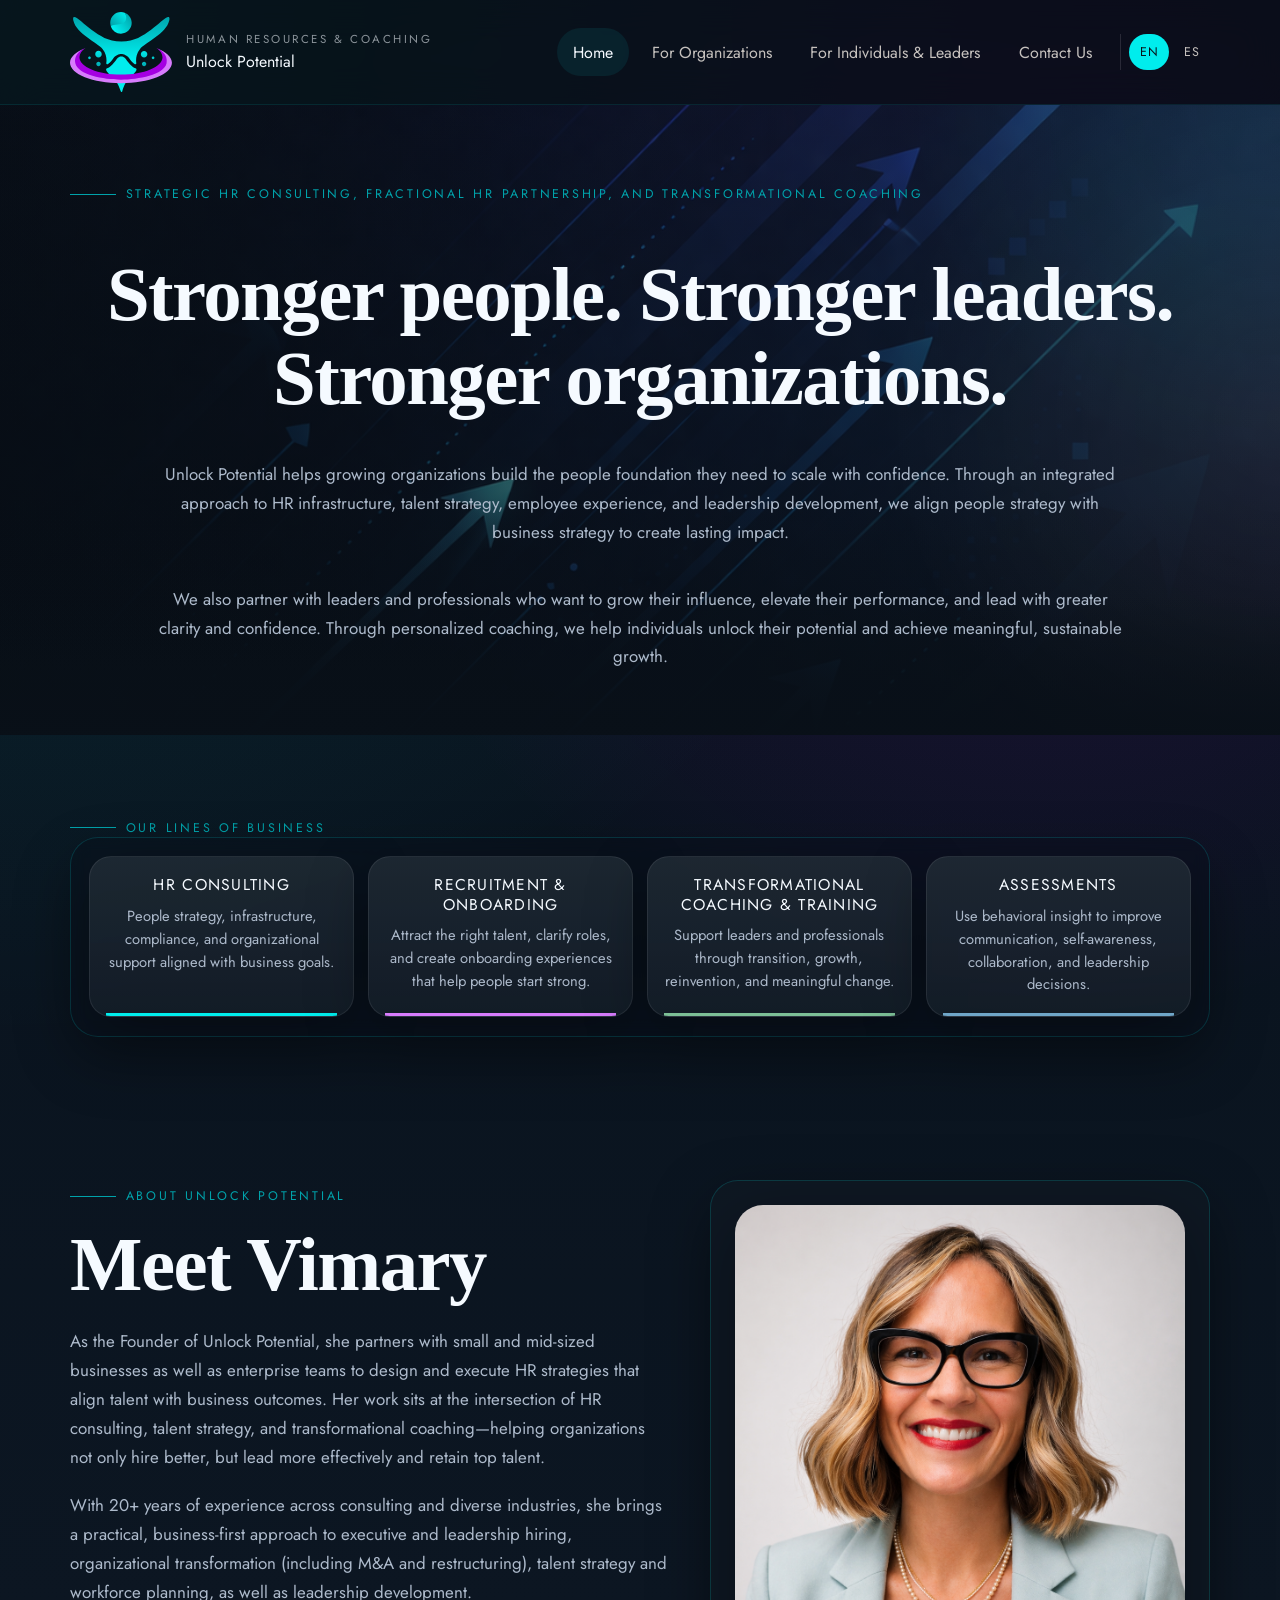
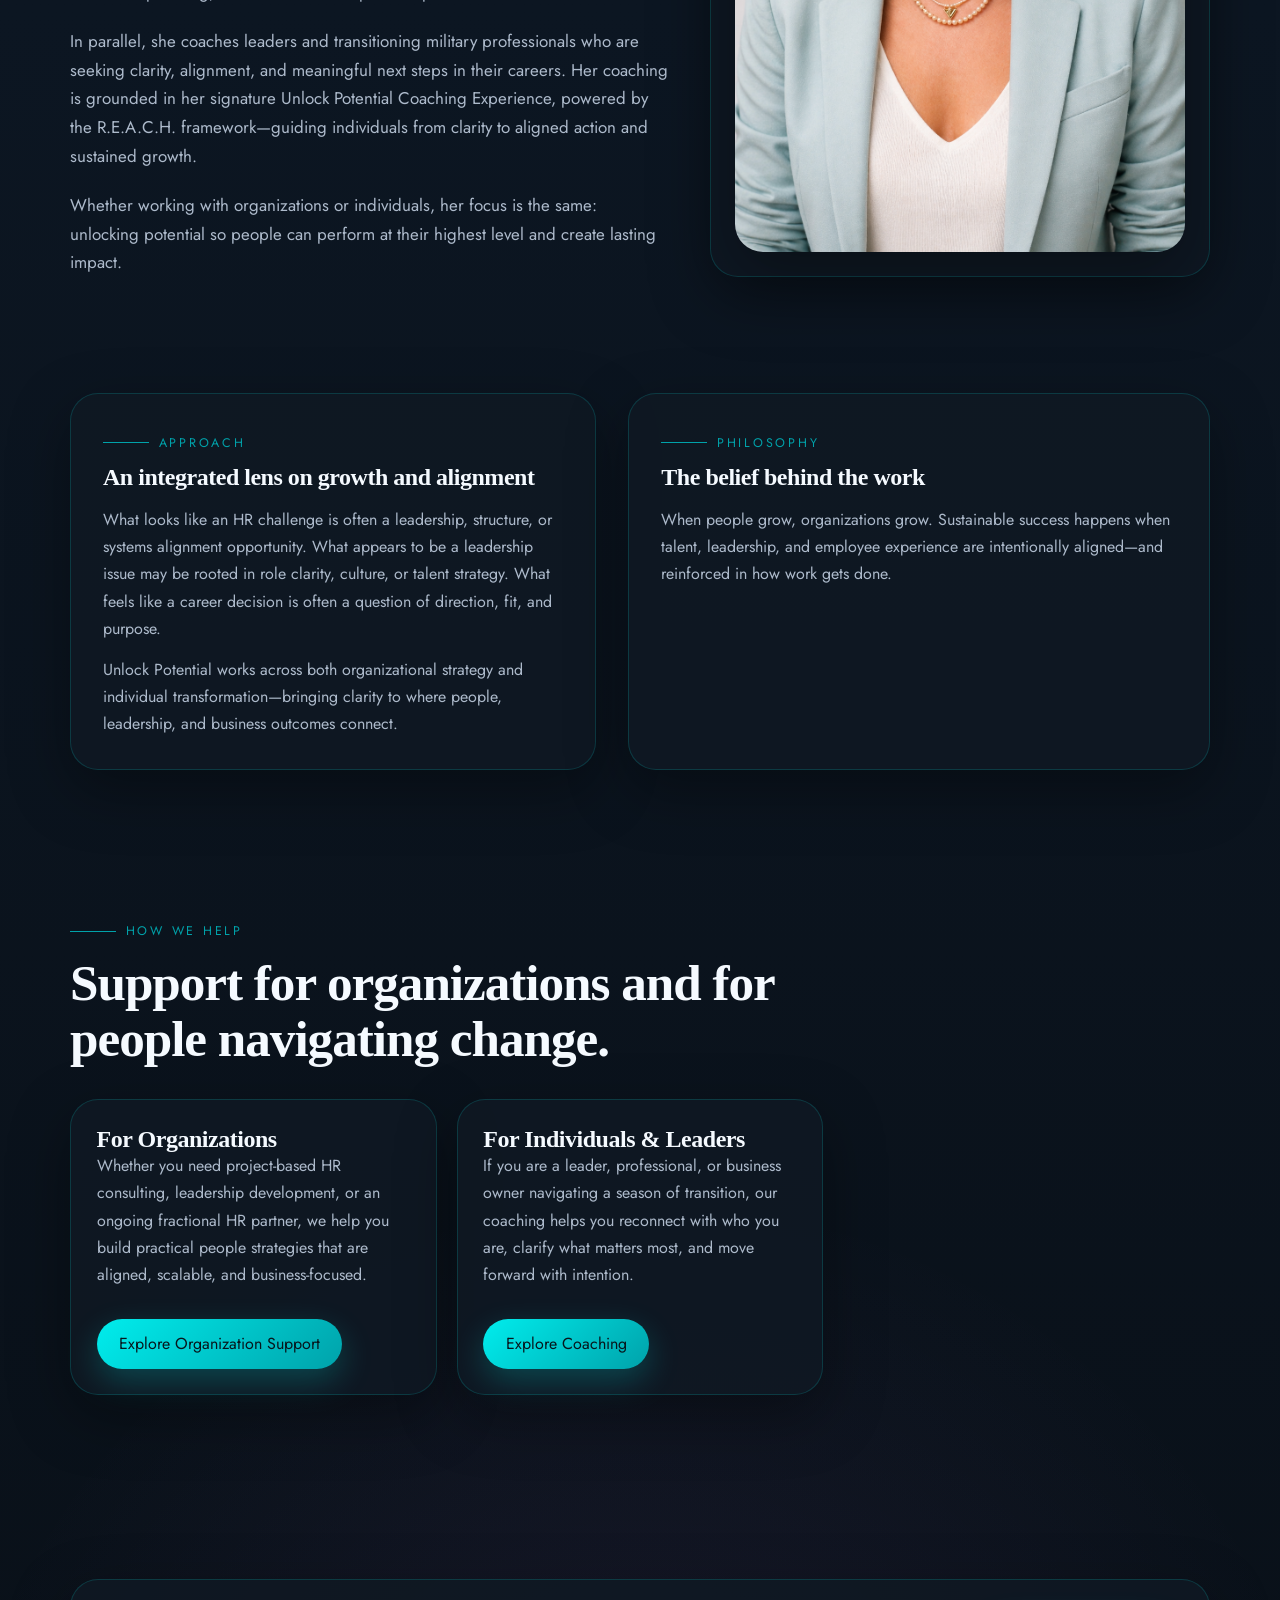
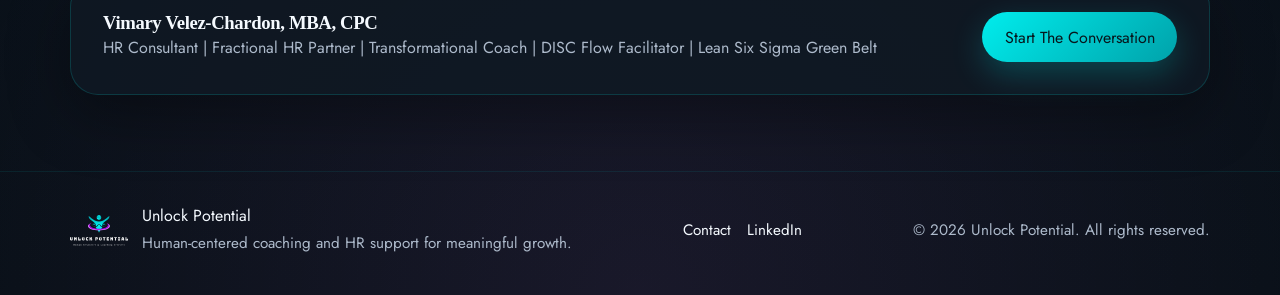
<file: index.html>
<!DOCTYPE html>
<html lang="en">
<head>
  <meta charset="utf-8">
  <meta name="viewport" content="width=device-width, initial-scale=1">
  <title>Unlock Potential | Human Resources & Coaching</title>
  <meta name="description" content="Unlock Potential helps individuals and organizations grow through human resources consulting, leadership coaching, DISC Flow assessments, and practical people strategy.">
  <link rel="alternate" hreflang="en" href="./index.html">
  <link rel="alternate" hreflang="es" href="./es/index.html">
  <link rel="icon" href="./assets/images/up_no_letters.svg" type="image/svg+xml">
  <link rel="stylesheet" href="./assets/styles/site.css">
</head>
<body data-page="home">
  <div class="page-shell">
    <div data-include="./partials/header.html"></div>

    <main>
      <section class="hero">
        <div class="container hero__grid">
          <span class="eyebrow reveal">Strategic HR Consulting, Fractional HR Partnership, and Transformational Coaching</span>
          <div class="hero__content reveal">
            <h1>Stronger people. Stronger leaders. Stronger organizations.</h1>
            <p>Unlock Potential helps growing organizations build the people foundation they need to scale with confidence. Through an integrated approach to HR infrastructure, talent strategy, employee experience, and leadership development, we align people strategy with business strategy to create lasting impact.</p>
            <p>We also partner with leaders and professionals who want to grow their influence, elevate their performance, and lead with greater clarity and confidence. Through personalized coaching, we help individuals unlock their potential and achieve meaningful, sustainable growth.</p>
            <!-- <div class="hero__actions">
              <a class="button" href="./hr-consulting.html">For Organizations</a>
              <a class="button-secondary" href="./coaching-services.html">For Individuals & Leaders</a>
            </div> -->
          </div>
        </div>
      </section>

      <section class="section">
        <div class="container">
          <div>
            <span class="eyebrow">Our Lines of Business</span>
            <div class="hero-card hero-card--ambient reveal delay-1">
              <div class="hero-card__details">
                <div class="metric-card metric-card--teal">
                  <strong>HR Consulting</strong>
                  <span>People strategy, infrastructure, compliance, and organizational support aligned with business goals.</span>
                </div>
                <div class="metric-card metric-card--purple">
                  <strong>Recruitment & Onboarding</strong>
                  <span>Attract the right talent, clarify roles, and create onboarding experiences that help people start strong.</span>
                </div>
                <div class="metric-card metric-card--green">
                  <strong>Transformational Coaching & Training</strong>
                  <span>Support leaders and professionals through transition, growth, reinvention, and meaningful change.</span>
                </div>
                <div class="metric-card metric-card--blue">
                  <strong>Assessments</strong>
                  <span>Use behavioral insight to improve communication, self-awareness, collaboration, and leadership decisions.</span>
                </div>
              </div>
            </div>
          </div>
          </div>
      </section>

       <!-- <section class="section">
        <div class="container split-section">
          <div class="section-heading reveal">
            <span class="eyebrow">About The Practice</span>
            <h2>People strategy that moves growth forward.</h2>
            <p>Your people strategy should do more than solve current situations. It should reduce risk, support growth, strengthen leadership, and create an employee experience where people can do their best work. Unlock Potential partners with organizations and individuals navigating change to bring more structure, clarity, and alignment to what comes next.</p>
          </div>
          <div class="story-panel hero-card reveal delay-1">
            <p>Led by Vimary Velez-Chardon, Unlock Potential brings together HR consulting, coaching, behavioral insight, and process improvement to support healthier organizations and stronger leadership.</p>
          </div>
        </div>
      </section>  -->

      <section class="page-hero">
        <div class="container page-hero__grid">
          <div class="reveal">
            <span class="eyebrow">About Unlock Potential</span>
            <h1>Meet Vimary</h1>
            <p>As the Founder of Unlock Potential, she partners with small and mid-sized businesses as well as enterprise teams to design and execute HR strategies that align talent with business outcomes. Her work sits at the intersection of HR consulting, talent strategy, and transformational coaching—helping organizations not only hire better, but lead more effectively and retain top talent.</p>
            <p>With 20+ years of experience across consulting and diverse industries, she brings a practical, business-first approach to executive and leadership hiring, organizational transformation (including M&A and restructuring), talent strategy and workforce planning, as well as leadership development.</p>
            <p>In parallel, she coaches leaders and transitioning military professionals who are seeking clarity, alignment, and meaningful next steps in their careers. Her coaching is grounded in her signature Unlock Potential Coaching Experience, powered by the R.E.A.C.H. framework—guiding individuals from clarity to aligned action and sustained growth.</p>
            <p>Whether working with organizations or individuals, her focus is the same: unlocking potential so people can perform at their highest level and create lasting impact.</p>
          </div>
          <div class="page-hero__panel hero-card reveal delay-1">
            <img class="wide-image page-hero__image--taller" src="./assets/images/vimary1.PNG" alt="Vimary Velez-Chardon portrait">
          </div>
        </div>
      </section>

      <section class="section">
        <div class="container split-section">
          <div class="story-panel hero-card reveal">
            <span class="eyebrow">Approach</span>
            <h2>An integrated lens on growth and alignment</h2>
            <p>What looks like an HR challenge is often a leadership, structure, or systems alignment opportunity. What appears to be a leadership issue may be rooted in role clarity, culture, or talent strategy. What feels like a career decision is often a question of direction, fit, and purpose.</p>
            <p>Unlock Potential works across both organizational strategy and individual transformation—bringing clarity to where people, leadership, and business outcomes connect.</p>
          </div>
          <div class="story-panel hero-card reveal delay-1">
            <span class="eyebrow">Philosophy</span>
            <h2>The belief behind the work</h2>
            <p>When people grow, organizations grow. Sustainable success happens when talent, leadership, and employee experience are intentionally aligned—and reinforced in how work gets done.</p>
          </div>
        </div>
      </section>





      <!-- <section class="section">
        <div class="container">
          <div class="section-heading reveal">
            <span class="eyebrow">People Strategy Framework</span>
            <h2>Four pillars. One integrated approach.</h2>
            <p>Our people strategy framework is designed to support the full employee and leadership lifecycle. Each pillar strengthens the others, so your organization builds more than isolated HR fixes. You build a stronger people ecosystem.</p>
          </div>
          <div class="info-grid">
            <article class="info-card reveal">
              <h3>HR Consulting & Infrastructure</h3>
              <p>Build the foundation your business needs to operate with confidence, reduce risk, and stay compliant.</p>
            </article>
            <article class="info-card reveal delay-1">
              <h3>Talent Strategy</h3>
              <p>Attract, assess, and place the right people in the right roles for long-term growth.</p>
            </article>
            <article class="info-card reveal delay-2">
              <h3>Employee Experience & Wellbeing</h3>
              <p>Create an environment where people feel valued, supported, and equipped to perform.</p>
            </article>
            <article class="info-card reveal">
              <h3>Leadership Development</h3>
              <p>Develop stronger managers and leaders who can communicate clearly, build trust, and drive results.</p>
            </article>
          </div>
        </div>
      </section> -->

      <section class="section">
        <div class="container">
          <div class="section-heading reveal">
            <span class="eyebrow">How We Help</span>
            <h2>Support for organizations and for people navigating change.</h2>
          </div>
          <div class="info-grid">
            <article class="info-card reveal">
              <h3>For Organizations</h3>
              <p>Whether you need project-based HR consulting, leadership development, or an ongoing fractional HR partner, we help you build practical people strategies that are aligned, scalable, and business-focused.</p>
              <div class="cta-row">
                <a class="button" href="./hr-consulting.html">Explore Organization Support</a>
              </div>
            </article>
            <article class="info-card reveal delay-1">
              <h3>For Individuals & Leaders</h3>
              <p>If you are a leader, professional, or business owner navigating a season of transition, our coaching helps you reconnect with who you are, clarify what matters most, and move forward with intention.</p>
              <div class="cta-row">
                <a class="button" href="./coaching-services.html">Explore Coaching</a>
              </div>
            </article>
          </div>
        </div>
      </section>

      <section class="section">
        <div class="container">
          <div class="cta-band hero-card reveal">
            <div>
              <h3>Vimary Velez-Chardon, MBA, CPC</h3>
              <p>HR Consultant | Fractional HR Partner | Transformational Coach | DISC Flow Facilitator | Lean Six Sigma Green Belt</p>
            </div>
            <a class="button" href="./contact-us.html">Start The Conversation</a>
          </div>
        </div>
      </section>
    </main>

    <!-- Footer -->
    <div data-include="./partials/footer.html"></div>

  </div>
  <script src="./assets/scripts/site.js"></script>
</body>
</html>
</file>
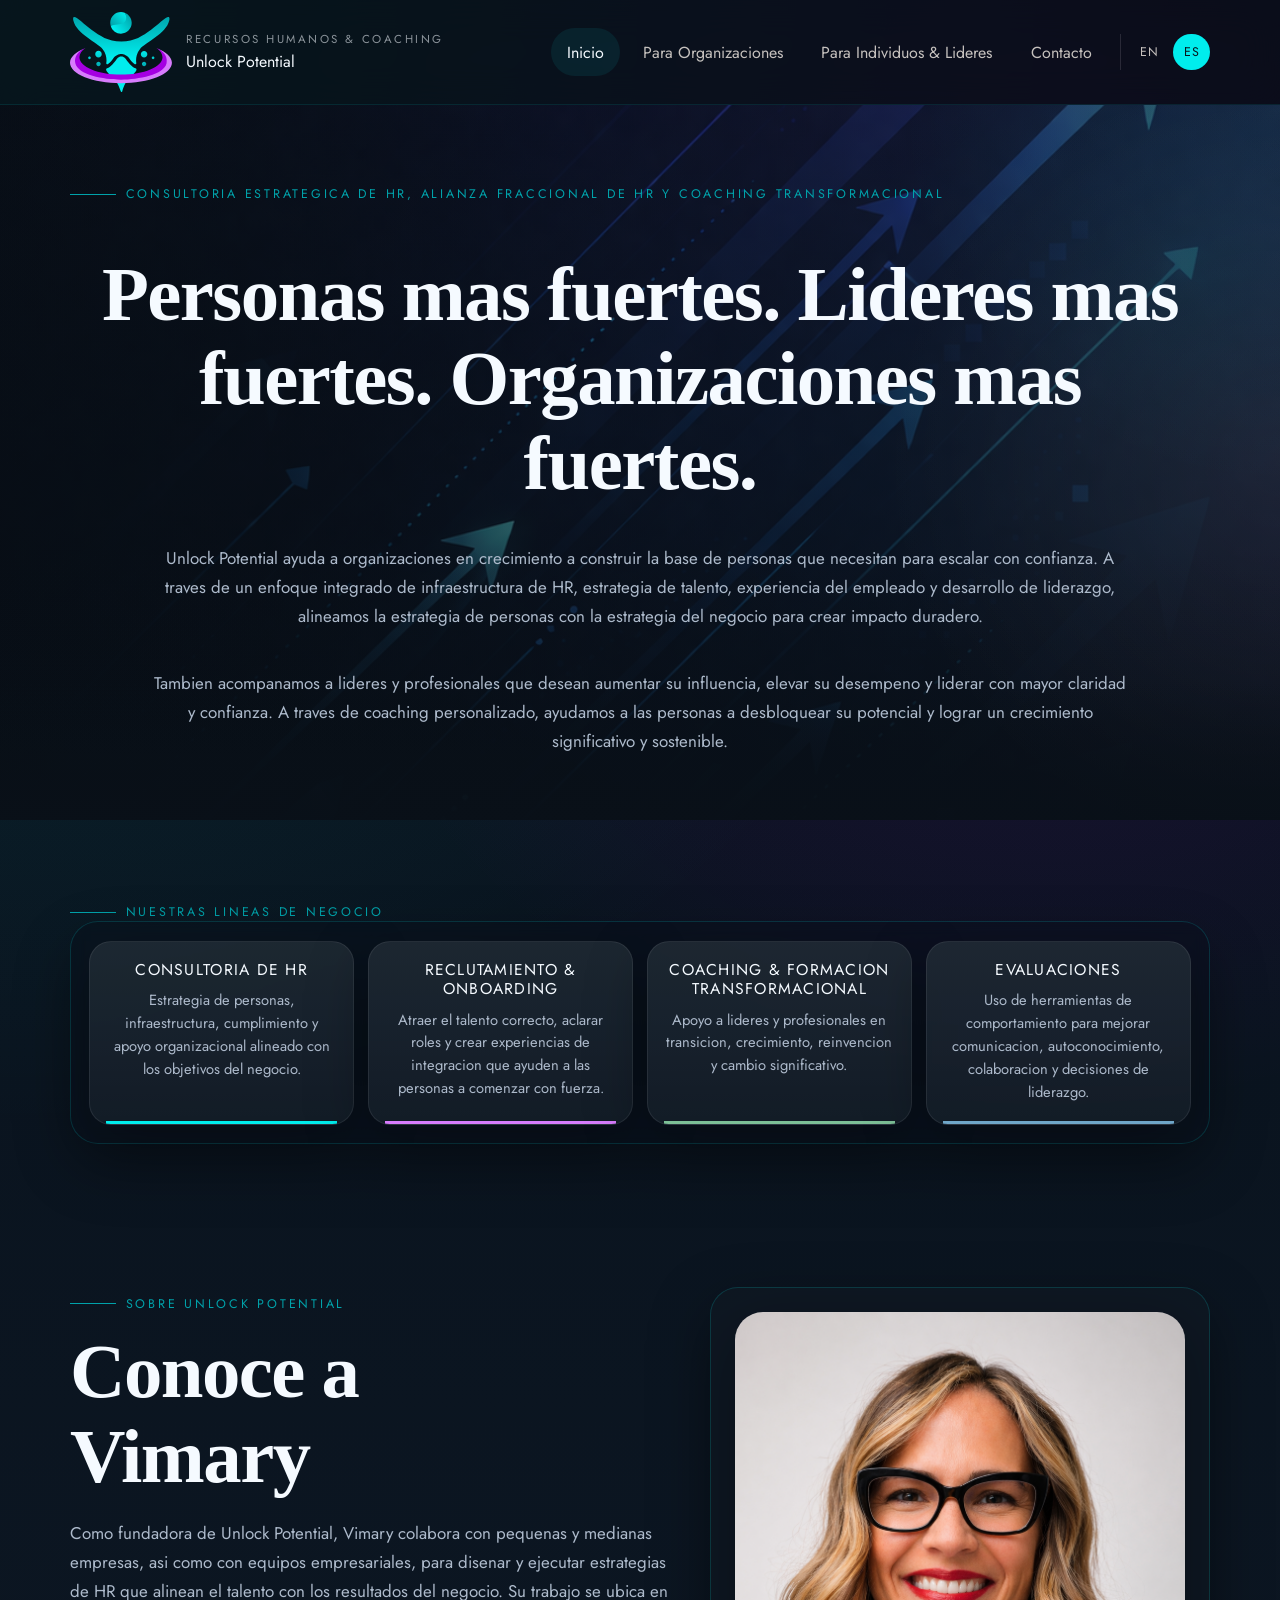
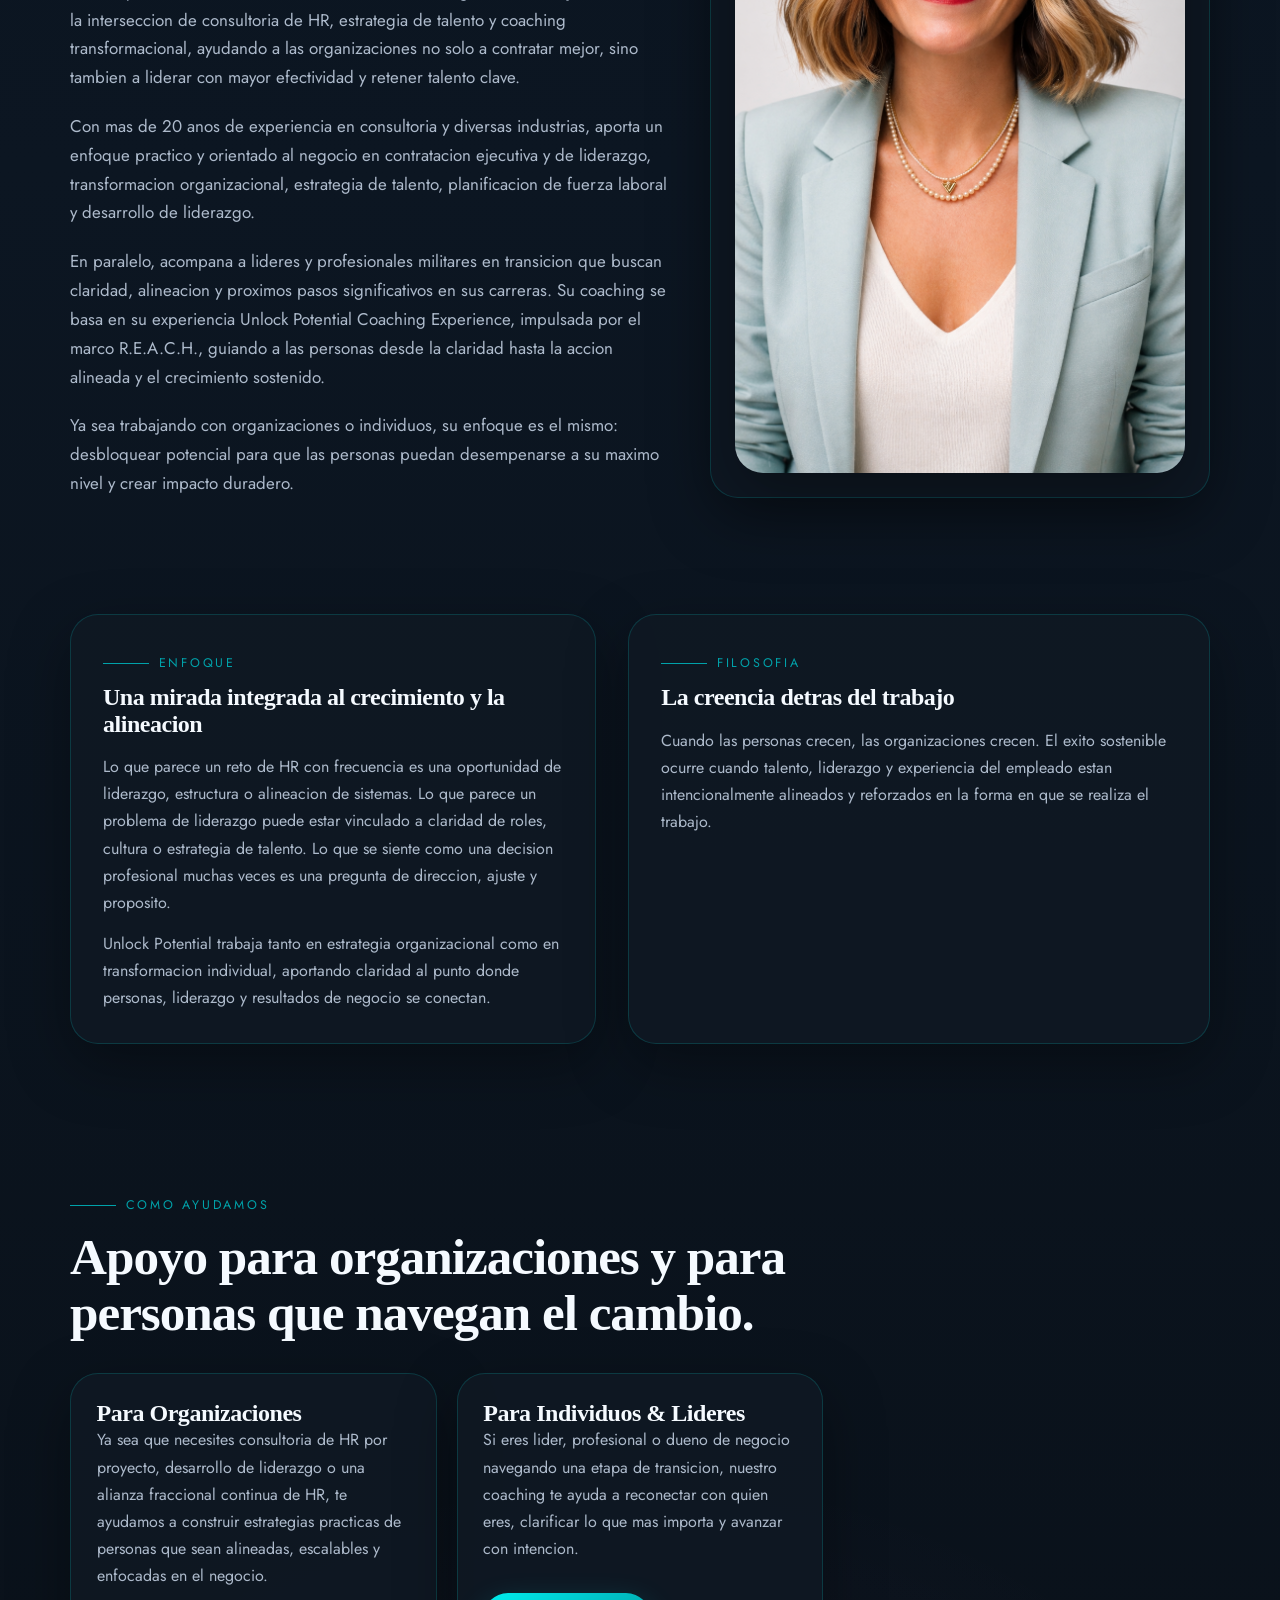
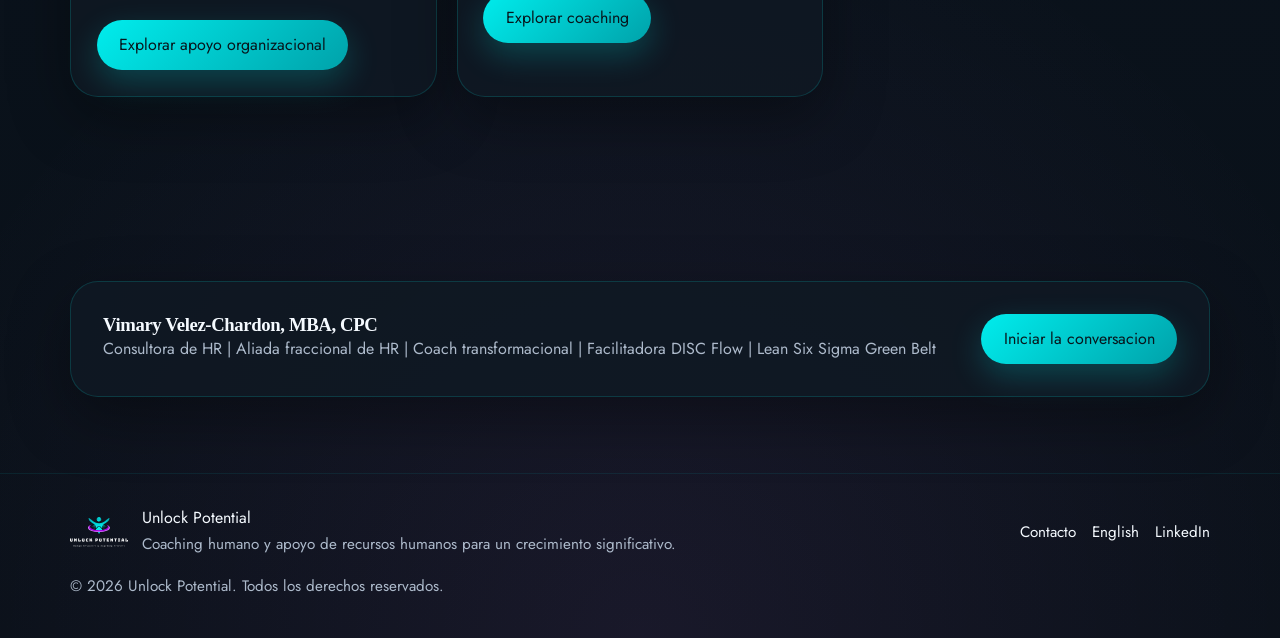
<file: es/index.html>
<!DOCTYPE html>
<html lang="es">
<head>
  <meta charset="utf-8">
  <meta name="viewport" content="width=device-width, initial-scale=1">
  <title>Unlock Potential | Recursos Humanos & Coaching</title>
  <meta name="description" content="Unlock Potential ayuda a personas y organizaciones a crecer mediante consultoria de recursos humanos, coaching transformacional, evaluaciones DISC Flow y estrategia de talento.">
  <link rel="alternate" hreflang="en" href="../index.html">
  <link rel="alternate" hreflang="es" href="./index.html">
  <link rel="icon" href="../assets/images/up_no_letters.svg" type="image/svg+xml">
  <link rel="stylesheet" href="../assets/styles/site.css">
</head>
<body data-page="home">
  <div class="page-shell">
    <div data-include="./partials/header.html"></div>

    <main>
      <section class="hero">
        <div class="container hero__grid">
          <span class="eyebrow reveal">Consultoria estrategica de HR, alianza fraccional de HR y coaching transformacional</span>
          <div class="hero__content reveal">
            <h1>Personas mas fuertes. Lideres mas fuertes. Organizaciones mas fuertes.</h1>
            <p>Unlock Potential ayuda a organizaciones en crecimiento a construir la base de personas que necesitan para escalar con confianza. A traves de un enfoque integrado de infraestructura de HR, estrategia de talento, experiencia del empleado y desarrollo de liderazgo, alineamos la estrategia de personas con la estrategia del negocio para crear impacto duradero.</p>
            <p>Tambien acompanamos a lideres y profesionales que desean aumentar su influencia, elevar su desempeno y liderar con mayor claridad y confianza. A traves de coaching personalizado, ayudamos a las personas a desbloquear su potencial y lograr un crecimiento significativo y sostenible.</p>
          </div>
        </div>
      </section>

      <section class="section">
        <div class="container">
          <div>
            <span class="eyebrow">Nuestras lineas de negocio</span>
            <div class="hero-card hero-card--ambient reveal delay-1">
              <div class="hero-card__details">
                <div class="metric-card metric-card--teal">
                  <strong>Consultoria de HR</strong>
                  <span>Estrategia de personas, infraestructura, cumplimiento y apoyo organizacional alineado con los objetivos del negocio.</span>
                </div>
                <div class="metric-card metric-card--purple">
                  <strong>Reclutamiento & Onboarding</strong>
                  <span>Atraer el talento correcto, aclarar roles y crear experiencias de integracion que ayuden a las personas a comenzar con fuerza.</span>
                </div>
                <div class="metric-card metric-card--green">
                  <strong>Coaching & Formacion Transformacional</strong>
                  <span>Apoyo a lideres y profesionales en transicion, crecimiento, reinvencion y cambio significativo.</span>
                </div>
                <div class="metric-card metric-card--blue">
                  <strong>Evaluaciones</strong>
                  <span>Uso de herramientas de comportamiento para mejorar comunicacion, autoconocimiento, colaboracion y decisiones de liderazgo.</span>
                </div>
              </div>
            </div>
          </div>
        </div>
      </section>

      <section class="page-hero">
        <div class="container page-hero__grid">
          <div class="reveal">
            <span class="eyebrow">Sobre Unlock Potential</span>
            <h1>Conoce a Vimary</h1>
            <p>Como fundadora de Unlock Potential, Vimary colabora con pequenas y medianas empresas, asi como con equipos empresariales, para disenar y ejecutar estrategias de HR que alinean el talento con los resultados del negocio. Su trabajo se ubica en la interseccion de consultoria de HR, estrategia de talento y coaching transformacional, ayudando a las organizaciones no solo a contratar mejor, sino tambien a liderar con mayor efectividad y retener talento clave.</p>
            <p>Con mas de 20 anos de experiencia en consultoria y diversas industrias, aporta un enfoque practico y orientado al negocio en contratacion ejecutiva y de liderazgo, transformacion organizacional, estrategia de talento, planificacion de fuerza laboral y desarrollo de liderazgo.</p>
            <p>En paralelo, acompana a lideres y profesionales militares en transicion que buscan claridad, alineacion y proximos pasos significativos en sus carreras. Su coaching se basa en su experiencia Unlock Potential Coaching Experience, impulsada por el marco R.E.A.C.H., guiando a las personas desde la claridad hasta la accion alineada y el crecimiento sostenido.</p>
            <p>Ya sea trabajando con organizaciones o individuos, su enfoque es el mismo: desbloquear potencial para que las personas puedan desempenarse a su maximo nivel y crear impacto duradero.</p>
          </div>
          <div class="page-hero__panel hero-card reveal delay-1">
            <img class="wide-image page-hero__image--taller" src="../assets/images/vimary1.PNG" alt="Retrato de Vimary Velez-Chardon">
          </div>
        </div>
      </section>

      <section class="section">
        <div class="container split-section">
          <div class="story-panel hero-card reveal">
            <span class="eyebrow">Enfoque</span>
            <h2>Una mirada integrada al crecimiento y la alineacion</h2>
            <p>Lo que parece un reto de HR con frecuencia es una oportunidad de liderazgo, estructura o alineacion de sistemas. Lo que parece un problema de liderazgo puede estar vinculado a claridad de roles, cultura o estrategia de talento. Lo que se siente como una decision profesional muchas veces es una pregunta de direccion, ajuste y proposito.</p>
            <p>Unlock Potential trabaja tanto en estrategia organizacional como en transformacion individual, aportando claridad al punto donde personas, liderazgo y resultados de negocio se conectan.</p>
          </div>
          <div class="story-panel hero-card reveal delay-1">
            <span class="eyebrow">Filosofia</span>
            <h2>La creencia detras del trabajo</h2>
            <p>Cuando las personas crecen, las organizaciones crecen. El exito sostenible ocurre cuando talento, liderazgo y experiencia del empleado estan intencionalmente alineados y reforzados en la forma en que se realiza el trabajo.</p>
          </div>
        </div>
      </section>

      <section class="section">
        <div class="container">
          <div class="section-heading reveal">
            <span class="eyebrow">Como ayudamos</span>
            <h2>Apoyo para organizaciones y para personas que navegan el cambio.</h2>
          </div>
          <div class="info-grid">
            <article class="info-card reveal">
              <h3>Para Organizaciones</h3>
              <p>Ya sea que necesites consultoria de HR por proyecto, desarrollo de liderazgo o una alianza fraccional continua de HR, te ayudamos a construir estrategias practicas de personas que sean alineadas, escalables y enfocadas en el negocio.</p>
              <div class="cta-row">
                <a class="button" href="./hr-consulting.html">Explorar apoyo organizacional</a>
              </div>
            </article>
            <article class="info-card reveal delay-1">
              <h3>Para Individuos & Lideres</h3>
              <p>Si eres lider, profesional o dueno de negocio navegando una etapa de transicion, nuestro coaching te ayuda a reconectar con quien eres, clarificar lo que mas importa y avanzar con intencion.</p>
              <div class="cta-row">
                <a class="button" href="./coaching-services.html">Explorar coaching</a>
              </div>
            </article>
          </div>
        </div>
      </section>

      <section class="section">
        <div class="container">
          <div class="cta-band hero-card reveal">
            <div>
              <h3>Vimary Velez-Chardon, MBA, CPC</h3>
              <p>Consultora de HR | Aliada fraccional de HR | Coach transformacional | Facilitadora DISC Flow | Lean Six Sigma Green Belt</p>
            </div>
            <a class="button" href="./contact-us.html">Iniciar la conversacion</a>
          </div>
        </div>
      </section>
    </main>

    <div data-include="./partials/footer.html"></div>
  </div>
  <script src="../assets/scripts/site.js"></script>
</body>
</html>
</file>
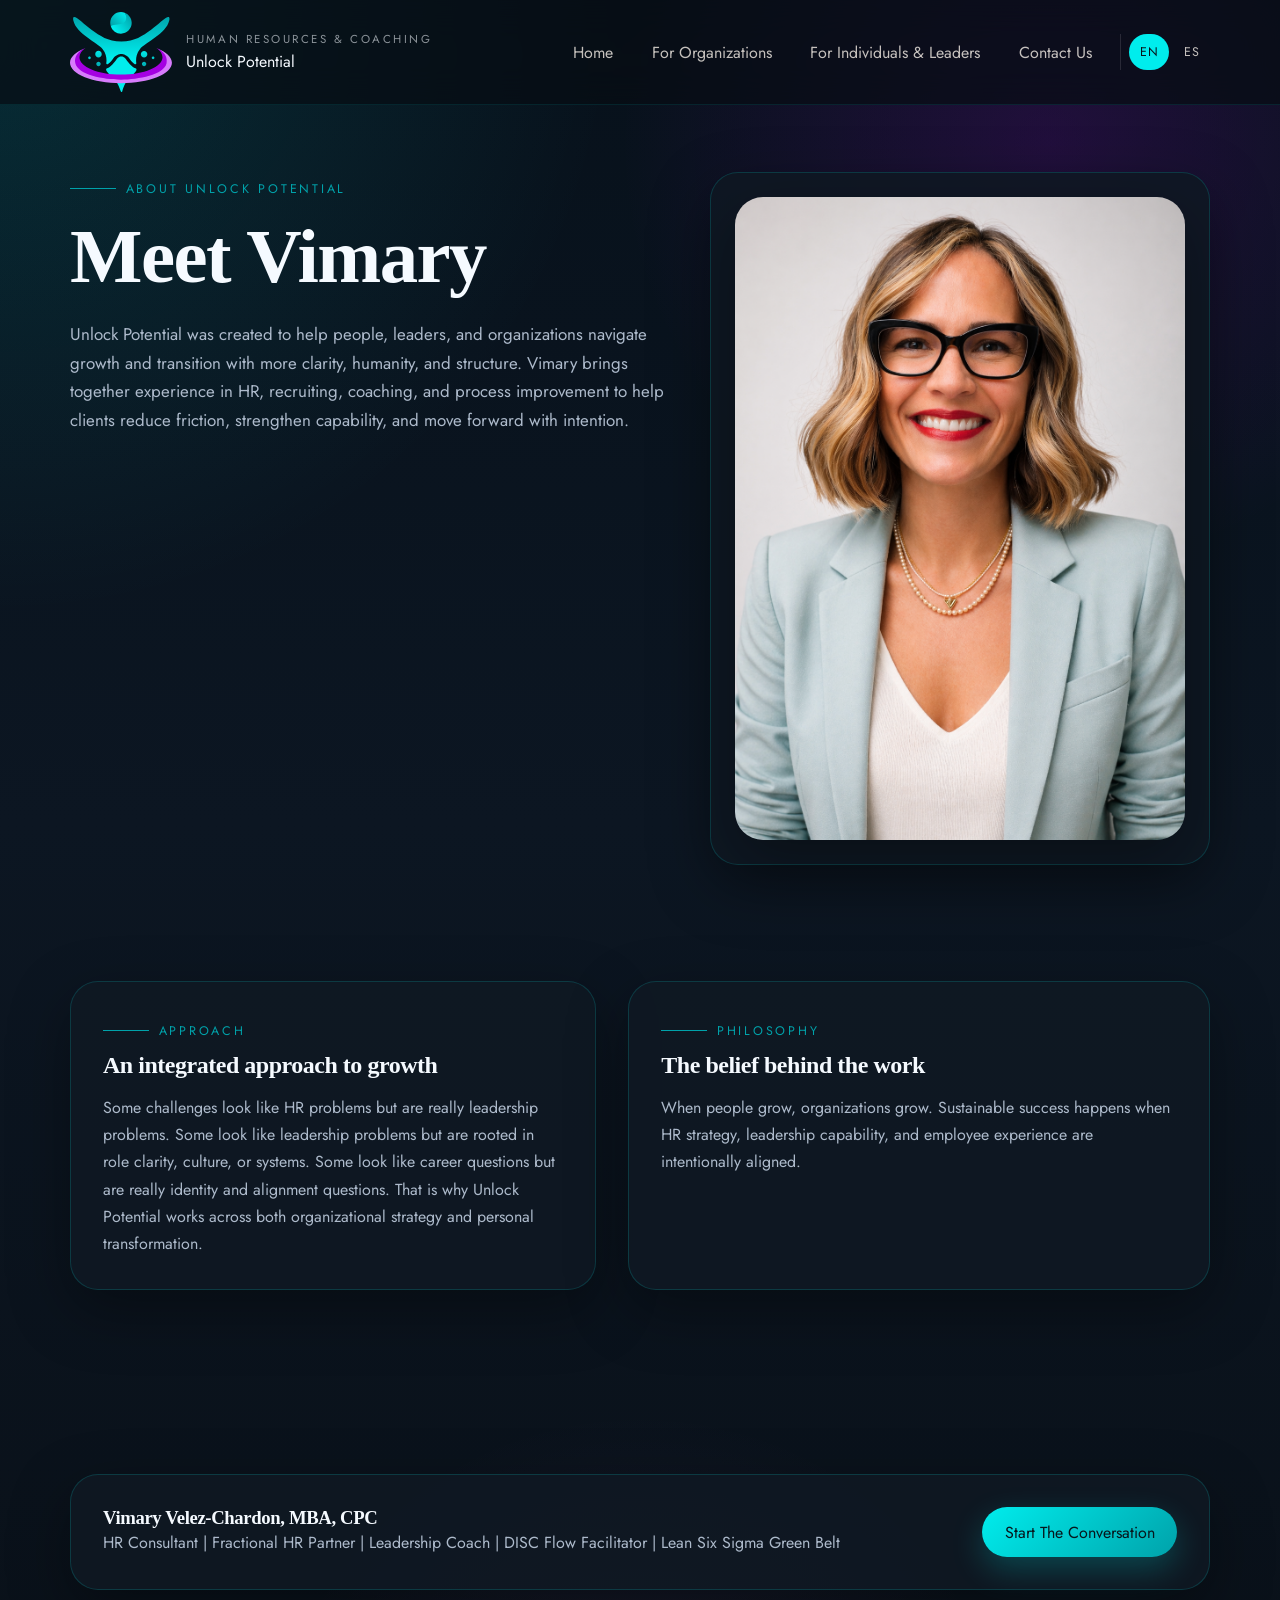
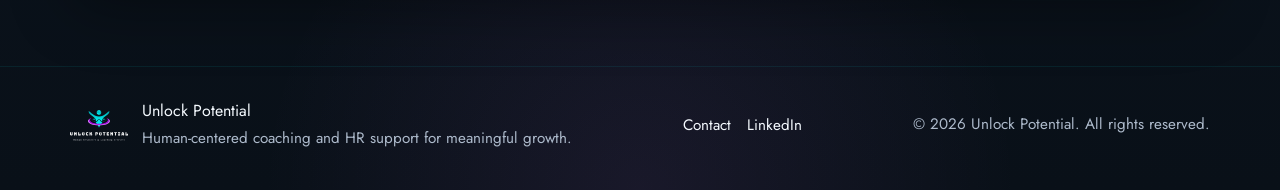
<file: about.html>
<!DOCTYPE html>
<html lang="en">
<head>
  <meta charset="utf-8">
  <meta name="viewport" content="width=device-width, initial-scale=1">
  <title>About | Unlock Potential</title>
  <meta name="description" content="Meet Vimary and learn about Unlock Potential's integrated approach to HR consulting, leadership coaching, and people strategy.">
  <link rel="alternate" hreflang="en" href="./about.html">
  <link rel="alternate" hreflang="es" href="./es/about.html">
  <link rel="icon" href="./assets/images/up_no_letters.svg" type="image/svg+xml">
  <link rel="stylesheet" href="./assets/styles/site.css">
</head>
<body data-page="about">
  <div class="page-shell">
    <div data-include="./partials/header.html"></div>

    <main>
      <section class="page-hero">
        <div class="container page-hero__grid">
          <div class="reveal">
            <span class="eyebrow">About Unlock Potential</span>
            <h1>Meet Vimary</h1>
            <p>Unlock Potential was created to help people, leaders, and organizations navigate growth and transition with more clarity, humanity, and structure. Vimary brings together experience in HR, recruiting, coaching, and process improvement to help clients reduce friction, strengthen capability, and move forward with intention.</p>
          </div>
          <div class="page-hero__panel hero-card reveal delay-1">
            <img class="wide-image page-hero__image--taller" src="./assets/images/vimary1.PNG" alt="Vimary Velez-Chardon portrait">
          </div>
        </div>
      </section>

      <section class="section">
        <div class="container split-section">
          <div class="story-panel hero-card reveal">
            <span class="eyebrow">Approach</span>
            <h2>An integrated approach to growth</h2>
            <p>Some challenges look like HR problems but are really leadership problems. Some look like leadership problems but are rooted in role clarity, culture, or systems. Some look like career questions but are really identity and alignment questions. That is why Unlock Potential works across both organizational strategy and personal transformation.</p>
          </div>
          <div class="story-panel hero-card reveal delay-1">
            <span class="eyebrow">Philosophy</span>
            <h2>The belief behind the work</h2>
            <p>When people grow, organizations grow. Sustainable success happens when HR strategy, leadership capability, and employee experience are intentionally aligned.</p>
          </div>
        </div>
      </section>

      <section class="section">
        <div class="container">
          <div class="cta-band hero-card reveal">
            <div>
              <h3>Vimary Velez-Chardon, MBA, CPC</h3>
              <p>HR Consultant | Fractional HR Partner | Leadership Coach | DISC Flow Facilitator | Lean Six Sigma Green Belt</p>
            </div>
            <a class="button" href="./contact-us.html">Start The Conversation</a>
          </div>
        </div>
      </section>
    </main>

    <div data-include="./partials/footer.html"></div>
  </div>
  <script src="./assets/scripts/site.js"></script>
</body>
</html>
</file>
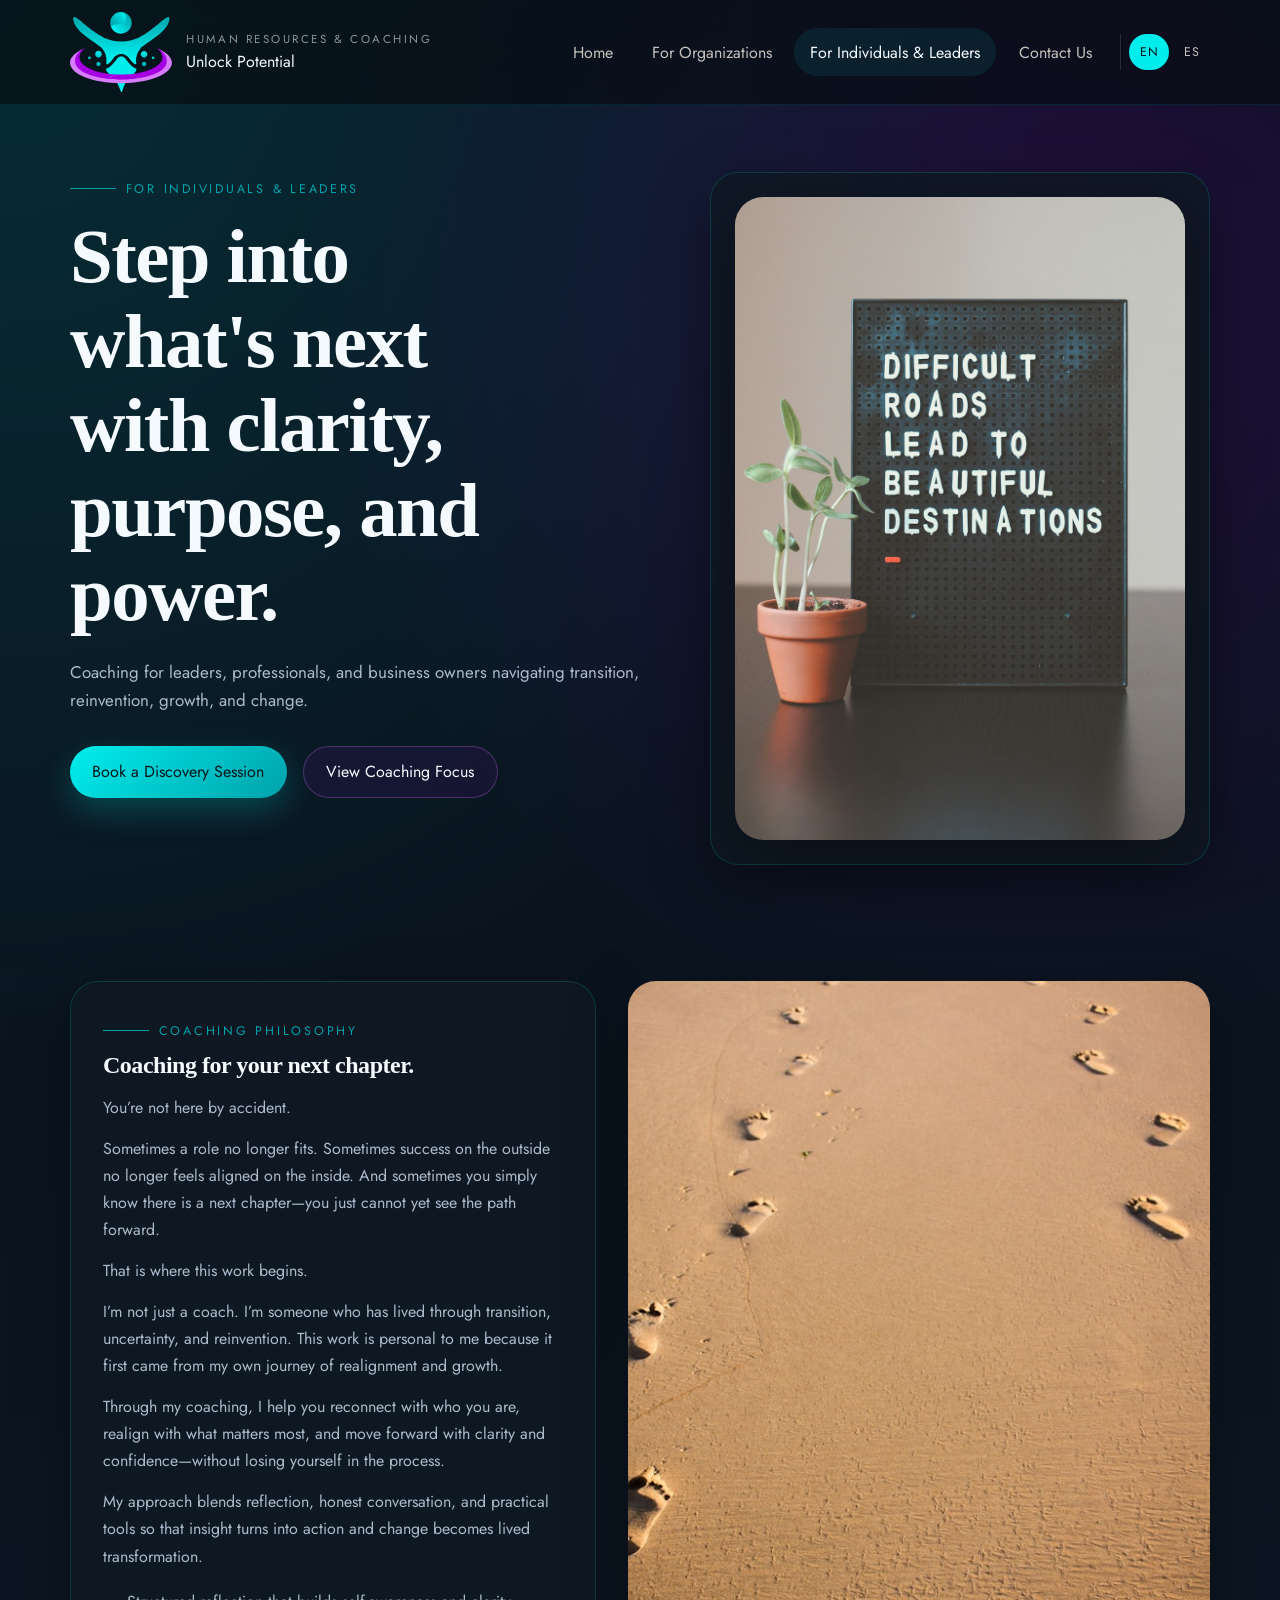
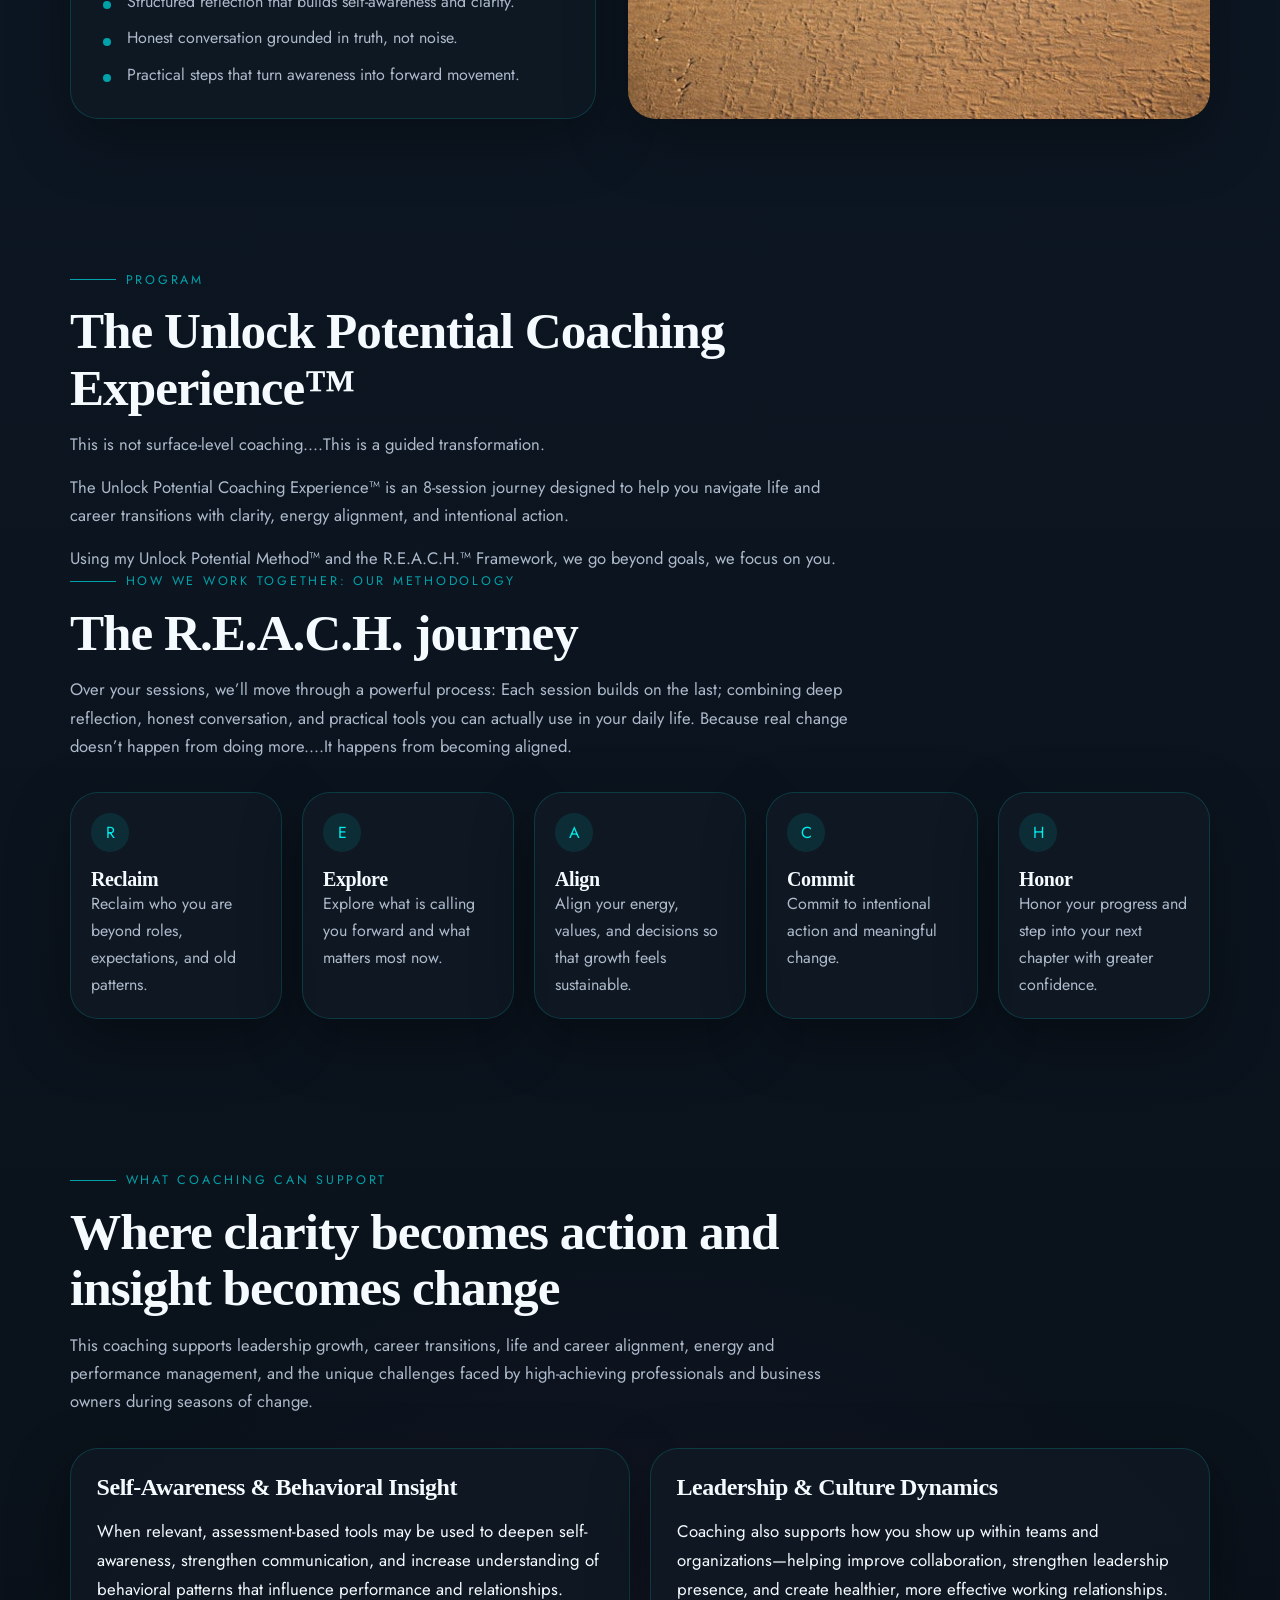
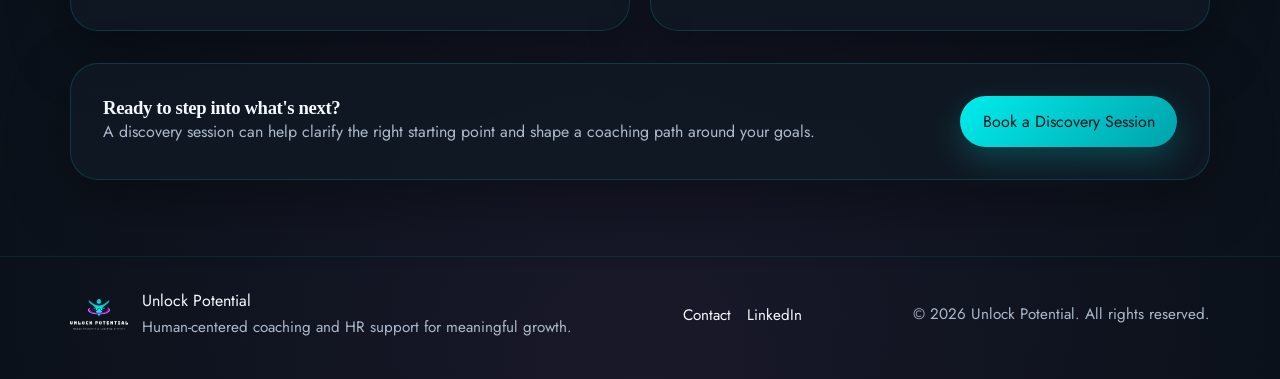
<file: coaching-services.html>
<!DOCTYPE html>
<html lang="en">
<head>
  <meta charset="utf-8">
  <meta name="viewport" content="width=device-width, initial-scale=1">
  <title>Coaching Services | Unlock Potential</title>
  <meta name="description" content="Explore life, leadership, career, energy management, business owner coaching, and DISC Flow assessment support from Unlock Potential.">
  <link rel="alternate" hreflang="en" href="./coaching-services.html">
  <link rel="alternate" hreflang="es" href="./es/coaching-services.html">
  <link rel="icon" href="./assets/images/up_no_letters.svg" type="image/svg+xml">
  <link rel="stylesheet" href="./assets/styles/site.css">
</head>
<body data-page="coaching">
  <div class="page-shell">
    <div data-include="./partials/header.html"></div>

    <main>
      <!-- Page Hero -->
      <section class="page-hero">
        <div class="container page-hero__grid">
          <div class="reveal">
            <span class="eyebrow">For Individuals & Leaders</span>
            <h1>Step into what's next with clarity, purpose, and power.</h1>
            <p>Coaching for leaders, professionals, and business owners navigating transition, reinvention, growth, and change.</p>
            <div class="hero__actions">
              <a class="button" href="./contact-us.html">Book a Discovery Session</a>
              <a class="button-secondary" href="#services">View Coaching Focus</a>
            </div>
          </div>
          <div class="page-hero__panel hero-card reveal delay-1">
            <img class="wide-image page-hero__image--taller" src="./assets/images/difficult-road.jpeg" alt="Difficult roads lead to beatiful destinations, metaphor for coaching journey">
          </div>
        </div>
      </section>

      <!-- Coaching Philosophy -->
      <section class="section">
        <div class="container split-section">
          <div class="story-panel hero-card reveal">
            <span class="eyebrow">Coaching Philosophy</span>
            <h2>Coaching for your next chapter.</h2>
            <!-- <p>Sometimes a role no longer fits. Sometimes success on the outside no longer feels aligned on the inside. And sometimes you simply know there is a next chapter, but you cannot fully see the path yet. Unlock Potential Coaching helps you reconnect with who you are, realign with what matters most, and move forward with an intentional action plan.</p> -->
            <p>You’re not here by accident.</p>
            <p>Sometimes a role no longer fits. Sometimes success on the outside no longer feels aligned on the inside. And sometimes you simply know there is a next chapter—you just cannot yet see the path forward.</p>
            <p>That is where this work begins.</p>
            <p>I’m not just a coach. I’m someone who has lived through transition, uncertainty, and reinvention. This work is personal to me because it first came from my own journey of realignment and growth.</p>
            <p>Through my coaching, I help you reconnect with who you are, realign with what matters most, and move forward with clarity and confidence—without losing yourself in the process.</p>
            <p>My approach blends reflection, honest conversation, and practical tools so that insight turns into action and change becomes lived transformation.</p>

            <ul class="story-list">
              <li>Structured reflection that builds self-awareness and clarity.</li>
              <li>Honest conversation grounded in truth, not noise.</li>
              <li>Practical steps that turn awareness into forward movement.</li>
            </ul>
          </div>
          <img class="story-image reveal delay-1" src="./assets/images/coaching-portrait.jpg" alt="Professional woman in conversation during a coaching session">
        </div>
      </section>

      <!-- Coaching Experience -->
      <section class="section" id="services">
        <div class="container">
          <div class="section-heading reveal">
            <span class="eyebrow">Program</span>
            <h2>The Unlock Potential Coaching Experience™</h2>
            <p>This is not surface-level coaching....This is a guided transformation.</p>

            <p>The Unlock Potential Coaching Experience™ is an 8-session journey designed to help you navigate life and career transitions with clarity, energy alignment, and intentional action.</p>
            <p>Using my Unlock Potential Method™ and the R.E.A.C.H.™ Framework, we go beyond goals, we focus on you.</p>
          </div>
          <div class="section-heading reveal delay-1">
            <span class="eyebrow">How We Work Together: Our Methodology</span>
            <h2>The R.E.A.C.H. journey</h2>
            <p>Over your sessions, we’ll move through a powerful process: Each session builds on the last; combining deep reflection, honest conversation, and practical tools you can actually use in your daily life. Because real change doesn’t happen from doing more....It happens from becoming aligned.</p>

          </div>
          <div class="process-grid process-grid--reach">
            <article class="process-card reveal">
              <span class="process-card__number">R</span>
              <h3>Reclaim</h3>
              <p>Reclaim who you are beyond roles, expectations, and old patterns.</p>
            </article>
            <article class="process-card reveal delay-1">
              <span class="process-card__number">E</span>
              <h3>Explore</h3>
              <p>Explore what is calling you forward and what matters most now.</p>
            </article>
            <article class="process-card reveal delay-2">
              <span class="process-card__number">A</span>
              <h3>Align</h3>
              <p>Align your energy, values, and decisions so that growth feels sustainable.</p>
            </article>
            <article class="process-card reveal delay-3">
              <span class="process-card__number">C</span>
              <h3>Commit</h3>
              <p>Commit to intentional action and meaningful change.</p>
            </article>
            <article class="process-card reveal delay-4">
              <span class="process-card__number">H</span>
              <h3>Honor</h3>
              <p>Honor your progress and step into your next chapter with greater confidence.</p>
            </article>
          </div>
        </div>
      </section>

      <!-- Focus Areas -->
      <section class="section">
        <div class="container">
          <div class="section-heading reveal">
            <span class="eyebrow">What coaching can support</span>
            <h2>Where clarity becomes action and insight becomes change</h2>
            <p>This coaching supports leadership growth, career transitions, life and career alignment, energy and performance management, and the unique challenges faced by high-achieving professionals and business owners during seasons of change.</p>
          </div>
          <div class="testimonial-grid">
            <article class="testimonial-card reveal">
              <h3>Self-Awareness & Behavioral Insight</h3>
              <blockquote>When relevant, assessment-based tools may be used to deepen self-awareness, strengthen communication, and increase understanding of behavioral patterns that influence performance and relationships.</blockquote>
            </article>
            <article class="testimonial-card reveal delay-1">
              <h3>Leadership & Culture Dynamics</h3>
              <blockquote>Coaching also supports how you show up within teams and organizations—helping improve collaboration, strengthen leadership presence, and create healthier, more effective working relationships.</blockquote>
            </article>








          </div>
          <div class="cta-band hero-card reveal delay-2">
            <div>
              <h3>Ready to step into what's next?</h3>
              <p>A discovery session can help clarify the right starting point and shape a coaching path around your goals.</p>
            </div>
            <a class="button" href="./contact-us.html">Book a Discovery Session</a>
          </div>
        </div>
      </section>
    </main>

    <!-- Footer -->
    <div data-include="./partials/footer.html"></div>
    
  </div>
  <script src="./assets/scripts/site.js"></script>
</body>
</html>
</file>
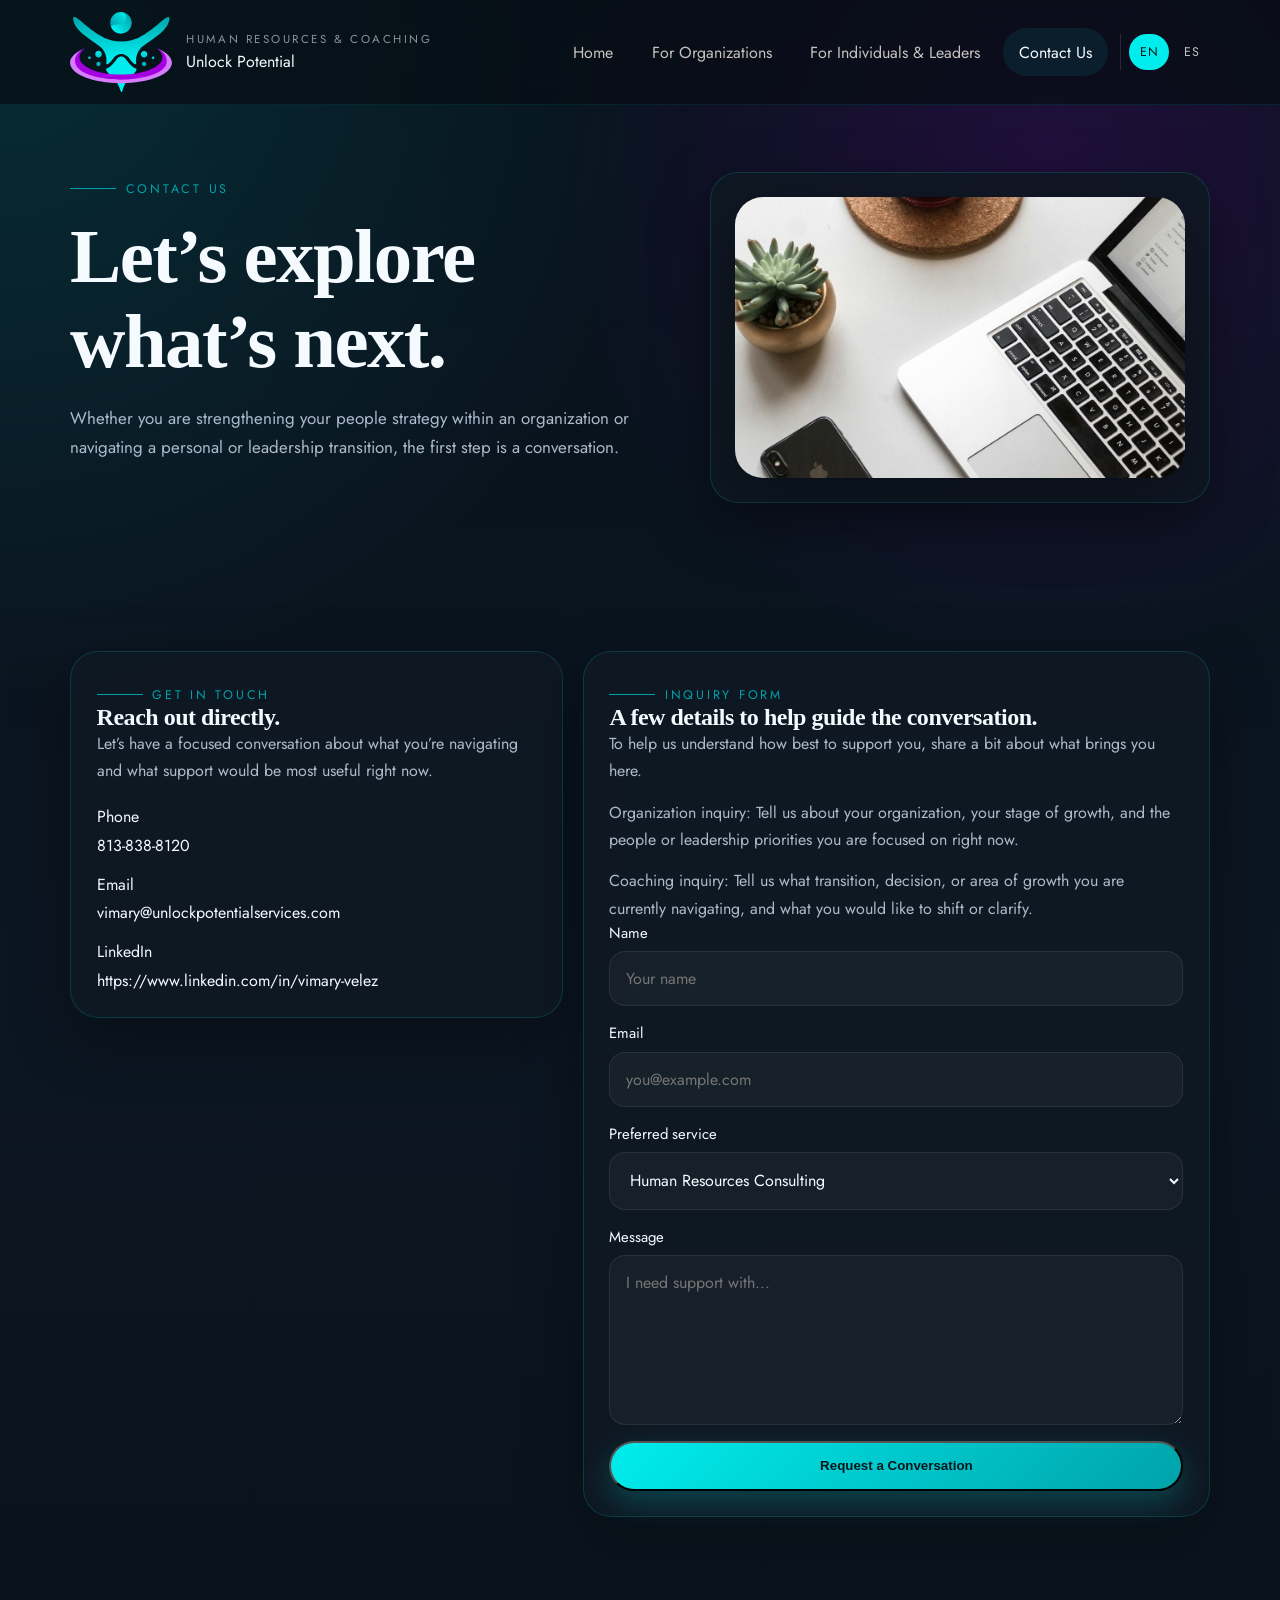
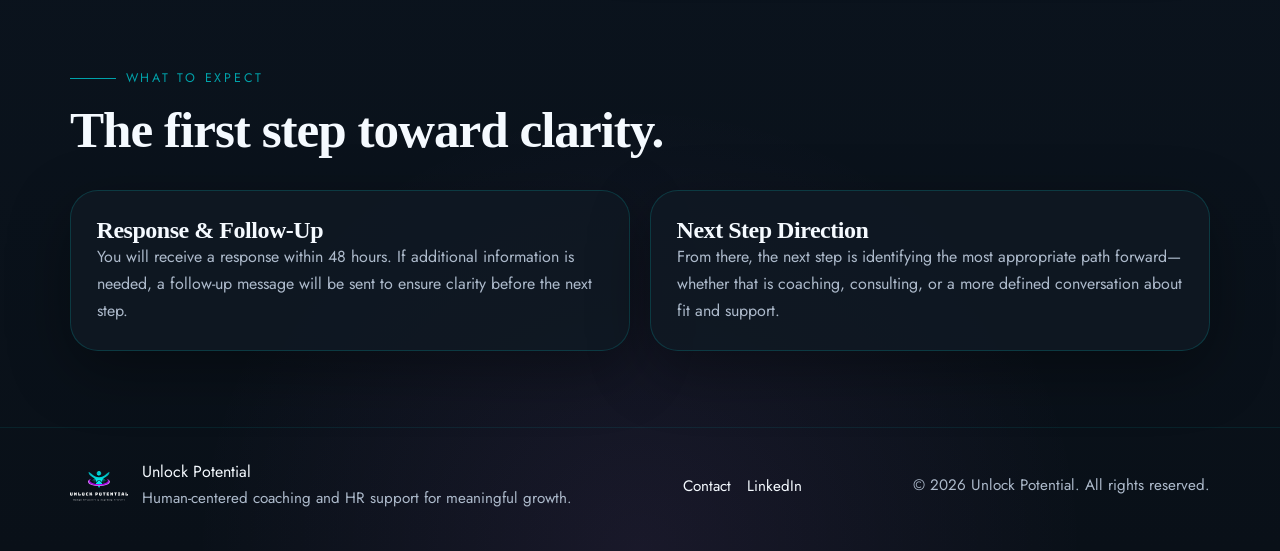
<file: contact-us.html>
<!DOCTYPE html>
<html lang="en">
<head>
  <meta charset="utf-8">
  <meta name="viewport" content="width=device-width, initial-scale=1">
  <title>Contact Us | Unlock Potential</title>
  <meta name="description" content="Contact Unlock Potential for HR consulting, coaching support, discovery sessions, and collaboration opportunities.">
  <link rel="alternate" hreflang="en" href="./contact-us.html">
  <link rel="alternate" hreflang="es" href="./es/contact-us.html">
  <link rel="icon" href="./assets/images/up_no_letters.svg" type="image/svg+xml">
  <link rel="stylesheet" href="./assets/styles/site.css">
</head>
<body data-page="contact">
  <div class="page-shell">
    <div data-include="./partials/header.html"></div>

    <main>
      <!-- Page Hero -->
      <section class="page-hero">
        <div class="container page-hero__grid">
          <div class="reveal">
            <span class="eyebrow">Contact Us</span>
            <h1>Let’s explore what’s next.</h1>
            <p>Whether you are strengthening your people strategy within an organization or navigating a personal or leadership transition, the first step is a conversation.</p>
          </div>

          <div class="page-hero__panel hero-card reveal delay-1">
            <img class="wide-image" src="./assets/images/contact-desk.jpg" alt="Welcoming desk setup for a professional consultation">
          </div>
        </div>
      </section>

      <!-- Contact Grid -->
      <section class="section">
        <div class="container contact-grid">
          <article class="contact-card reveal">
            <span class="eyebrow">Get In Touch</span>
            <h2>Reach out directly.</h2>
            <p>Let’s have a focused conversation about what you’re navigating and what support would be most useful right now.</p>
            <div class="contact-list">
              <div class="contact-item">
                <strong>Phone</strong>
                <a href="tel:8138388120">813-838-8120</a>
              </div>
              <div class="contact-item">
                <strong>Email</strong>
                <a href="mailto:vimary@unlockpotentialservices.com">vimary@unlockpotentialservices.com</a>
              </div>
              <div class="contact-item">
                <strong>LinkedIn</strong>
                <a href="https://www.linkedin.com/in/vimary-velez" target="_blank" rel="noreferrer">https://www.linkedin.com/in/vimary-velez</a>
              </div>
            </div>
          </article>

          <article class="contact-card reveal delay-1">
            <span class="eyebrow">Inquiry Form</span>
            <h2>A few details to help guide the conversation.</h2>
            <p>To help us understand how best to support you, share a bit about what brings you here.</p>

            <p>Organization inquiry: Tell us about your organization, your stage of growth, and the people or leadership priorities you are focused on right now.</p>
            <p>Coaching inquiry: Tell us what transition, decision, or area of growth you are currently navigating, and what you would like to shift or clarify.</p>
            
            <form class="contact-form">
              <div class="field">
                <label for="name">Name</label>
                <input id="name" name="name" type="text" placeholder="Your name">
              </div>
              <div class="field">
                <label for="email">Email</label>
                <input id="email" name="email" type="email" placeholder="you@example.com">
              </div>
              <div class="field">
                <label for="service">Preferred service</label>
                <select id="service" name="service">
                  <option>Human Resources Consulting</option>
                  <option>Fractional HR Partnership</option>
                  <option>Recruiting & Onboarding</option>
                  <option>Transformational Coaching</option>
                  <option>Leadership Training</option>
                  <option>Assessments</option>
                  <option>Other</option>
                </select>
              </div>
              <div class="field">
                <label for="message">Message</label>
                <textarea id="message" name="message" placeholder="I need support with..."></textarea>
              </div>
              <button class="button" type="button">Request a Conversation</button>
              <!-- <p class="form-note">No pressure. Just a focused conversation about what support would be most useful right now.</p> -->
            </form>
          </article>
        </div>
      </section>

      <!-- What To Expect -->
      <section class="section">
        <div class="container">
          <div class="section-heading reveal">
            <span class="eyebrow">What To Expect</span>
            <h2>The first step toward clarity.</h2>
          </div>
          <!-- <div class="faq-grid">
            <article class="faq-card reveal">
              <h3>What should I include in my message?</h3>
              <p>Share what challenge you are facing, what outcome you want, and where you feel stuck.</p>
            </article>
            <article class="faq-card reveal delay-1">
              <h3>Who is this for?</h3>
              <p>Organizations building stronger people systems and individuals navigating personal, professional, or leadership transition.</p>
            </article>
            <article class="faq-card reveal">
              <h3>Can coaching and HR consulting be combined?</h3>
              <p>Yes. One of the strengths of the practice is integrating human-centered coaching with practical organizational insight when that blend is useful.</p>
            </article>
            <article class="faq-card reveal delay-1">
              <h3>What happens after the first conversation?</h3>
              <p>The next step is a tailored recommendation around focus area, engagement style, and the most useful place to begin.</p>
            </article>
          </div> -->

          <div class="faq-grid">
            <article class="faq-card reveal">
              <h3>Response & Follow-Up</h3>
              <p>You will receive a response within 48 hours.
If additional information is needed, a follow-up message will be sent to ensure clarity before the next step.</p>
            </article>
            <article class="faq-card reveal delay-1">
              <h3>Next Step Direction</h3>
              <p>From there, the next step is identifying the most appropriate path forward—whether that is coaching, consulting, or a more defined conversation about fit and support.</p>
            </article>
          </div>
        </div>
      </section>
    </main>

    <!-- Footer -->
    <div data-include="./partials/footer.html"></div>
    
  </div>
  <script src="./assets/scripts/site.js"></script>
</body>
</html>
</file>
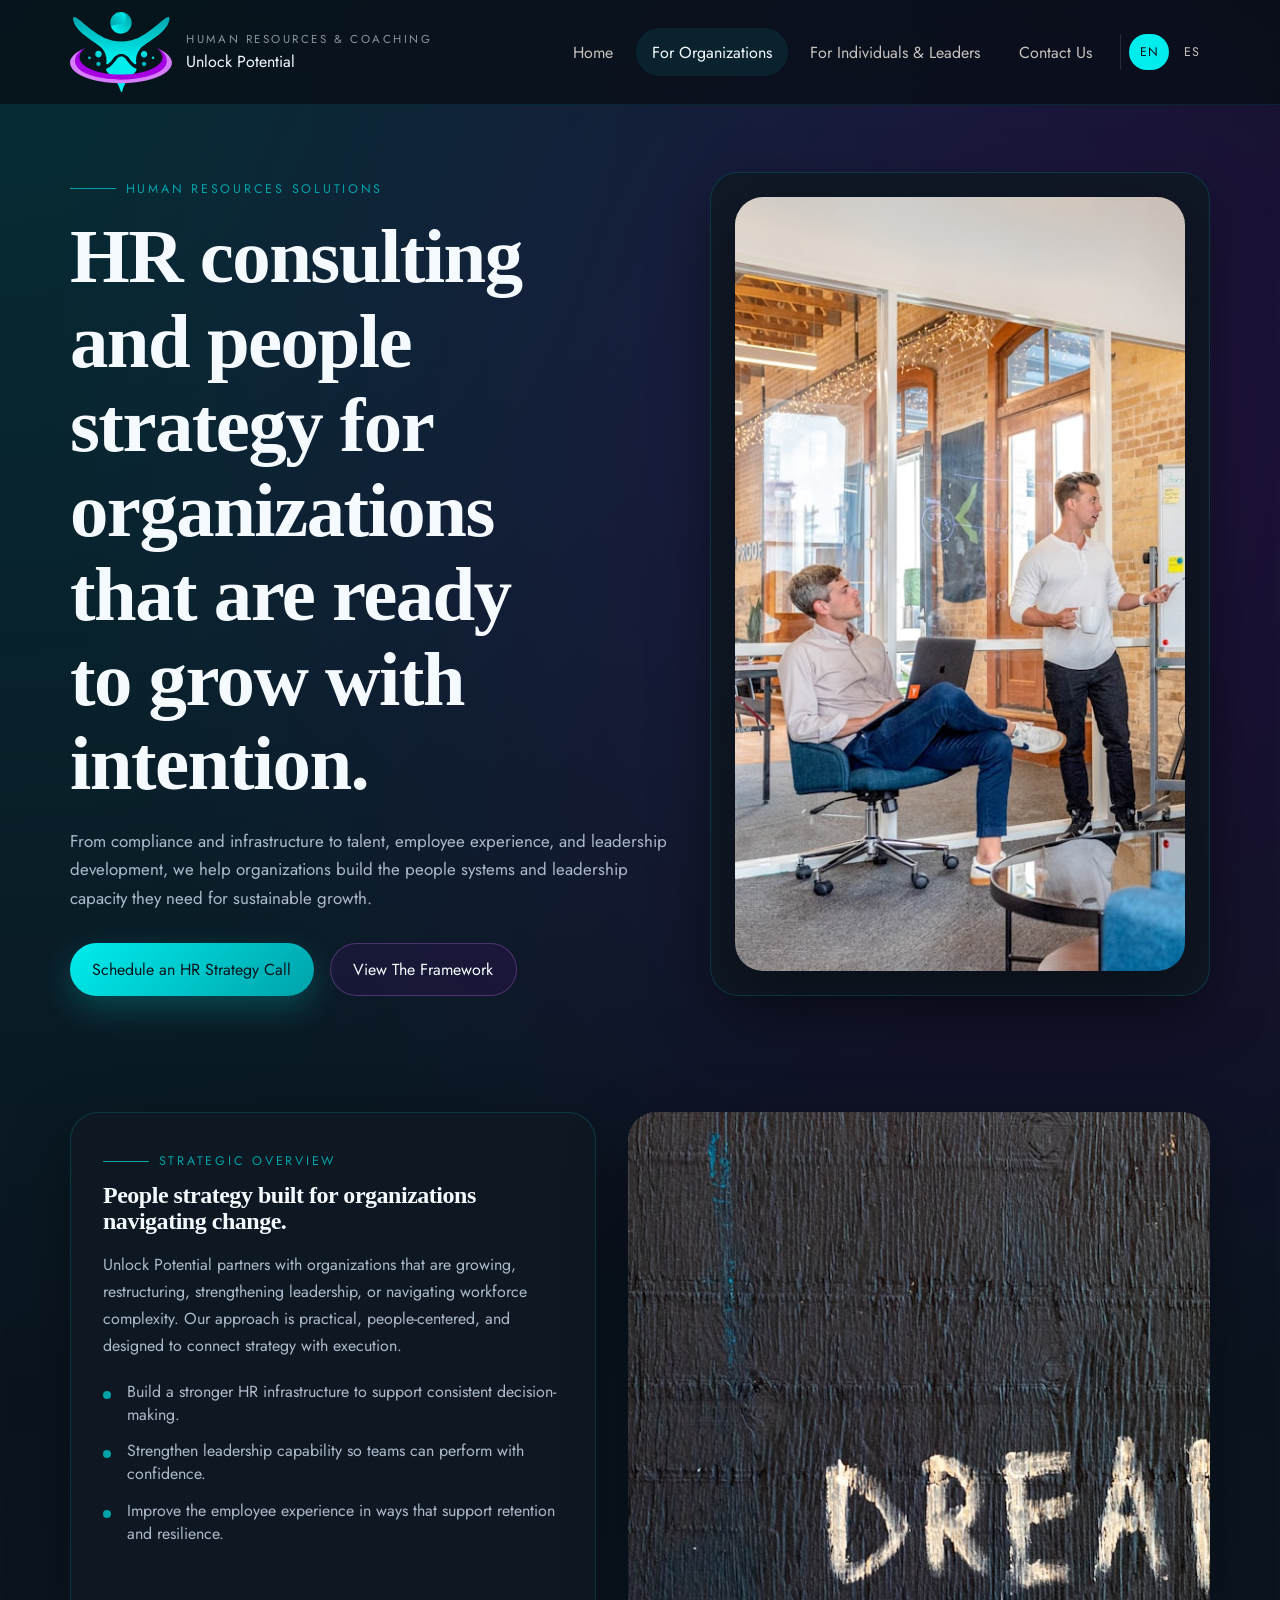
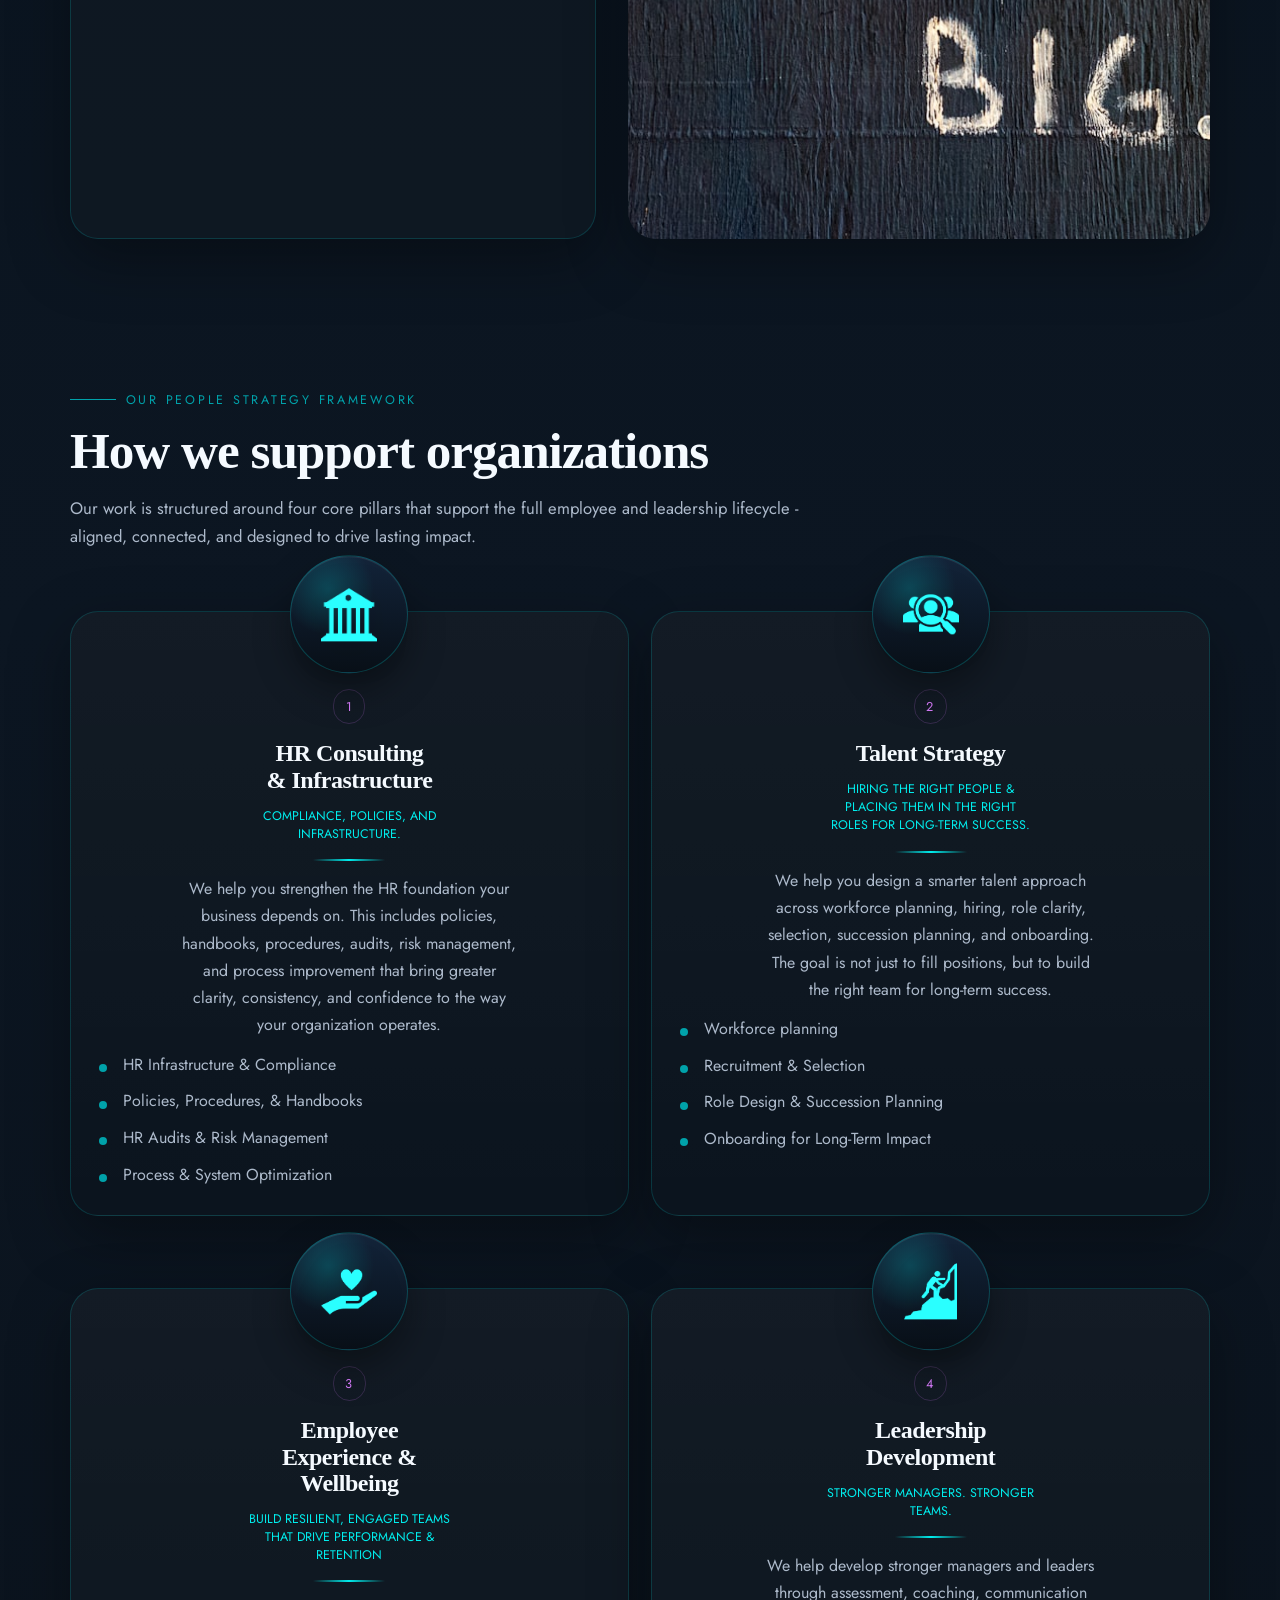
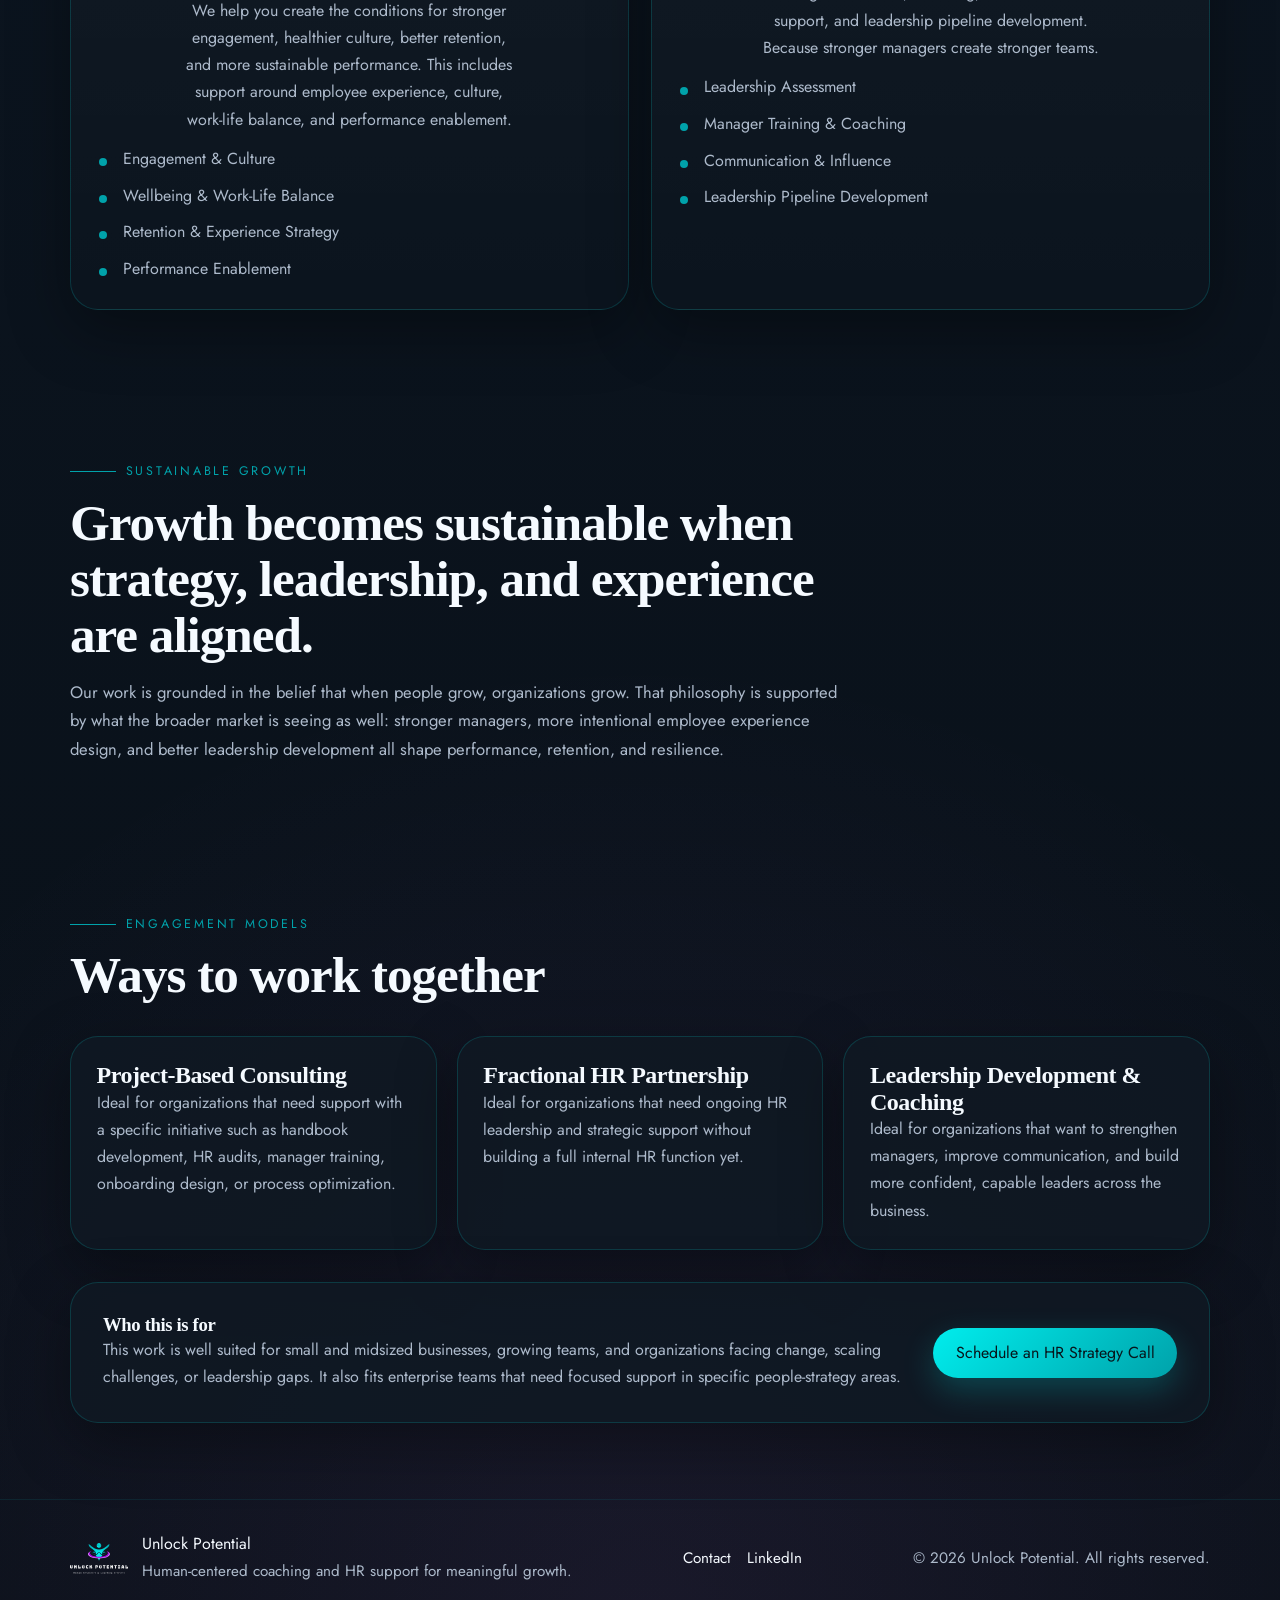
<file: hr-consulting.html>
<!DOCTYPE html>
<html lang="en">
<head>
  <meta charset="utf-8">
  <meta name="viewport" content="width=device-width, initial-scale=1">
  <title>Human Resources Solutions | Unlock Potential</title>
  <meta name="description" content="Strategic HR consulting and leadership support for organizations navigating growth, change, workforce challenges, and transformation.">
  <link rel="alternate" hreflang="en" href="./hr-consulting.html">
  <link rel="alternate" hreflang="es" href="./es/hr-consulting.html">
  <link rel="icon" href="./assets/images/up_no_letters.svg" type="image/svg+xml">
  <link rel="stylesheet" href="./assets/styles/site.css">
</head>
<body data-page="hr">
  <div class="page-shell">
    <div data-include="./partials/header.html"></div>

    <main>
      <!-- Page Hero -->
      <section class="page-hero">
        <div class="container page-hero__grid">
          <div class="reveal">
            <span class="eyebrow">Human Resources Solutions</span>
            <h1>HR consulting and people strategy for organizations that are ready to grow with intention.</h1>
            <p>From compliance and infrastructure to talent, employee experience, and leadership development, we help organizations build the people systems and leadership capacity they need for sustainable growth.</p>
            <div class="hero__actions">
              <a class="button" href="./contact-us.html">Schedule an HR Strategy Call</a>
              <a class="button-secondary" href="#framework">View The Framework</a>
            </div>
          </div>
          <div class="page-hero__panel hero-card reveal delay-1">
            <img class="wide-image wide-image--left" src="./assets/images/team-session.jpg" alt="Leadership team in a strategic planning session">
          </div>
        </div>
      </section>

      <!-- Strategic Overview -->
      <section class="section">
        <div class="container split-section">
          <div class="story-panel hero-card reveal">
            <span class="eyebrow">Strategic Overview</span>
            <h2>People strategy built for organizations navigating change.</h2>
            <p>Unlock Potential partners with organizations that are growing, restructuring, strengthening leadership, or navigating workforce complexity. Our approach is practical, people-centered, and designed to connect strategy with execution.</p>
            <ul class="story-list">
              <li>Build a stronger HR infrastructure to support consistent decision-making.</li>
              <li>Strengthen leadership capability so teams can perform with confidence.</li>
              <li>Improve the employee experience in ways that support retention and resilience.</li>
            </ul>
          </div>
          <img class="story-image story-image--right reveal delay-1" src="./assets/images/hero-coaching.jpg" alt="Professional consultation focused on people strategy">
        </div>
      </section>

      <!-- People Strategy Framework -->
      <section class="section" id="framework">
        <div class="container">
          <div class="section-heading reveal">
            <span class="eyebrow">Our People Strategy Framework</span>
            <h2>How we support organizations</h2>
            <p>Our work is structured around four core pillars that support the full employee and leadership lifecycle - aligned, connected, and designed to drive lasting impact.</p>
          </div>
          <div class="services-grid services-grid--pillars">
            <article class="service-card pillar-card reveal">
              <div class="pillar-card__icon-shell">
                <img class="pillar-card__icon" src="./assets/images/pilar1.png" alt="HR Consulting and Infrastructure icon">
              </div>
              <span class="service-card__tag pillar-card__tag">1</span>
              <h3>HR Consulting & Infrastructure</h3>
              <h5>COMPLIANCE, POLICIES, AND INFRASTRUCTURE.</h5>
              <span class="pillar-card__divider" aria-hidden="true"></span>
              <p>We help you strengthen the HR foundation your business depends on. This includes policies, handbooks, procedures, audits, risk management, and process improvement that bring greater clarity, consistency, and confidence to the way your organization operates.</p>
              <ul class="detail-list">
                <li>HR Infrastructure & Compliance</li>
                <li>Policies, Procedures, & Handbooks</li>
                <li>HR Audits & Risk Management</li>
                <li>Process & System Optimization</li>
              </ul>
            </article>
            <article class="service-card pillar-card reveal delay-1">
              <div class="pillar-card__icon-shell">
                <img class="pillar-card__icon" src="./assets/images/pilar2.png" alt="Talent Strategy icon">
              </div>
              <span class="service-card__tag pillar-card__tag">2</span>
              <h3>Talent Strategy</h3>
              <h5>HIRING THE RIGHT PEOPLE & PLACING THEM IN THE RIGHT ROLES FOR LONG-TERM SUCCESS.</h5>
              <span class="pillar-card__divider" aria-hidden="true"></span>
              <p>We help you design a smarter talent approach across workforce planning, hiring, role clarity, selection, succession planning, and onboarding. The goal is not just to fill positions, but to build the right team for long-term success.</p>
              <ul class="detail-list">
                <li>Workforce planning</li>
                <li>Recruitment & Selection</li>
                <li>Role Design & Succession Planning</li>
                <li>Onboarding for Long-Term Impact</li>
              </ul>
            </article>
            <article class="service-card pillar-card reveal delay-2">
              <div class="pillar-card__icon-shell">
                <img class="pillar-card__icon" src="./assets/images/pilar3.png" alt="Employee Experience and Wellbeing icon">
              </div>
              <span class="service-card__tag pillar-card__tag">3</span>
              <h3>Employee Experience & Wellbeing</h3>
              <h5>BUILD RESILIENT, ENGAGED TEAMS THAT DRIVE PERFORMANCE & RETENTION</h5>
              <span class="pillar-card__divider" aria-hidden="true"></span>
              <p>We help you create the conditions for stronger engagement, healthier culture, better retention, and more sustainable performance. This includes support around employee experience, culture, work-life balance, and performance enablement.</p>
              <ul class="detail-list">
                <li>Engagement & Culture</li>
                <li>Wellbeing & Work-Life Balance</li>
                <li>Retention & Experience Strategy</li>
                <li>Performance Enablement</li>
              </ul>
            </article>
            <article class="service-card pillar-card reveal delay-3">
              <div class="pillar-card__icon-shell">
                <img class="pillar-card__icon" src="./assets/images/pilar4.png" alt="Leadership Development icon">
              </div>
              <span class="service-card__tag pillar-card__tag">4</span>
              <h3>Leadership Development</h3>
              <h5>STRONGER MANAGERS. STRONGER TEAMS.</h5>
              <span class="pillar-card__divider" aria-hidden="true"></span>
              <p>We help develop stronger managers and leaders through assessment, coaching, communication support, and leadership pipeline development. Because stronger managers create stronger teams.</p>
              <ul class="detail-list">
                <li>Leadership Assessment</li>
                <li>Manager Training & Coaching</li>
                <li>Communication & Influence</li>
                <li>Leadership Pipeline Development</li>
              </ul>
            </article>
          </div>
        </div>
      </section>

      <section class="section">
        <div class="container">
          <div class="section-heading reveal">
            <span class="eyebrow">Sustainable Growth</span>
            <h2>Growth becomes sustainable when strategy, leadership, and experience are aligned.</h2>
            <p>Our work is grounded in the belief that when people grow, organizations grow. That philosophy is supported by what the broader market is seeing as well: stronger managers, more intentional employee experience design, and better leadership development all shape performance, retention, and resilience.</p>
          </div>
          <!-- <div class="cta-band hero-card reveal delay-1">
            <div>
              <h3>Let's talk about what your people strategy needs next.</h3>
            </div>
            <a class="button" href="./contact-us.html">Start The Conversation</a>
          </div> -->
        </div>
      </section>

      <!-- Engagement Models -->
      <section class="section">
        <div class="container">
          <div class="section-heading reveal">
            <span class="eyebrow">Engagement Models</span>
            <h2>Ways to work together</h2>
          </div>
          <div class="info-grid">
            <article class="info-card reveal">
              <h3>Project-Based Consulting</h3>
              <p>Ideal for organizations that need support with a specific initiative such as handbook development, HR audits, manager training, onboarding design, or process optimization.</p>
            </article>
            <article class="info-card reveal delay-1">
              <h3>Fractional HR Partnership</h3>
              <p>Ideal for organizations that need ongoing HR leadership and strategic support without building a full internal HR function yet.</p>
            </article>
            <article class="info-card reveal delay-2">
              <h3>Leadership Development & Coaching</h3>
              <p>Ideal for organizations that want to strengthen managers, improve communication, and build more confident, capable leaders across the business.</p>
            </article>
          </div>
          <div class="cta-band hero-card reveal delay-2">
            <div>
              <h3>Who this is for</h3>
              <p>This work is well suited for small and midsized businesses, growing teams, and organizations facing change, scaling challenges, or leadership gaps. It also fits enterprise teams that need focused support in specific people-strategy areas.</p>
            </div>
            <a class="button" href="./contact-us.html">Schedule an HR Strategy Call</a>
          </div>
        </div>
      </section>
    </main>

    <!-- Footer -->
    <div data-include="./partials/footer.html"></div>

  </div>
  <script src="./assets/scripts/site.js"></script>
</body>
</html>
</file>
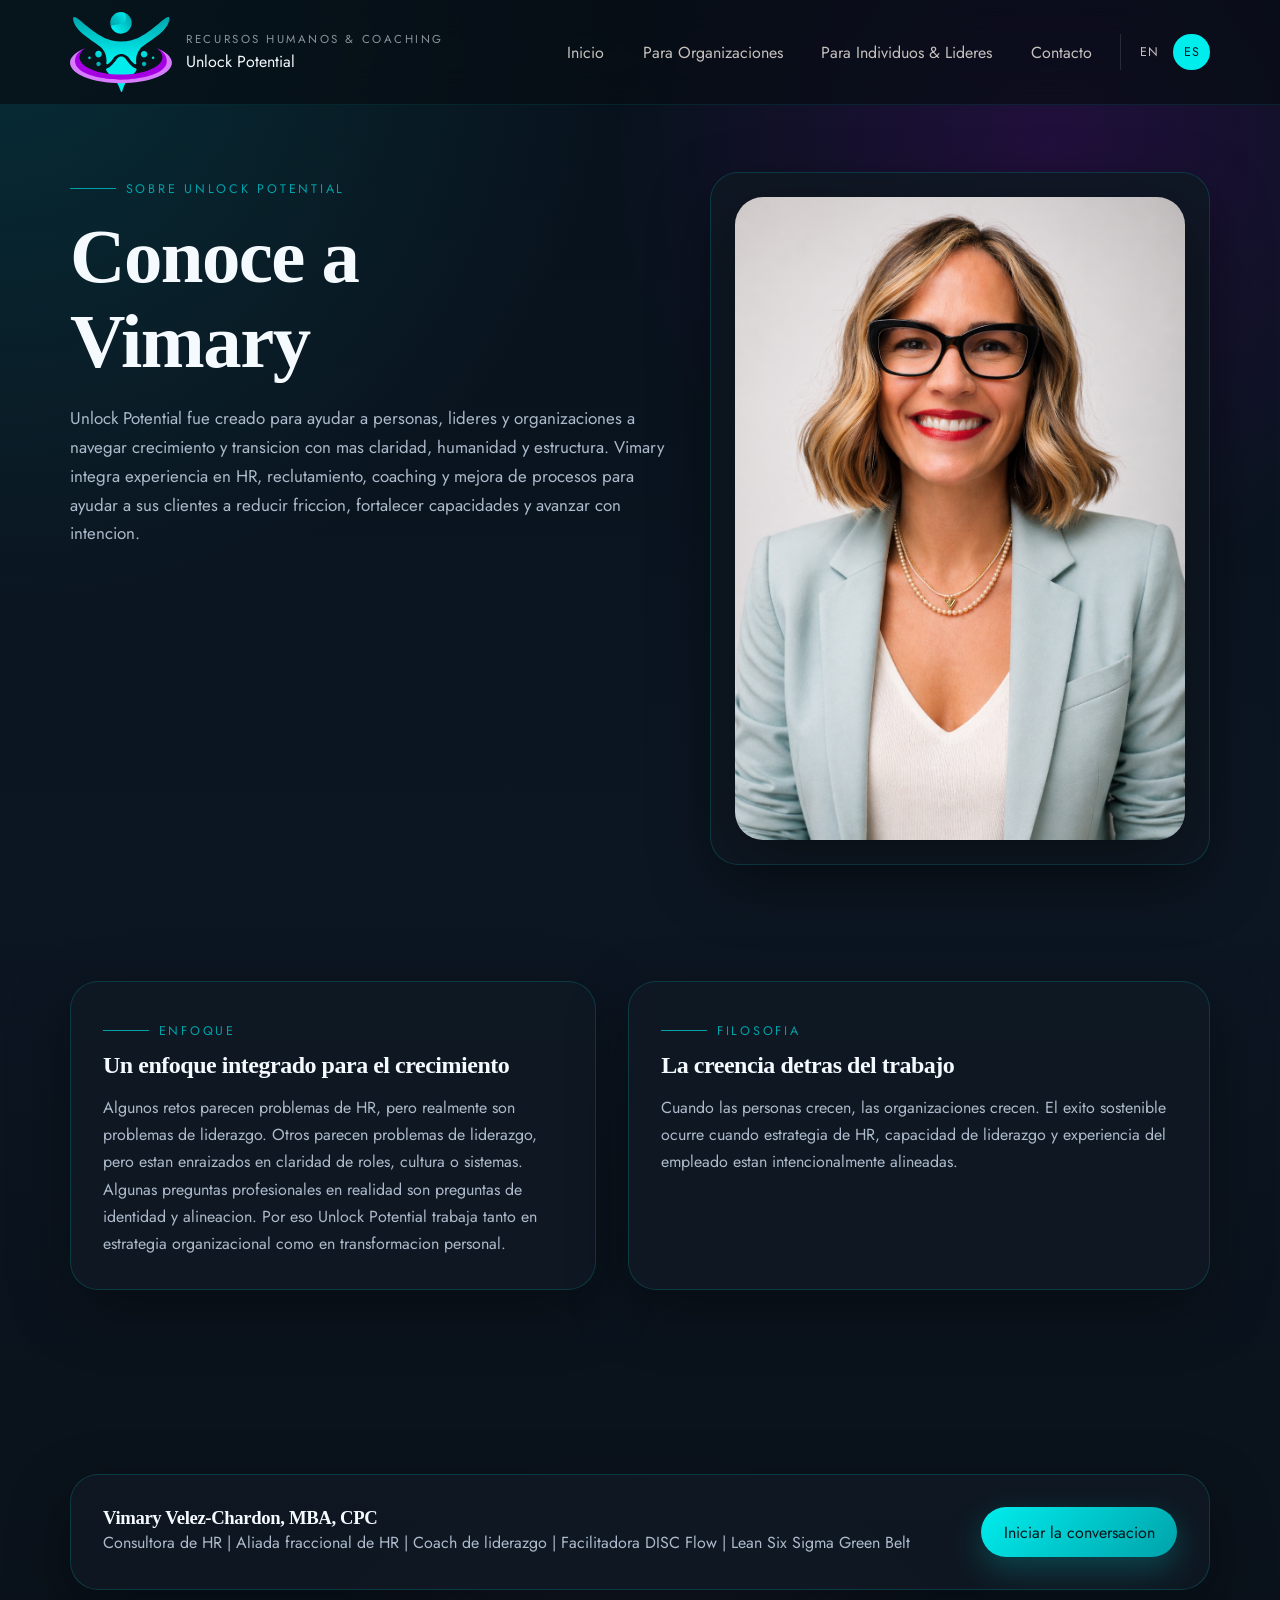
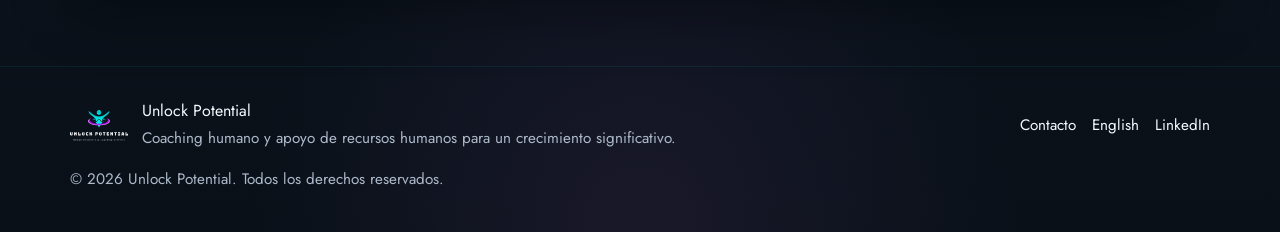
<file: es/about.html>
<!DOCTYPE html>
<html lang="es">
<head>
  <meta charset="utf-8">
  <meta name="viewport" content="width=device-width, initial-scale=1">
  <title>Sobre Unlock Potential | Unlock Potential</title>
  <meta name="description" content="Conoce a Vimary y el enfoque integrado de Unlock Potential para consultoria de HR, coaching transformacional y estrategia de personas.">
  <link rel="alternate" hreflang="en" href="../about.html">
  <link rel="alternate" hreflang="es" href="./about.html">
  <link rel="icon" href="../assets/images/up_no_letters.svg" type="image/svg+xml">
  <link rel="stylesheet" href="../assets/styles/site.css">
</head>
<body data-page="about">
  <div class="page-shell">
    <div data-include="./partials/header.html"></div>

    <main>
      <section class="page-hero">
        <div class="container page-hero__grid">
          <div class="reveal">
            <span class="eyebrow">Sobre Unlock Potential</span>
            <h1>Conoce a Vimary</h1>
            <p>Unlock Potential fue creado para ayudar a personas, lideres y organizaciones a navegar crecimiento y transicion con mas claridad, humanidad y estructura. Vimary integra experiencia en HR, reclutamiento, coaching y mejora de procesos para ayudar a sus clientes a reducir friccion, fortalecer capacidades y avanzar con intencion.</p>
          </div>
          <div class="page-hero__panel hero-card reveal delay-1">
            <img class="wide-image page-hero__image--taller" src="../assets/images/vimary1.PNG" alt="Retrato de Vimary Velez-Chardon">
          </div>
        </div>
      </section>

      <section class="section">
        <div class="container split-section">
          <div class="story-panel hero-card reveal">
            <span class="eyebrow">Enfoque</span>
            <h2>Un enfoque integrado para el crecimiento</h2>
            <p>Algunos retos parecen problemas de HR, pero realmente son problemas de liderazgo. Otros parecen problemas de liderazgo, pero estan enraizados en claridad de roles, cultura o sistemas. Algunas preguntas profesionales en realidad son preguntas de identidad y alineacion. Por eso Unlock Potential trabaja tanto en estrategia organizacional como en transformacion personal.</p>
          </div>
          <div class="story-panel hero-card reveal delay-1">
            <span class="eyebrow">Filosofia</span>
            <h2>La creencia detras del trabajo</h2>
            <p>Cuando las personas crecen, las organizaciones crecen. El exito sostenible ocurre cuando estrategia de HR, capacidad de liderazgo y experiencia del empleado estan intencionalmente alineadas.</p>
          </div>
        </div>
      </section>

      <section class="section">
        <div class="container">
          <div class="cta-band hero-card reveal">
            <div>
              <h3>Vimary Velez-Chardon, MBA, CPC</h3>
              <p>Consultora de HR | Aliada fraccional de HR | Coach de liderazgo | Facilitadora DISC Flow | Lean Six Sigma Green Belt</p>
            </div>
            <a class="button" href="./contact-us.html">Iniciar la conversacion</a>
          </div>
        </div>
      </section>
    </main>

    <div data-include="./partials/footer.html"></div>
  </div>
  <script src="../assets/scripts/site.js"></script>
</body>
</html>
</file>
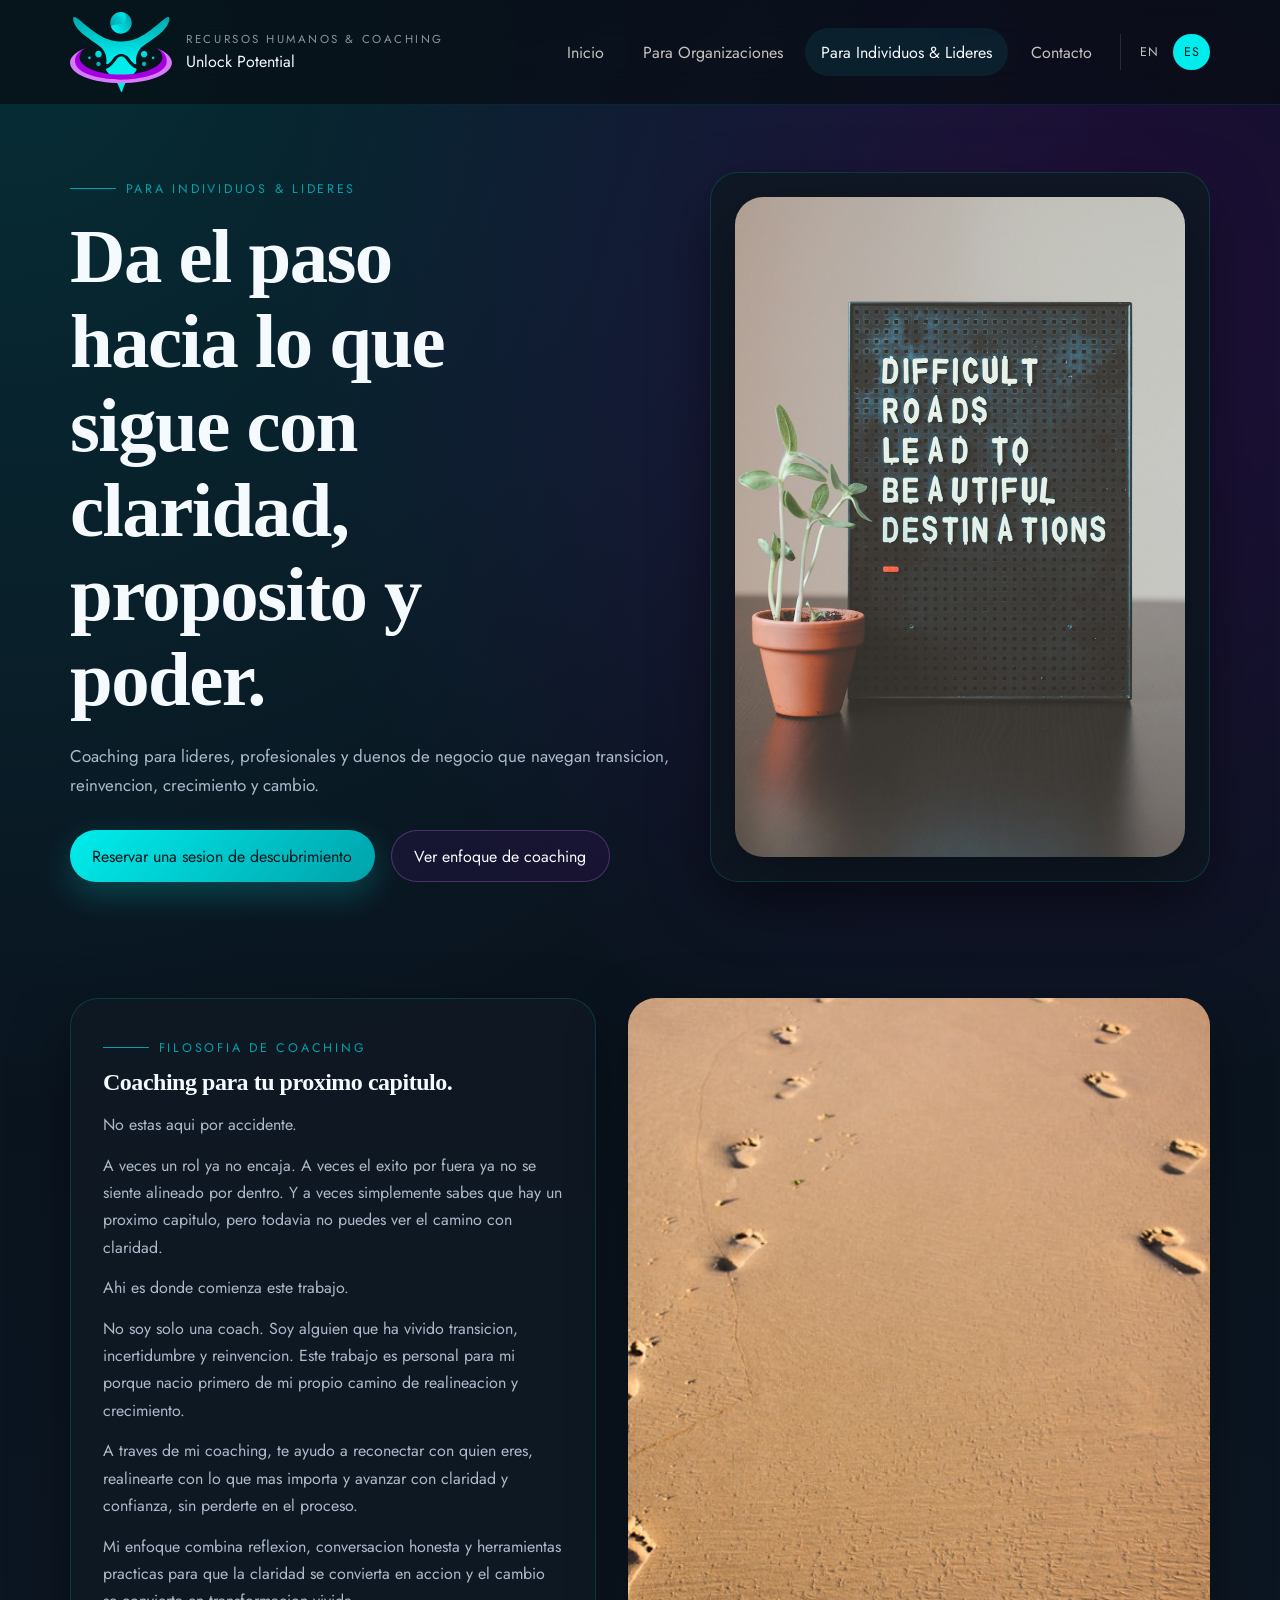
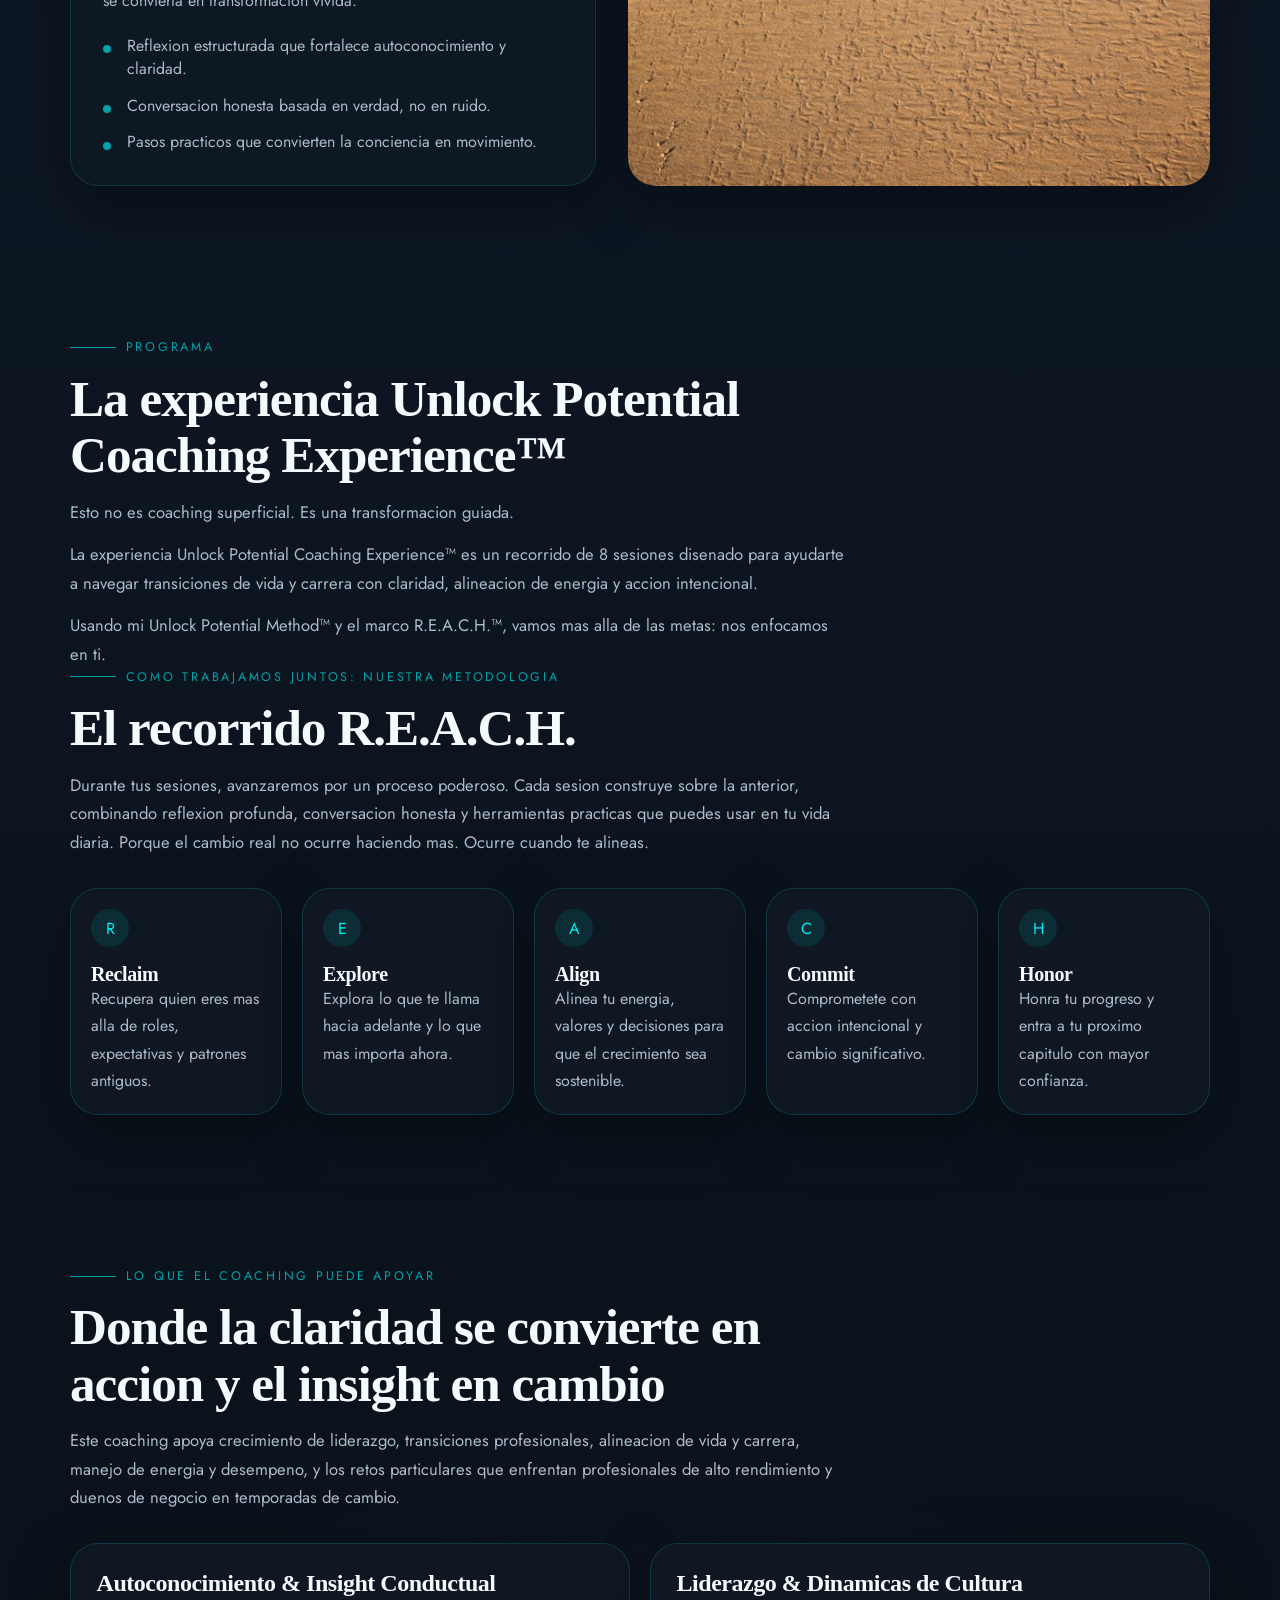
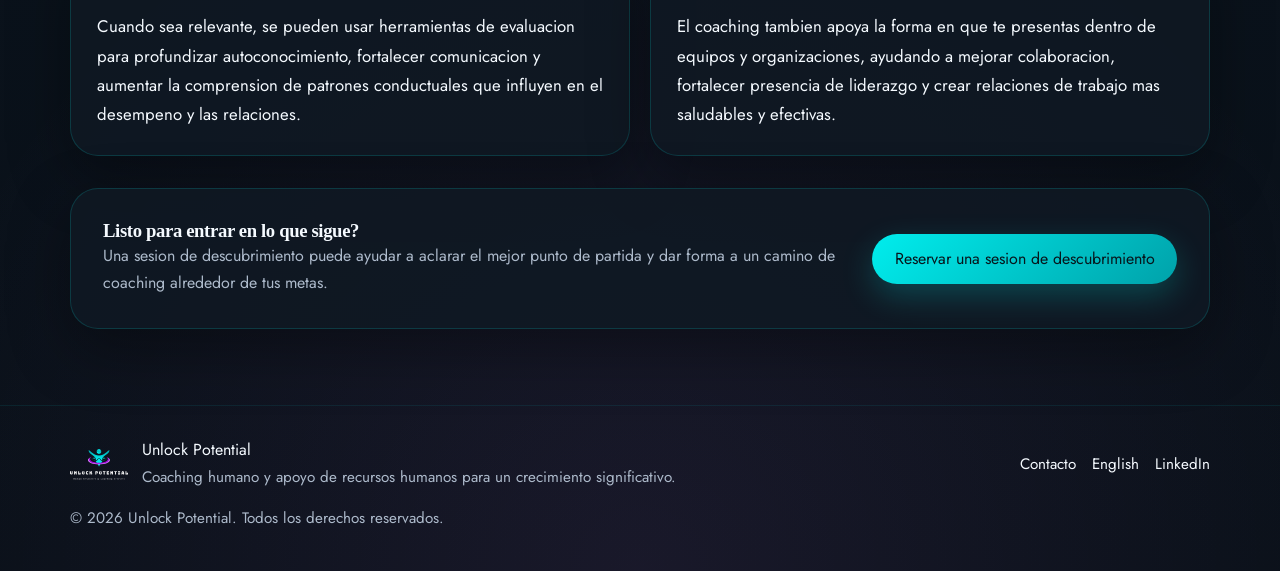
<file: es/coaching-services.html>
<!DOCTYPE html>
<html lang="es">
<head>
  <meta charset="utf-8">
  <meta name="viewport" content="width=device-width, initial-scale=1">
  <title>Servicios de Coaching | Unlock Potential</title>
  <meta name="description" content="Coaching para lideres, profesionales y duenos de negocio que navegan transicion, reinvencion, crecimiento y cambio.">
  <link rel="alternate" hreflang="en" href="../coaching-services.html">
  <link rel="alternate" hreflang="es" href="./coaching-services.html">
  <link rel="icon" href="../assets/images/up_no_letters.svg" type="image/svg+xml">
  <link rel="stylesheet" href="../assets/styles/site.css">
</head>
<body data-page="coaching">
  <div class="page-shell">
    <div data-include="./partials/header.html"></div>

    <main>
      <section class="page-hero">
        <div class="container page-hero__grid">
          <div class="reveal">
            <span class="eyebrow">Para Individuos & Lideres</span>
            <h1>Da el paso hacia lo que sigue con claridad, proposito y poder.</h1>
            <p>Coaching para lideres, profesionales y duenos de negocio que navegan transicion, reinvencion, crecimiento y cambio.</p>
            <div class="hero__actions">
              <a class="button" href="./contact-us.html">Reservar una sesion de descubrimiento</a>
              <a class="button-secondary" href="#services">Ver enfoque de coaching</a>
            </div>
          </div>
          <div class="page-hero__panel hero-card reveal delay-1">
            <img class="wide-image page-hero__image--taller" src="../assets/images/difficult-road.jpeg" alt="Camino dificil como metafora del proceso de coaching">
          </div>
        </div>
      </section>

      <section class="section">
        <div class="container split-section">
          <div class="story-panel hero-card reveal">
            <span class="eyebrow">Filosofia de Coaching</span>
            <h2>Coaching para tu proximo capitulo.</h2>
            <p>No estas aqui por accidente.</p>
            <p>A veces un rol ya no encaja. A veces el exito por fuera ya no se siente alineado por dentro. Y a veces simplemente sabes que hay un proximo capitulo, pero todavia no puedes ver el camino con claridad.</p>
            <p>Ahi es donde comienza este trabajo.</p>
            <p>No soy solo una coach. Soy alguien que ha vivido transicion, incertidumbre y reinvencion. Este trabajo es personal para mi porque nacio primero de mi propio camino de realineacion y crecimiento.</p>
            <p>A traves de mi coaching, te ayudo a reconectar con quien eres, realinearte con lo que mas importa y avanzar con claridad y confianza, sin perderte en el proceso.</p>
            <p>Mi enfoque combina reflexion, conversacion honesta y herramientas practicas para que la claridad se convierta en accion y el cambio se convierta en transformacion vivida.</p>
            <ul class="story-list">
              <li>Reflexion estructurada que fortalece autoconocimiento y claridad.</li>
              <li>Conversacion honesta basada en verdad, no en ruido.</li>
              <li>Pasos practicos que convierten la conciencia en movimiento.</li>
            </ul>
          </div>
          <img class="story-image reveal delay-1" src="../assets/images/coaching-portrait.jpg" alt="Mujer profesional conversando durante una sesion de coaching">
        </div>
      </section>

      <section class="section" id="services">
        <div class="container">
          <div class="section-heading reveal">
            <span class="eyebrow">Programa</span>
            <h2>La experiencia Unlock Potential Coaching Experience&trade;</h2>
            <p>Esto no es coaching superficial. Es una transformacion guiada.</p>
            <p>La experiencia Unlock Potential Coaching Experience&trade; es un recorrido de 8 sesiones disenado para ayudarte a navegar transiciones de vida y carrera con claridad, alineacion de energia y accion intencional.</p>
            <p>Usando mi Unlock Potential Method&trade; y el marco R.E.A.C.H.&trade;, vamos mas alla de las metas: nos enfocamos en ti.</p>
          </div>
          <div class="section-heading reveal delay-1">
            <span class="eyebrow">Como trabajamos juntos: nuestra metodologia</span>
            <h2>El recorrido R.E.A.C.H.</h2>
            <p>Durante tus sesiones, avanzaremos por un proceso poderoso. Cada sesion construye sobre la anterior, combinando reflexion profunda, conversacion honesta y herramientas practicas que puedes usar en tu vida diaria. Porque el cambio real no ocurre haciendo mas. Ocurre cuando te alineas.</p>
          </div>
          <div class="process-grid process-grid--reach">
            <article class="process-card reveal">
              <span class="process-card__number">R</span>
              <h3>Reclaim</h3>
              <p>Recupera quien eres mas alla de roles, expectativas y patrones antiguos.</p>
            </article>
            <article class="process-card reveal delay-1">
              <span class="process-card__number">E</span>
              <h3>Explore</h3>
              <p>Explora lo que te llama hacia adelante y lo que mas importa ahora.</p>
            </article>
            <article class="process-card reveal delay-2">
              <span class="process-card__number">A</span>
              <h3>Align</h3>
              <p>Alinea tu energia, valores y decisiones para que el crecimiento sea sostenible.</p>
            </article>
            <article class="process-card reveal delay-3">
              <span class="process-card__number">C</span>
              <h3>Commit</h3>
              <p>Comprometete con accion intencional y cambio significativo.</p>
            </article>
            <article class="process-card reveal delay-4">
              <span class="process-card__number">H</span>
              <h3>Honor</h3>
              <p>Honra tu progreso y entra a tu proximo capitulo con mayor confianza.</p>
            </article>
          </div>
        </div>
      </section>

      <section class="section">
        <div class="container">
          <div class="section-heading reveal">
            <span class="eyebrow">Lo que el coaching puede apoyar</span>
            <h2>Donde la claridad se convierte en accion y el insight en cambio</h2>
            <p>Este coaching apoya crecimiento de liderazgo, transiciones profesionales, alineacion de vida y carrera, manejo de energia y desempeno, y los retos particulares que enfrentan profesionales de alto rendimiento y duenos de negocio en temporadas de cambio.</p>
          </div>
          <div class="testimonial-grid">
            <article class="testimonial-card reveal">
              <h3>Autoconocimiento & Insight Conductual</h3>
              <blockquote>Cuando sea relevante, se pueden usar herramientas de evaluacion para profundizar autoconocimiento, fortalecer comunicacion y aumentar la comprension de patrones conductuales que influyen en el desempeno y las relaciones.</blockquote>
            </article>
            <article class="testimonial-card reveal delay-1">
              <h3>Liderazgo & Dinamicas de Cultura</h3>
              <blockquote>El coaching tambien apoya la forma en que te presentas dentro de equipos y organizaciones, ayudando a mejorar colaboracion, fortalecer presencia de liderazgo y crear relaciones de trabajo mas saludables y efectivas.</blockquote>
            </article>
          </div>
          <div class="cta-band hero-card reveal delay-2">
            <div>
              <h3>Listo para entrar en lo que sigue?</h3>
              <p>Una sesion de descubrimiento puede ayudar a aclarar el mejor punto de partida y dar forma a un camino de coaching alrededor de tus metas.</p>
            </div>
            <a class="button" href="./contact-us.html">Reservar una sesion de descubrimiento</a>
          </div>
        </div>
      </section>
    </main>

    <div data-include="./partials/footer.html"></div>
  </div>
  <script src="../assets/scripts/site.js"></script>
</body>
</html>
</file>
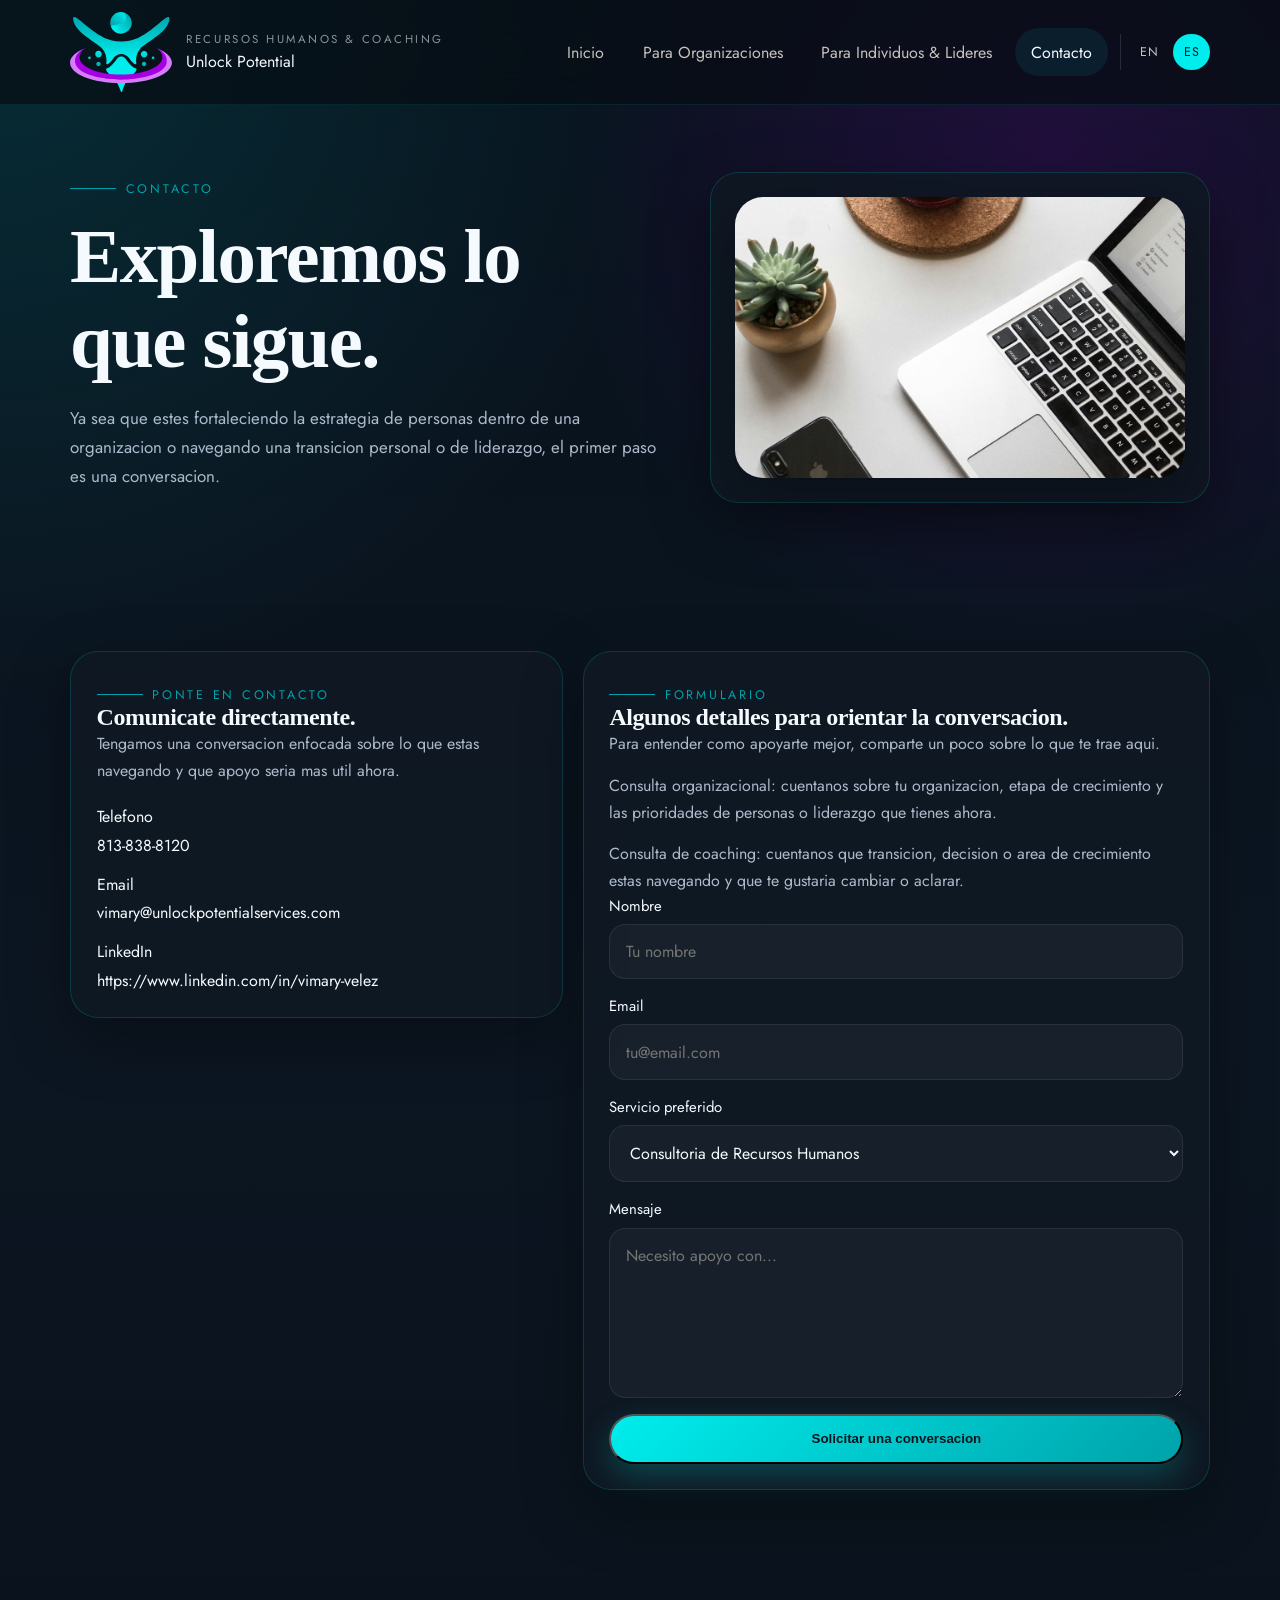
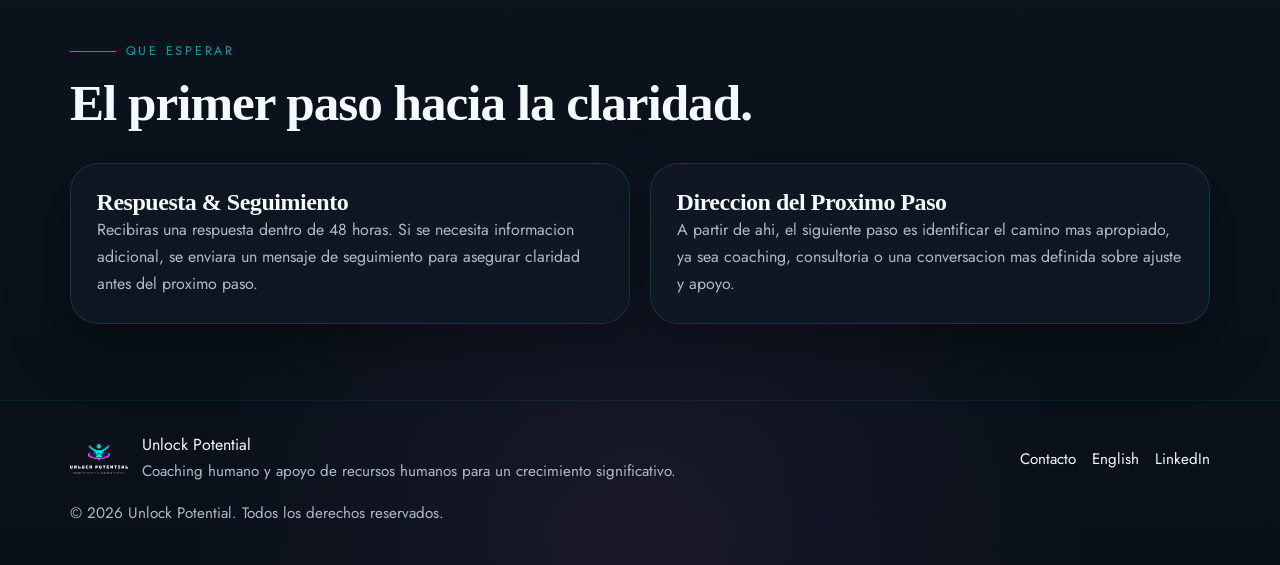
<file: es/contact-us.html>
<!DOCTYPE html>
<html lang="es">
<head>
  <meta charset="utf-8">
  <meta name="viewport" content="width=device-width, initial-scale=1">
  <title>Contacto | Unlock Potential</title>
  <meta name="description" content="Contacta a Unlock Potential para consultoria de HR, coaching, sesiones de descubrimiento y oportunidades de colaboracion.">
  <link rel="alternate" hreflang="en" href="../contact-us.html">
  <link rel="alternate" hreflang="es" href="./contact-us.html">
  <link rel="icon" href="../assets/images/up_no_letters.svg" type="image/svg+xml">
  <link rel="stylesheet" href="../assets/styles/site.css">
</head>
<body data-page="contact">
  <div class="page-shell">
    <div data-include="./partials/header.html"></div>

    <main>
      <section class="page-hero">
        <div class="container page-hero__grid">
          <div class="reveal">
            <span class="eyebrow">Contacto</span>
            <h1>Exploremos lo que sigue.</h1>
            <p>Ya sea que estes fortaleciendo la estrategia de personas dentro de una organizacion o navegando una transicion personal o de liderazgo, el primer paso es una conversacion.</p>
          </div>

          <div class="page-hero__panel hero-card reveal delay-1">
            <img class="wide-image" src="../assets/images/contact-desk.jpg" alt="Escritorio acogedor para una consulta profesional">
          </div>
        </div>
      </section>

      <section class="section">
        <div class="container contact-grid">
          <article class="contact-card reveal">
            <span class="eyebrow">Ponte en contacto</span>
            <h2>Comunicate directamente.</h2>
            <p>Tengamos una conversacion enfocada sobre lo que estas navegando y que apoyo seria mas util ahora.</p>
            <div class="contact-list">
              <div class="contact-item">
                <strong>Telefono</strong>
                <a href="tel:8138388120">813-838-8120</a>
              </div>
              <div class="contact-item">
                <strong>Email</strong>
                <a href="mailto:vimary@unlockpotentialservices.com">vimary@unlockpotentialservices.com</a>
              </div>
              <div class="contact-item">
                <strong>LinkedIn</strong>
                <a href="https://www.linkedin.com/in/vimary-velez" target="_blank" rel="noreferrer">https://www.linkedin.com/in/vimary-velez</a>
              </div>
            </div>
          </article>

          <article class="contact-card reveal delay-1">
            <span class="eyebrow">Formulario</span>
            <h2>Algunos detalles para orientar la conversacion.</h2>
            <p>Para entender como apoyarte mejor, comparte un poco sobre lo que te trae aqui.</p>
            <p>Consulta organizacional: cuentanos sobre tu organizacion, etapa de crecimiento y las prioridades de personas o liderazgo que tienes ahora.</p>
            <p>Consulta de coaching: cuentanos que transicion, decision o area de crecimiento estas navegando y que te gustaria cambiar o aclarar.</p>
            
            <form class="contact-form">
              <div class="field">
                <label for="name">Nombre</label>
                <input id="name" name="name" type="text" placeholder="Tu nombre">
              </div>
              <div class="field">
                <label for="email">Email</label>
                <input id="email" name="email" type="email" placeholder="tu@email.com">
              </div>
              <div class="field">
                <label for="service">Servicio preferido</label>
                <select id="service" name="service">
                  <option>Consultoria de Recursos Humanos</option>
                  <option>Alianza fraccional de HR</option>
                  <option>Reclutamiento & Onboarding</option>
                  <option>Coaching transformacional</option>
                  <option>Formacion de liderazgo</option>
                  <option>Evaluaciones</option>
                  <option>Otro</option>
                </select>
              </div>
              <div class="field">
                <label for="message">Mensaje</label>
                <textarea id="message" name="message" placeholder="Necesito apoyo con..."></textarea>
              </div>
              <button class="button" type="button">Solicitar una conversacion</button>
            </form>
          </article>
        </div>
      </section>

      <section class="section">
        <div class="container">
          <div class="section-heading reveal">
            <span class="eyebrow">Que esperar</span>
            <h2>El primer paso hacia la claridad.</h2>
          </div>
          <div class="faq-grid">
            <article class="faq-card reveal">
              <h3>Respuesta & Seguimiento</h3>
              <p>Recibiras una respuesta dentro de 48 horas. Si se necesita informacion adicional, se enviara un mensaje de seguimiento para asegurar claridad antes del proximo paso.</p>
            </article>
            <article class="faq-card reveal delay-1">
              <h3>Direccion del Proximo Paso</h3>
              <p>A partir de ahi, el siguiente paso es identificar el camino mas apropiado, ya sea coaching, consultoria o una conversacion mas definida sobre ajuste y apoyo.</p>
            </article>
          </div>
        </div>
      </section>
    </main>

    <div data-include="./partials/footer.html"></div>
  </div>
  <script src="../assets/scripts/site.js"></script>
</body>
</html>
</file>
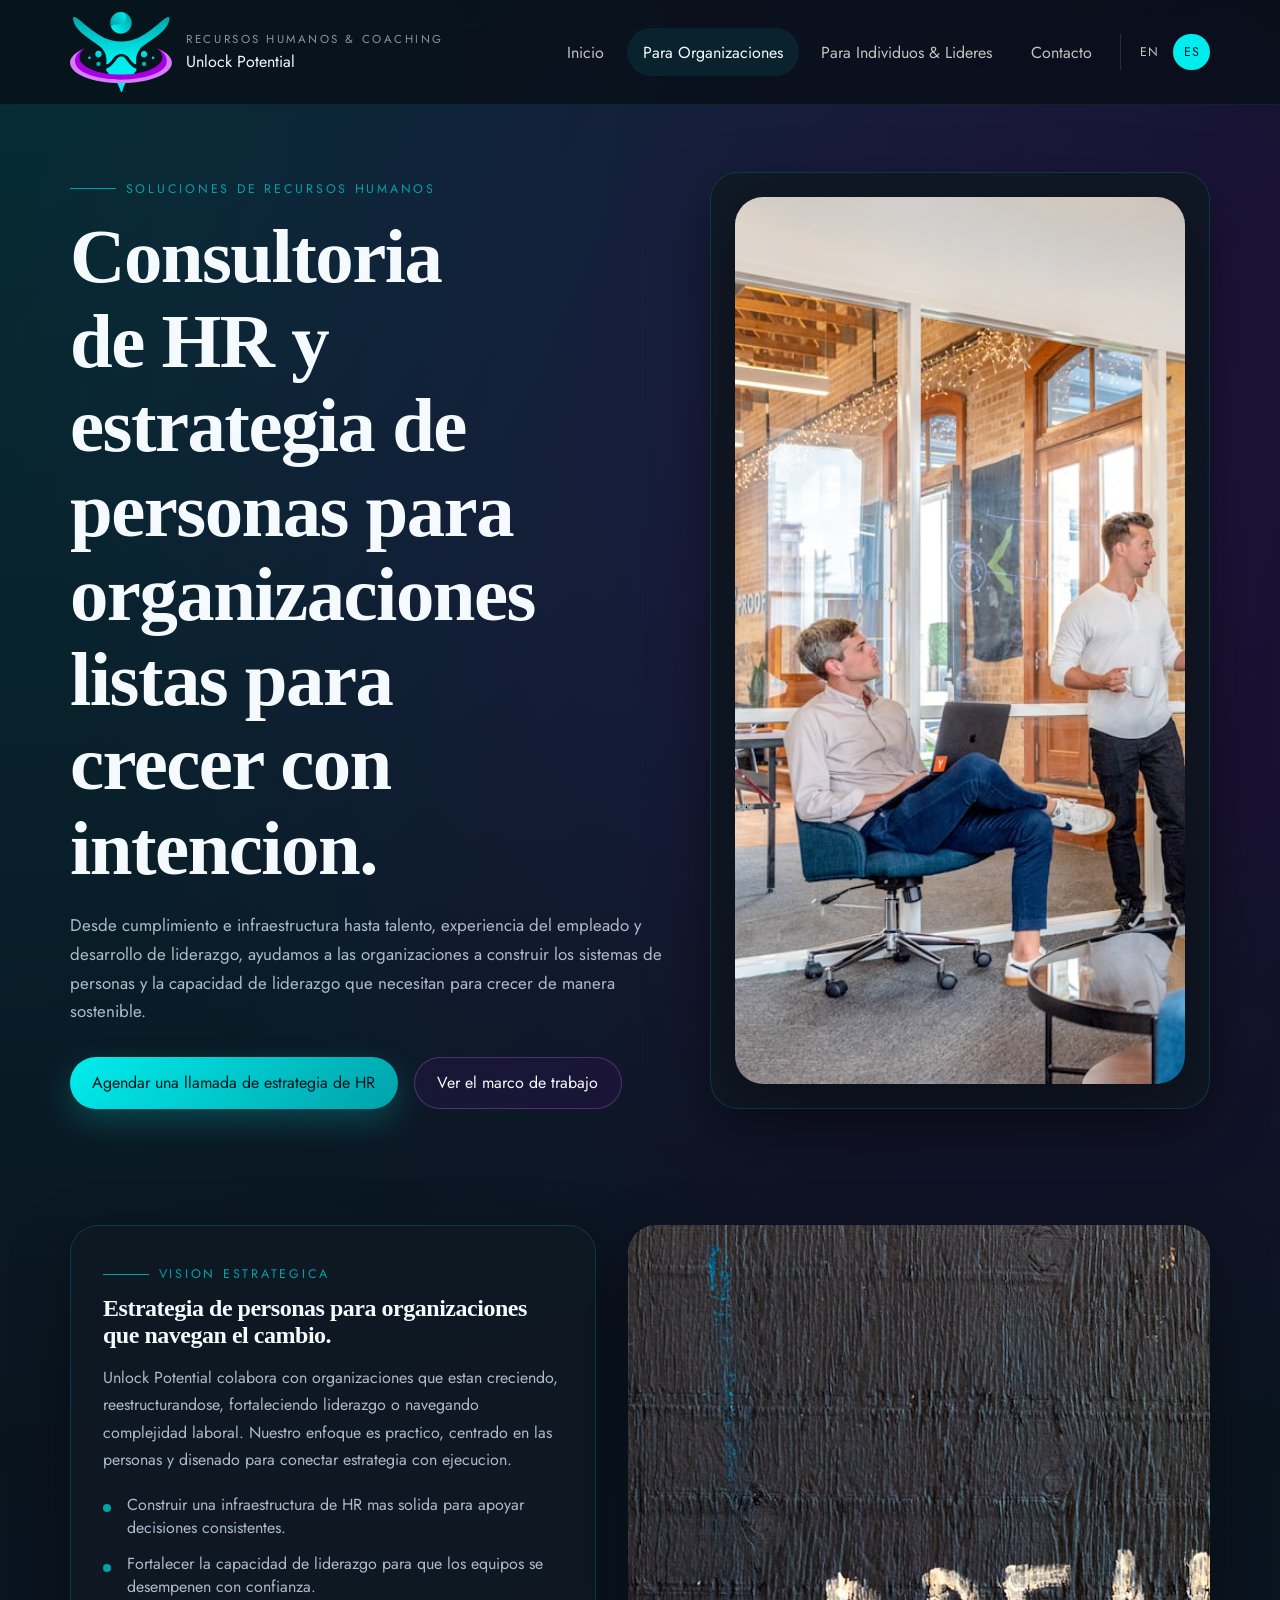
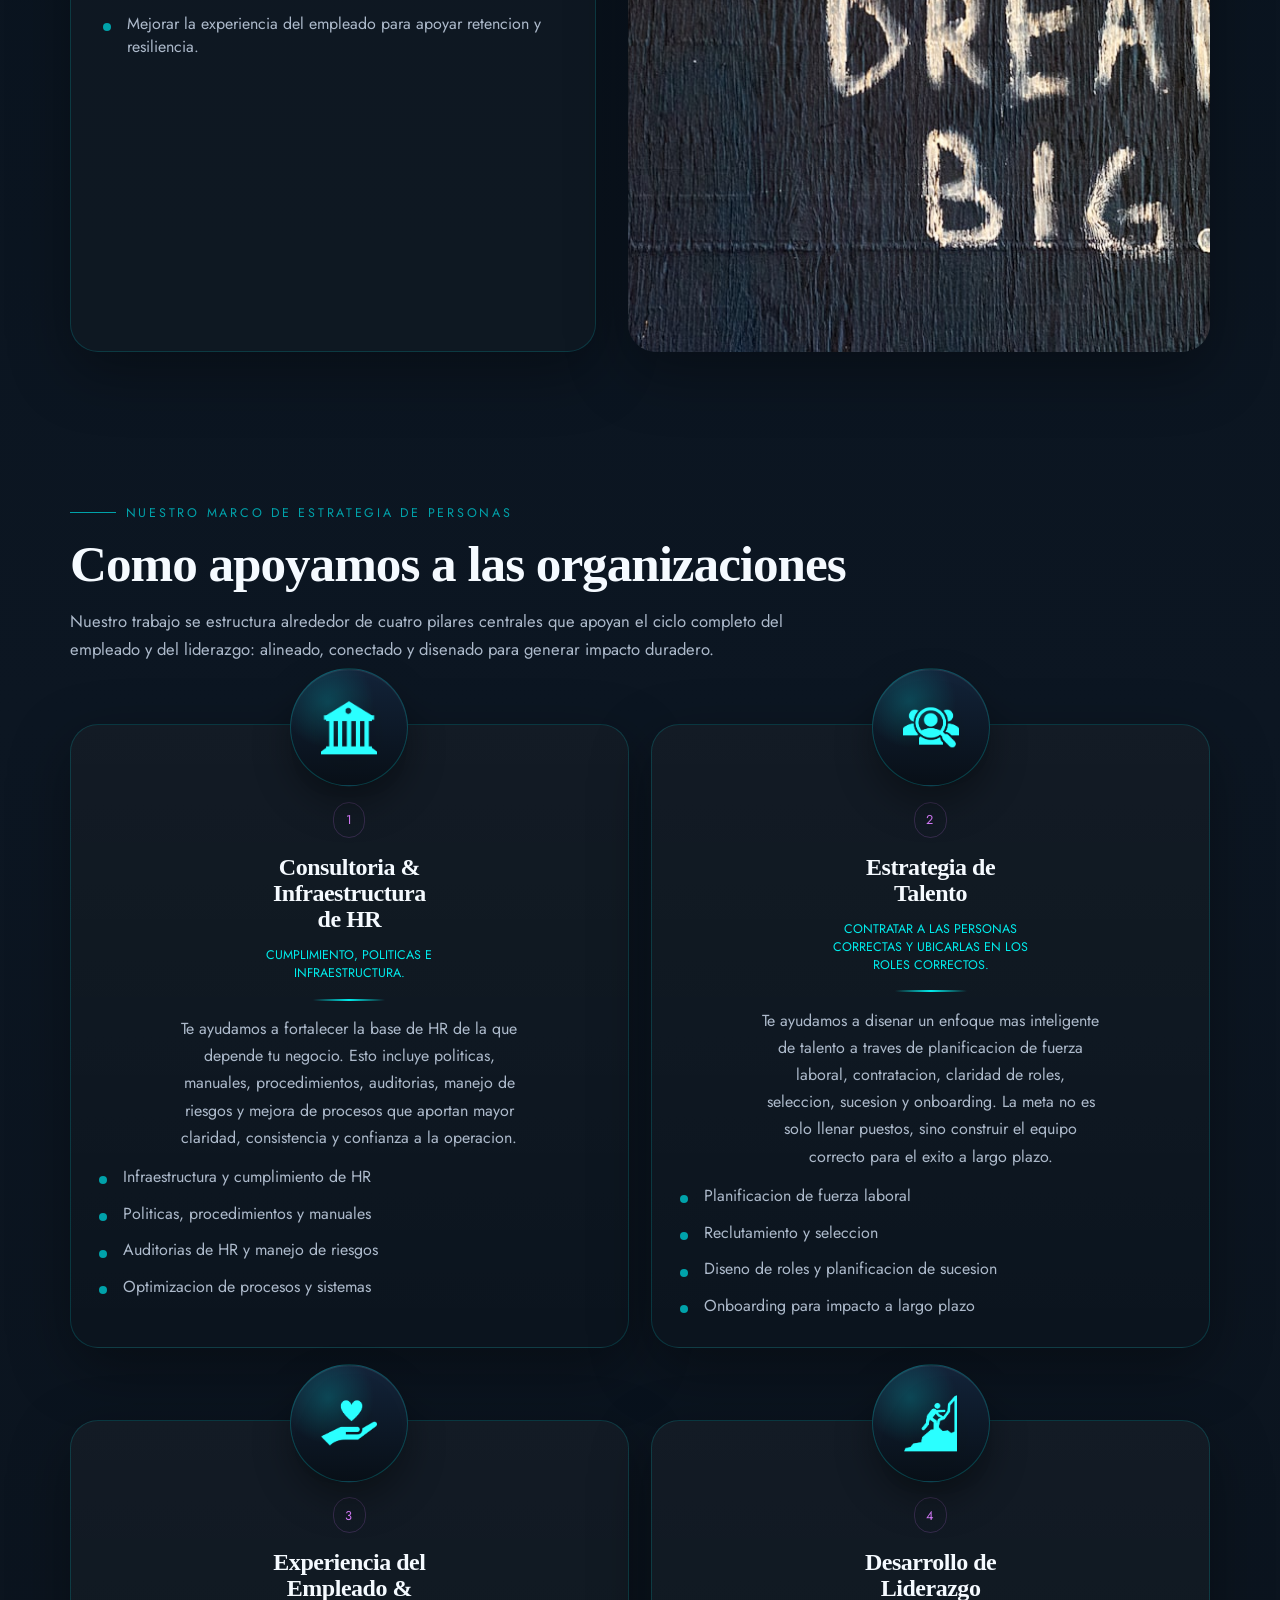
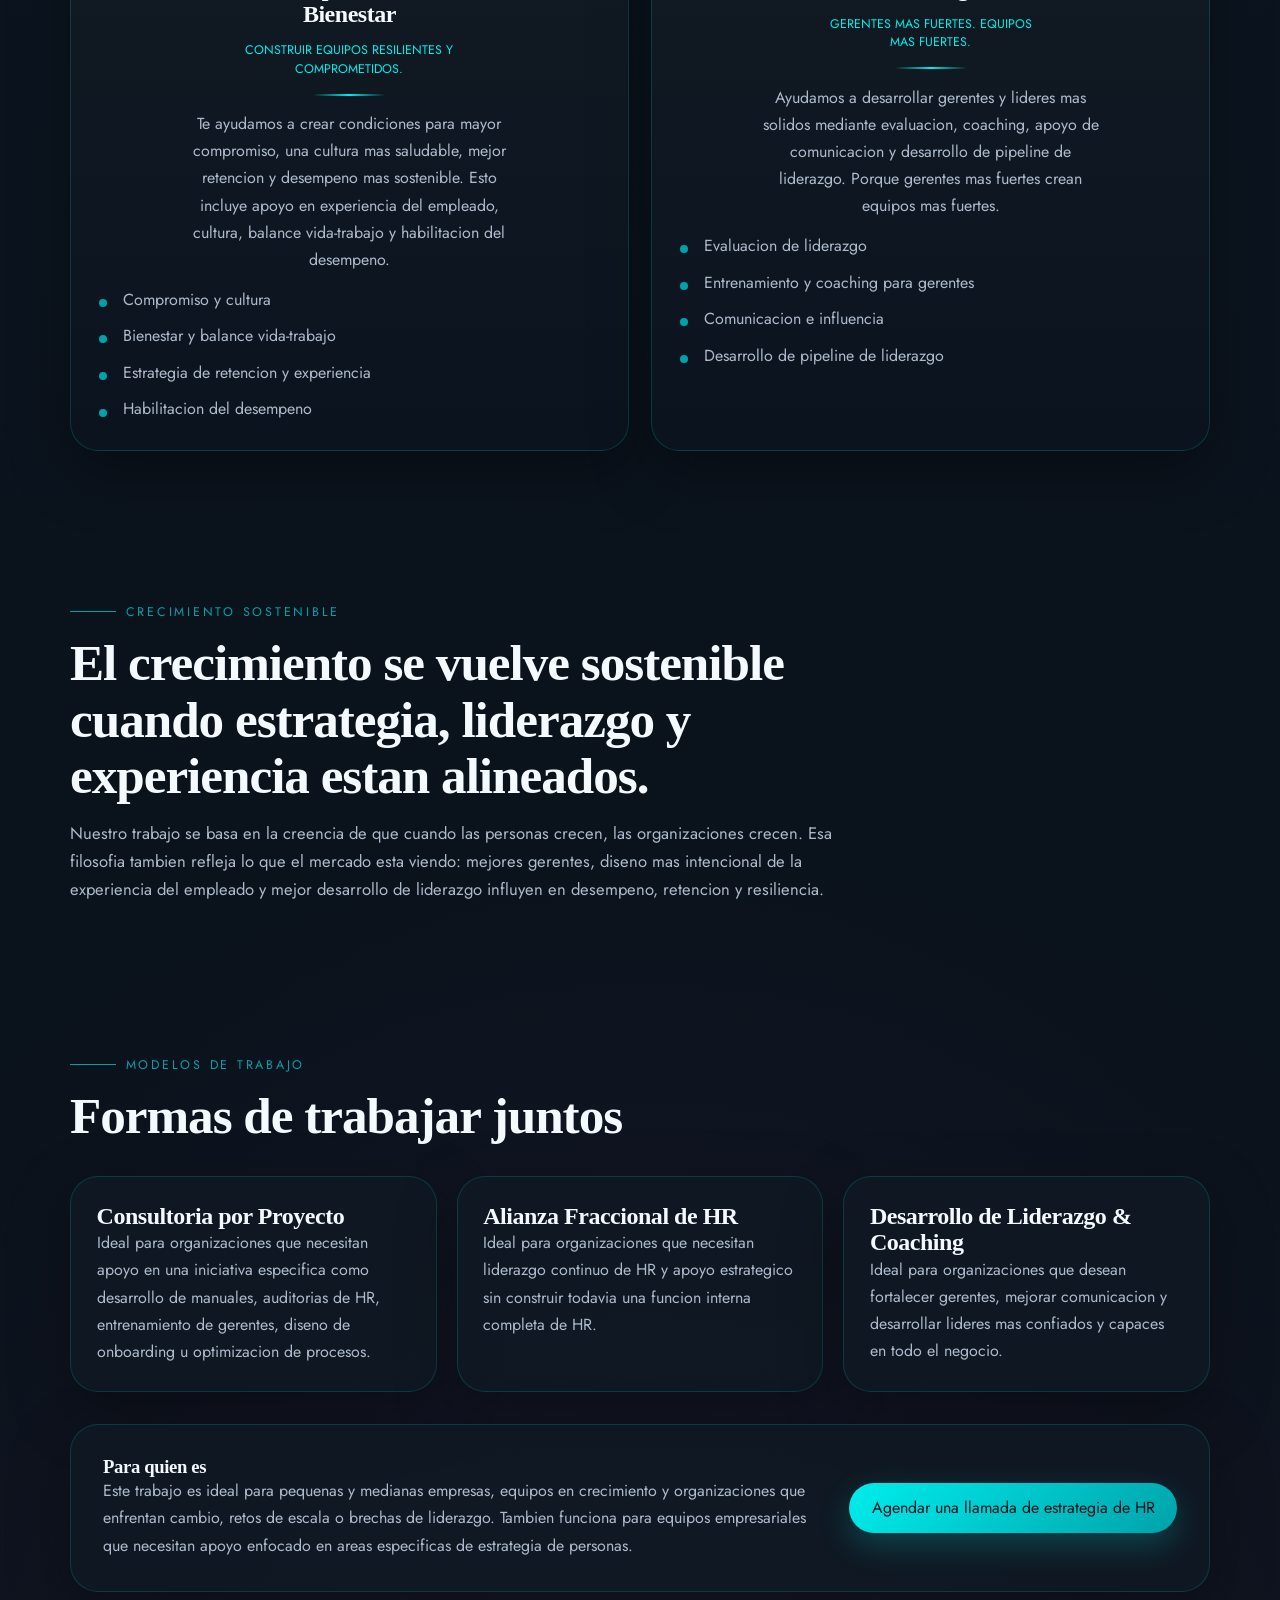
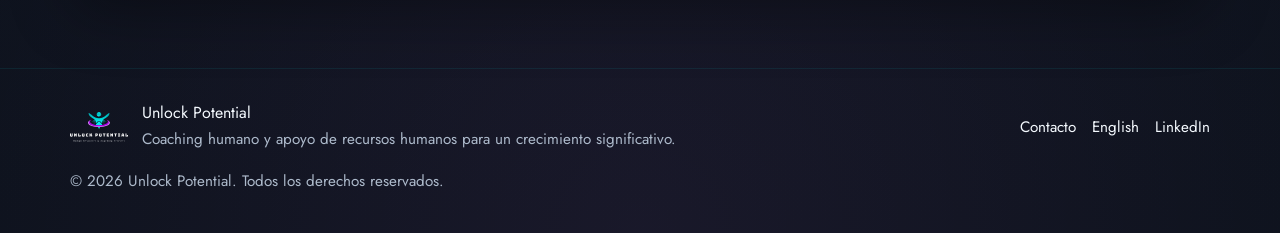
<file: es/hr-consulting.html>
<!DOCTYPE html>
<html lang="es">
<head>
  <meta charset="utf-8">
  <meta name="viewport" content="width=device-width, initial-scale=1">
  <title>Soluciones de Recursos Humanos | Unlock Potential</title>
  <meta name="description" content="Consultoria estrategica de HR y apoyo de liderazgo para organizaciones que navegan crecimiento, cambio, retos de fuerza laboral y transformacion.">
  <link rel="alternate" hreflang="en" href="../hr-consulting.html">
  <link rel="alternate" hreflang="es" href="./hr-consulting.html">
  <link rel="icon" href="../assets/images/up_no_letters.svg" type="image/svg+xml">
  <link rel="stylesheet" href="../assets/styles/site.css">
</head>
<body data-page="hr">
  <div class="page-shell">
    <div data-include="./partials/header.html"></div>

    <main>
      <section class="page-hero">
        <div class="container page-hero__grid">
          <div class="reveal">
            <span class="eyebrow">Soluciones de Recursos Humanos</span>
            <h1>Consultoria de HR y estrategia de personas para organizaciones listas para crecer con intencion.</h1>
            <p>Desde cumplimiento e infraestructura hasta talento, experiencia del empleado y desarrollo de liderazgo, ayudamos a las organizaciones a construir los sistemas de personas y la capacidad de liderazgo que necesitan para crecer de manera sostenible.</p>
            <div class="hero__actions">
              <a class="button" href="./contact-us.html">Agendar una llamada de estrategia de HR</a>
              <a class="button-secondary" href="#framework">Ver el marco de trabajo</a>
            </div>
          </div>
          <div class="page-hero__panel hero-card reveal delay-1">
            <img class="wide-image wide-image--left" src="../assets/images/team-session.jpg" alt="Equipo de liderazgo en una sesion de planificacion estrategica">
          </div>
        </div>
      </section>

      <section class="section">
        <div class="container split-section">
          <div class="story-panel hero-card reveal">
            <span class="eyebrow">Vision estrategica</span>
            <h2>Estrategia de personas para organizaciones que navegan el cambio.</h2>
            <p>Unlock Potential colabora con organizaciones que estan creciendo, reestructurandose, fortaleciendo liderazgo o navegando complejidad laboral. Nuestro enfoque es practico, centrado en las personas y disenado para conectar estrategia con ejecucion.</p>
            <ul class="story-list">
              <li>Construir una infraestructura de HR mas solida para apoyar decisiones consistentes.</li>
              <li>Fortalecer la capacidad de liderazgo para que los equipos se desempenen con confianza.</li>
              <li>Mejorar la experiencia del empleado para apoyar retencion y resiliencia.</li>
            </ul>
          </div>
          <img class="story-image story-image--right reveal delay-1" src="../assets/images/hero-coaching.jpg" alt="Consulta profesional enfocada en estrategia de personas">
        </div>
      </section>

      <section class="section" id="framework">
        <div class="container">
          <div class="section-heading reveal">
            <span class="eyebrow">Nuestro marco de estrategia de personas</span>
            <h2>Como apoyamos a las organizaciones</h2>
            <p>Nuestro trabajo se estructura alrededor de cuatro pilares centrales que apoyan el ciclo completo del empleado y del liderazgo: alineado, conectado y disenado para generar impacto duradero.</p>
          </div>
          <div class="services-grid services-grid--pillars">
            <article class="service-card pillar-card reveal">
              <div class="pillar-card__icon-shell">
                <img class="pillar-card__icon" src="../assets/images/pilar1.png" alt="Icono de consultoria e infraestructura de HR">
              </div>
              <span class="service-card__tag pillar-card__tag">1</span>
              <h3>Consultoria & Infraestructura de HR</h3>
              <h5>CUMPLIMIENTO, POLITICAS E INFRAESTRUCTURA.</h5>
              <span class="pillar-card__divider" aria-hidden="true"></span>
              <p>Te ayudamos a fortalecer la base de HR de la que depende tu negocio. Esto incluye politicas, manuales, procedimientos, auditorias, manejo de riesgos y mejora de procesos que aportan mayor claridad, consistencia y confianza a la operacion.</p>
              <ul class="detail-list">
                <li>Infraestructura y cumplimiento de HR</li>
                <li>Politicas, procedimientos y manuales</li>
                <li>Auditorias de HR y manejo de riesgos</li>
                <li>Optimizacion de procesos y sistemas</li>
              </ul>
            </article>
            <article class="service-card pillar-card reveal delay-1">
              <div class="pillar-card__icon-shell">
                <img class="pillar-card__icon" src="../assets/images/pilar2.png" alt="Icono de estrategia de talento">
              </div>
              <span class="service-card__tag pillar-card__tag">2</span>
              <h3>Estrategia de Talento</h3>
              <h5>CONTRATAR A LAS PERSONAS CORRECTAS Y UBICARLAS EN LOS ROLES CORRECTOS.</h5>
              <span class="pillar-card__divider" aria-hidden="true"></span>
              <p>Te ayudamos a disenar un enfoque mas inteligente de talento a traves de planificacion de fuerza laboral, contratacion, claridad de roles, seleccion, sucesion y onboarding. La meta no es solo llenar puestos, sino construir el equipo correcto para el exito a largo plazo.</p>
              <ul class="detail-list">
                <li>Planificacion de fuerza laboral</li>
                <li>Reclutamiento y seleccion</li>
                <li>Diseno de roles y planificacion de sucesion</li>
                <li>Onboarding para impacto a largo plazo</li>
              </ul>
            </article>
            <article class="service-card pillar-card reveal delay-2">
              <div class="pillar-card__icon-shell">
                <img class="pillar-card__icon" src="../assets/images/pilar3.png" alt="Icono de experiencia del empleado y bienestar">
              </div>
              <span class="service-card__tag pillar-card__tag">3</span>
              <h3>Experiencia del Empleado & Bienestar</h3>
              <h5>CONSTRUIR EQUIPOS RESILIENTES Y COMPROMETIDOS.</h5>
              <span class="pillar-card__divider" aria-hidden="true"></span>
              <p>Te ayudamos a crear condiciones para mayor compromiso, una cultura mas saludable, mejor retencion y desempeno mas sostenible. Esto incluye apoyo en experiencia del empleado, cultura, balance vida-trabajo y habilitacion del desempeno.</p>
              <ul class="detail-list">
                <li>Compromiso y cultura</li>
                <li>Bienestar y balance vida-trabajo</li>
                <li>Estrategia de retencion y experiencia</li>
                <li>Habilitacion del desempeno</li>
              </ul>
            </article>
            <article class="service-card pillar-card reveal delay-3">
              <div class="pillar-card__icon-shell">
                <img class="pillar-card__icon" src="../assets/images/pilar4.png" alt="Icono de desarrollo de liderazgo">
              </div>
              <span class="service-card__tag pillar-card__tag">4</span>
              <h3>Desarrollo de Liderazgo</h3>
              <h5>GERENTES MAS FUERTES. EQUIPOS MAS FUERTES.</h5>
              <span class="pillar-card__divider" aria-hidden="true"></span>
              <p>Ayudamos a desarrollar gerentes y lideres mas solidos mediante evaluacion, coaching, apoyo de comunicacion y desarrollo de pipeline de liderazgo. Porque gerentes mas fuertes crean equipos mas fuertes.</p>
              <ul class="detail-list">
                <li>Evaluacion de liderazgo</li>
                <li>Entrenamiento y coaching para gerentes</li>
                <li>Comunicacion e influencia</li>
                <li>Desarrollo de pipeline de liderazgo</li>
              </ul>
            </article>
          </div>
        </div>
      </section>

      <section class="section">
        <div class="container">
          <div class="section-heading reveal">
            <span class="eyebrow">Crecimiento sostenible</span>
            <h2>El crecimiento se vuelve sostenible cuando estrategia, liderazgo y experiencia estan alineados.</h2>
            <p>Nuestro trabajo se basa en la creencia de que cuando las personas crecen, las organizaciones crecen. Esa filosofia tambien refleja lo que el mercado esta viendo: mejores gerentes, diseno mas intencional de la experiencia del empleado y mejor desarrollo de liderazgo influyen en desempeno, retencion y resiliencia.</p>
          </div>
        </div>
      </section>

      <section class="section">
        <div class="container">
          <div class="section-heading reveal">
            <span class="eyebrow">Modelos de trabajo</span>
            <h2>Formas de trabajar juntos</h2>
          </div>
          <div class="info-grid">
            <article class="info-card reveal">
              <h3>Consultoria por Proyecto</h3>
              <p>Ideal para organizaciones que necesitan apoyo en una iniciativa especifica como desarrollo de manuales, auditorias de HR, entrenamiento de gerentes, diseno de onboarding u optimizacion de procesos.</p>
            </article>
            <article class="info-card reveal delay-1">
              <h3>Alianza Fraccional de HR</h3>
              <p>Ideal para organizaciones que necesitan liderazgo continuo de HR y apoyo estrategico sin construir todavia una funcion interna completa de HR.</p>
            </article>
            <article class="info-card reveal delay-2">
              <h3>Desarrollo de Liderazgo & Coaching</h3>
              <p>Ideal para organizaciones que desean fortalecer gerentes, mejorar comunicacion y desarrollar lideres mas confiados y capaces en todo el negocio.</p>
            </article>
          </div>
          <div class="cta-band hero-card reveal delay-2">
            <div>
              <h3>Para quien es</h3>
              <p>Este trabajo es ideal para pequenas y medianas empresas, equipos en crecimiento y organizaciones que enfrentan cambio, retos de escala o brechas de liderazgo. Tambien funciona para equipos empresariales que necesitan apoyo enfocado en areas especificas de estrategia de personas.</p>
            </div>
            <a class="button" href="./contact-us.html">Agendar una llamada de estrategia de HR</a>
          </div>
        </div>
      </section>
    </main>

    <div data-include="./partials/footer.html"></div>
  </div>
  <script src="../assets/scripts/site.js"></script>
</body>
</html>
</file>
<file: assets/styles/site.css>
:root {
  --bg: #091018;
  --bg-elevated: #101924;
  --bg-soft: #172131;
  --panel: rgba(16, 25, 36, 0.86);
  --line: rgba(0, 237, 237, 0.16);
  --text: #f5faff;
  --muted: #adbacb;
  --accent: #00a2aa;
  --accent-strong: #00eded;
  --accent-secondary: #a500e2;
  --accent-secondary-soft: #d77cfc;
  --shadow: 0 20px 60px rgba(0, 0, 0, 0.34);
  --radius-lg: 28px;
  --radius-md: 20px;
  --radius-sm: 14px;
  --container: min(1140px, calc(100vw - 2rem));
}

@font-face {
  font-family: "Jost";
  font-style: normal;
  font-weight: 400;
  font-display: swap;
  src: url("/assets/fonts/jost-v20-latin.woff2") format("woff2");
}

@font-face {
  font-family: "Jost";
  font-style: normal;
  font-weight: 500;
  font-display: swap;
  src: url("/assets/fonts/jost-v20-latin.woff2") format("woff2");
}

@font-face {
  font-family: "Jost";
  font-style: normal;
  font-weight: 700;
  font-display: swap;
  src: url("/assets/fonts/jost-v20-latin.woff2") format("woff2");
}

* {
  box-sizing: border-box;
}

html {
  scroll-behavior: smooth;
}

body {
  margin: 0;
  font-family: "Jost", "Segoe UI", sans-serif;
  color: var(--text);
  background:
    radial-gradient(circle at top left, rgba(0, 237, 237, 0.13), transparent 28%),
    radial-gradient(circle at right 18% top 8%, rgba(165, 0, 226, 0.16), transparent 22%),
    radial-gradient(circle at center bottom, rgba(215, 124, 252, 0.08), transparent 20%),
    linear-gradient(180deg, #07111b 0%, #0c1622 46%, #091018 100%);
}

img {
  display: block;
  max-width: 100%;
}

a {
  color: inherit;
  text-decoration: none;
}

p {
  margin: 0;
  color: var(--muted);
  line-height: 1.7;
}

h1,
h2,
h3,
h4 {
  margin: 0;
  font-family: Georgia, "Times New Roman", serif;
  line-height: 1.1;
  letter-spacing: -0.02em;
}

.page-shell {
  position: relative;
  overflow: clip;
}

.container {
  width: var(--container);
  margin: 0 auto;
}

.site-header {
  position: sticky;
  top: 0;
  z-index: 20;
  backdrop-filter: blur(18px);
  background: rgba(7, 13, 20, 0.72);
  border-bottom: 1px solid rgba(0, 237, 237, 0.1);
}

.site-header__inner {
  display: flex;
  align-items: center;
  justify-content: space-between;
  gap: 1.5rem;
  min-height: 104px;
}

.brand {
  display: inline-flex;
  align-items: center;
  gap: 0.9rem;
}

.brand__logo {
  width: 102px;
  height: auto;
  flex: 0 0 auto;
}

.brand__text {
  display: grid;
  gap: 0.15rem;
}

.brand__eyebrow {
  font-size: 0.72rem;
  letter-spacing: 0.22em;
  text-transform: uppercase;
  color: rgba(245, 250, 255, 0.56);
}

.brand__name {
  font-size: 1rem;
  font-weight: 600;
}

.site-nav {
  display: flex;
  align-items: center;
  gap: 0.4rem;
}

.site-nav a {
  padding: 0.8rem 1rem;
  border-radius: 999px;
  color: rgba(245, 239, 231, 0.8);
  transition: background-color 180ms ease, color 180ms ease;
}

.site-nav a:hover,
.site-nav a[aria-current="page"] {
  color: var(--text);
  background: rgba(0, 237, 237, 0.08);
}

.language-switch {
  display: inline-flex;
  align-items: center;
  gap: 0.25rem;
  margin-left: 0.35rem;
  padding-left: 0.55rem;
  border-left: 1px solid rgba(255, 255, 255, 0.12);
}

.language-switch a {
  padding: 0.55rem 0.65rem;
  font-size: 0.78rem;
  font-weight: 700;
  letter-spacing: 0.08em;
}

.language-switch a[aria-current="true"] {
  color: #07161c;
  background: var(--accent-strong);
}

.nav-toggle {
  display: none;
  border: 0;
  background: transparent;
  color: var(--text);
  font: inherit;
  padding: 0.5rem;
}

.hero {
  padding: 5rem 0 4rem;
  position: relative;
  overflow: hidden;
  background:
    linear-gradient(180deg, rgba(7, 13, 20, 0.28) 0%, rgba(7, 13, 20, 0.52) 58%, rgba(7, 13, 20, 0.78) 100%),
    linear-gradient(90deg, rgba(7, 13, 20, 0.7) 0%, rgba(7, 13, 20, 0.26) 44%, rgba(7, 13, 20, 0.58) 100%),
    url("../images/background.png");
  background-position: center;
  background-repeat: no-repeat;
  background-size: cover;
}

.hero::before {
  content: "";
  position: absolute;
  inset: 0;
  background:
    radial-gradient(circle at top right, rgba(0, 237, 237, 0.08), transparent 26%),
    radial-gradient(circle at center right, rgba(255, 255, 255, 0.06), transparent 30%),
    linear-gradient(180deg, transparent 0%, transparent 62%, rgba(9, 16, 24, 0.52) 100%);
  pointer-events: none;
}

.hero::after {
  content: "";
  position: absolute;
  inset: auto 0 0 0;
  height: 140px;
  background: linear-gradient(180deg, rgba(9, 16, 24, 0) 0%, rgba(9, 16, 24, 0.92) 100%);
  pointer-events: none;
}

.hero__grid,
.split-section,
.contact-grid,
.story-grid,
.cta-band {
  display: grid;
  gap: 2rem;
}

.hero__grid {
  grid-template-columns: 1fr;
  align-items: start;
  position: relative;
  z-index: 2;
}

.hero__eyebrow {
  width: 100%;
  max-width: 100%;
  justify-content: center;
  text-align: center;
}

.hero__content {
  display: flex;
  flex-direction: column;
  align-items: center;
  gap: 1.15rem;
  min-height: 0;
  text-align: center;
}

.eyebrow {
  display: inline-flex;
  align-items: center;
  gap: 0.6rem;
  font-size: 0.78rem;
  letter-spacing: 0.22em;
  text-transform: uppercase;
  color: var(--accent);
}

.eyebrow::before {
  content: "";
  width: 46px;
  height: 1px;
  background: currentColor;
}

.hero h1,
.page-hero h1 {
  margin-top: 1.1rem;
  font-size: clamp(2.9rem, 6vw, 5.4rem);
  max-width: 12ch;
}

.hero p,
.page-hero p {
  margin-top: 1.25rem;
  max-width: 60ch;
  font-size: 1.06rem;
}

.hero h1 {
  max-width: 1100px;
}

.hero p {
  max-width: 980px;
}

.hero__actions,
.cta-row {
  display: flex;
  flex-wrap: wrap;
  gap: 1rem;
  margin-top: 1.9rem;
}

.button,
.button-secondary {
  display: inline-flex;
  align-items: center;
  justify-content: center;
  min-height: 50px;
  padding: 0.85rem 1.4rem;
  border-radius: 999px;
  font-weight: 600;
  transition: transform 180ms ease, border-color 180ms ease, background-color 180ms ease;
}

.button {
  background: linear-gradient(135deg, var(--accent-strong), var(--accent));
  color: #07161c;
  box-shadow: 0 12px 32px rgba(0, 237, 237, 0.22);
}

.button-secondary {
  border: 1px solid rgba(215, 124, 252, 0.28);
  background: rgba(165, 0, 226, 0.08);
}

.button:hover,
.button-secondary:hover {
  transform: translateY(-2px);
}

.hero-card,
.metric-card,
.info-card,
.service-card,
.testimonial-card,
.contact-card,
.faq-card,
.process-card {
  background: var(--panel);
  border: 1px solid var(--line);
  border-radius: var(--radius-lg);
  box-shadow: var(--shadow);
}

.hero-card {
  padding: 1.15rem;
  height: 100%;
}

.hero-card--ambient {
  display: flex;
  align-items: stretch;
  min-height: 100%;
  background: rgba(10, 17, 27, 0.34);
  backdrop-filter: blur(8px);
  box-shadow: 0 24px 60px rgba(0, 0, 0, 0.24);
}

.hero-card__details {
  display: grid;
  grid-template-columns: repeat(4, minmax(0, 1fr));
  gap: 0.9rem;
  width: 100%;
}

.metric-card {
  position: relative;
  min-height: 100%;
  padding: 1.15rem 1rem 1.25rem;
  display: grid;
  justify-items: center;
  align-content: start;
  gap: 0.65rem;
  overflow: hidden;
  text-align: center;
  background:
    linear-gradient(180deg, rgba(245, 250, 255, 0.07), rgba(245, 250, 255, 0.025)),
    rgba(16, 25, 36, 0.72);
  border-color: rgba(255, 255, 255, 0.08);
  border-radius: 22px;
}

.metric-card::after {
  content: "";
  position: absolute;
  left: 1rem;
  right: 1rem;
  bottom: 0;
  height: 3px;
  background: var(--metric-accent, var(--accent));
}

.metric-card__icon {
  display: inline-grid;
  place-items: center;
  width: 4.35rem;
  height: 4.35rem;
  border-radius: 999px;
  background:
    radial-gradient(circle at 30% 25%, rgba(255, 255, 255, 0.18), transparent 34%),
    linear-gradient(135deg, color-mix(in srgb, var(--metric-accent, var(--accent)) 82%, #07161c), rgba(7, 22, 28, 0.72));
  color: var(--text);
  box-shadow: 0 16px 34px rgba(0, 0, 0, 0.28);
  font-size: 0.86rem;
  font-weight: 800;
  letter-spacing: 0.08em;
}

.metric-card strong {
  display: block;
  color: var(--text);
  font-size: 0.98rem;
  line-height: 1.22;
  letter-spacing: 0.08em;
  text-transform: uppercase;
}

.metric-card > span:not(.metric-card__icon) {
  display: block;
  margin-top: 0;
  font-size: 0.92rem;
  line-height: 1.55;
  color: var(--muted);
}

.metric-card--teal {
  --metric-accent: var(--accent-strong);
}

.metric-card--purple {
  --metric-accent: var(--accent-secondary-soft);
}

.metric-card--green {
  --metric-accent: #7cbf96;
}

.metric-card--blue {
  --metric-accent: #6fa6c8;
}

.section {
  padding: 4.75rem 0;
}

.section-heading {
  display: grid;
  gap: 0.9rem;
  max-width: 780px;
}

.section-heading h2 {
  font-size: clamp(2rem, 4vw, 3.6rem);
}

.section-heading p {
  font-size: 1.04rem;
}

.split-section {
  grid-template-columns: 0.95fr 1.05fr;
  align-items: start;
}

.story-panel {
  padding: 2rem;
}

.story-panel .eyebrow {
  margin-bottom: 0.75rem;
}

.story-panel h2 {
  margin-bottom: 1rem;
}

.story-panel p + p {
  margin-top: 0.85rem;
}

.story-list,
.service-list,
.detail-list {
  margin: 1.25rem 0 0;
  padding: 0;
  list-style: none;
  display: grid;
  gap: 0.85rem;
}

.story-list li,
.detail-list li {
  padding-left: 1.5rem;
  position: relative;
  color: var(--muted);
}

.story-list li::before,
.detail-list li::before {
  content: "";
  position: absolute;
  left: 0;
  top: 0.7rem;
  width: 0.5rem;
  height: 0.5rem;
  border-radius: 999px;
  background: var(--accent);
}

.info-grid,
.services-grid,
.testimonial-grid,
.contact-grid,
.faq-grid,
.process-grid {
  display: grid;
  gap: 1.25rem;
  margin-top: 2rem;
}

.info-grid {
  grid-template-columns: repeat(3, minmax(0, 1fr));
}

.info-card,
.service-card,
.testimonial-card,
.contact-card,
.faq-card,
.process-card {
  padding: 1.6rem;
}

.info-card h3,
.service-card h3,
.testimonial-card h3,
.faq-card h3,
.process-card h3 {
  font-size: 1.5rem;
}

.service-card__tag {
  display: inline-block;
  margin-bottom: 0.9rem;
  padding: 0.45rem 0.7rem;
  border-radius: 999px;
  background: rgba(0, 237, 237, 0.1);
  color: var(--accent-strong);
  font-size: 0.8rem;
  letter-spacing: 0.12em;
  text-transform: uppercase;
}

.services-grid {
  grid-template-columns: repeat(2, minmax(0, 1fr));
}

.services-grid--pillars {
  gap: 4.5rem 1.4rem;
  padding-top: 1.8rem;
}

.pillar-card {
  position: relative;
  padding: 4.8rem 1.75rem 1.85rem;
  overflow: visible;
  background:
    linear-gradient(180deg, rgba(255, 255, 255, 0.03), rgba(255, 255, 255, 0)),
    rgba(13, 21, 31, 0.92);
}

.pillar-card__icon-shell {
  position: absolute;
  top: 0;
  left: 50%;
  transform: translate(-50%, -48%);
  width: 118px;
  height: 118px;
  display: grid;
  place-items: center;
  border-radius: 999px;
  background:
    radial-gradient(circle at 32% 28%, rgba(0, 237, 237, 0.2), transparent 40%),
    linear-gradient(180deg, #13243a 0%, #091018 100%);
  border: 1px solid rgba(0, 237, 237, 0.22);
  box-shadow:
    0 18px 36px rgba(0, 0, 0, 0.34),
    inset 0 1px 0 rgba(255, 255, 255, 0.08);
}

.pillar-card__icon {
  width: 56px;
  height: 56px;
  object-fit: contain;
  filter:
    brightness(0) saturate(100%) invert(89%) sepia(49%) saturate(3068%) hue-rotate(129deg) brightness(106%) contrast(102%)
    drop-shadow(0 6px 18px rgba(0, 0, 0, 0.18));
}

.pillar-card__tag {
  display: block;
  width: fit-content;
  margin: 0 auto 1rem;
  background: transparent;
  color: var(--accent-secondary-soft);
  border: 1px solid rgba(215, 124, 252, 0.18);
}

.pillar-card h3,
.pillar-card h4,
.pillar-card h5,
.pillar-card p {
  text-align: center;
}

.pillar-card h3 {
  max-width: 14ch;
  margin: 0 auto;
}

.pillar-card h5 {
  max-width: 30ch;
  margin: 0.85rem auto 0;
  color: var(--accent-strong);
  font-size: 0.78rem;
  line-height: 1.45;
  text-transform: uppercase;
}

.pillar-card p {
  max-width: 34ch;
  margin: 0.9rem auto 0;
}

.pillar-card__divider {
  display: block;
  width: 72px;
  height: 2px;
  margin: 1rem auto 0;
  background: linear-gradient(90deg, transparent, var(--accent-strong), transparent);
}

.pillar-card .detail-list {
  margin-top: 1.25rem;
}

.service-card p + .detail-list,
.testimonial-card p + p,
.contact-card p + p {
  margin-top: 0.9rem;
}

.service-card.featured {
  background:
    linear-gradient(180deg, rgba(165, 0, 226, 0.12), rgba(0, 237, 237, 0.03)),
    var(--panel);
}

.story-image,
.wide-image {
  min-height: 100%;
  border-radius: var(--radius-lg);
  object-fit: cover;
  box-shadow: var(--shadow);
}

.story-image {
  aspect-ratio: 4 / 5;
}

.story-image--right {
  object-position: center;
}

.wide-image {
  aspect-ratio: 16 / 10;
}

.wide-image--left {
  object-position: left center;
}

.testimonial-grid {
  grid-template-columns: repeat(2, minmax(0, 1fr));
}

.testimonial-card blockquote {
  margin: 1rem 0 0;
  color: var(--text);
  font-size: 1.05rem;
  line-height: 1.75;
}

.testimonial-card footer {
  margin-top: 1rem;
  color: var(--accent-secondary-soft);
  font-size: 0.95rem;
}

.process-grid {
  grid-template-columns: repeat(4, minmax(0, 1fr));
}

.process-grid--reach {
  grid-template-columns: repeat(5, minmax(0, 1fr));
}

.process-grid--reach .process-card {
  padding: 1.25rem;
}

.process-grid--reach .process-card h3 {
  font-size: 1.25rem;
}

.process-card__number {
  display: inline-grid;
  place-items: center;
  width: 2.4rem;
  height: 2.4rem;
  border-radius: 999px;
  margin-bottom: 1rem;
  background: rgba(0, 237, 237, 0.1);
  color: var(--accent-strong);
  font-weight: 700;
}

.cta-band {
  grid-template-columns: 1fr auto;
  align-items: center;
  padding: 2rem;
  margin-top: 2rem;
}

.page-hero {
  padding: 4.2rem 0 2.5rem;
}

.page-hero__grid {
  display: grid;
  grid-template-columns: 1.1fr 0.9fr;
  gap: 1.8rem;
  align-items: start;
}

.page-hero__panel {
  padding: 1.5rem;
}

.page-hero__image--taller {
  aspect-ratio: 70 / 100;
}

.contact-grid {
  grid-template-columns: 0.88fr 1.12fr;
  align-items: start;
}

.contact-list {
  display: grid;
  gap: 1rem;
  margin-top: 1.3rem;
}

.contact-item strong,
.contact-item a {
  display: block;
}

.contact-item strong {
  margin-bottom: 0.35rem;
  color: var(--text);
}

.contact-form {
  display: grid;
  gap: 1rem;
}

.field {
  display: grid;
  gap: 0.45rem;
}

.field label {
  font-size: 0.93rem;
  color: var(--text);
}

.field input,
.field textarea,
.field select {
  width: 100%;
  border: 1px solid rgba(255, 255, 255, 0.08);
  border-radius: 16px;
  background: rgba(255, 255, 255, 0.04);
  color: var(--text);
  padding: 0.95rem 1rem;
  font: inherit;
}

.field select {
  color-scheme: dark;
}

.field select option {
  background: var(--bg-elevated);
  color: var(--text);
}

.field select option:checked,
.field select option:hover {
  background: var(--accent);
  color: #07161c;
}

.field input:focus,
.field textarea:focus,
.field select:focus {
  outline: 2px solid rgba(0, 237, 237, 0.3);
  border-color: rgba(0, 237, 237, 0.28);
}

.field textarea {
  min-height: 170px;
  resize: vertical;
}

.form-note {
  font-size: 0.92rem;
}

.faq-grid {
  grid-template-columns: repeat(2, minmax(0, 1fr));
}

.site-footer {
  padding: 2rem 0 2.4rem;
  border-top: 1px solid rgba(0, 237, 237, 0.08);
}

.site-footer__inner {
  display: flex;
  flex-wrap: wrap;
  align-items: center;
  justify-content: space-between;
  gap: 1rem;
}

.footer-brand {
  display: inline-flex;
  align-items: center;
  gap: 0.9rem;
}

.footer-brand img {
  width: 58px;
  height: auto;
  flex: 0 0 auto;
}

.footer-brand__text {
  display: grid;
  gap: 0.2rem;
}

.footer-brand__title {
  color: var(--text);
  font-weight: 600;
}

.site-footer p,
.site-footer a {
  font-size: 0.95rem;
}

.footer-links {
  display: flex;
  flex-wrap: wrap;
  gap: 1rem;
}

.reveal {
  opacity: 0;
  transform: translateY(20px);
  animation: revealUp 0.7s ease forwards;
}

.reveal.delay-1 {
  animation-delay: 0.1s;
}

.reveal.delay-2 {
  animation-delay: 0.2s;
}

.reveal.delay-3 {
  animation-delay: 0.3s;
}

.reveal.delay-4 {
  animation-delay: 0.4s;
}

@keyframes revealUp {
  to {
    opacity: 1;
    transform: translateY(0);
  }
}

@media (max-width: 980px) {
  .hero__grid,
  .split-section,
  .page-hero__grid,
  .contact-grid,
  .cta-band,
  .info-grid,
  .services-grid,
  .testimonial-grid,
  .faq-grid,
  .process-grid {
    grid-template-columns: 1fr;
  }

  .site-header__inner {
    min-height: 92px;
  }

  .services-grid--pillars {
    gap: 4rem;
  }

  .process-grid--reach {
    grid-template-columns: repeat(5, minmax(0, 1fr));
    gap: 0.85rem;
  }

  .hero-card__details {
    grid-template-columns: repeat(2, minmax(0, 1fr));
  }
}

@media (max-width: 760px) {
  .nav-toggle {
    display: inline-flex;
  }

  .site-nav {
    position: absolute;
    left: 1rem;
    right: 1rem;
    top: calc(100% + 0.7rem);
    display: none;
    flex-direction: column;
    align-items: stretch;
    padding: 0.75rem;
    border: 1px solid rgba(255, 255, 255, 0.06);
    border-radius: 20px;
    background: rgba(18, 15, 13, 0.96);
    box-shadow: var(--shadow);
  }

  .site-nav.is-open {
    display: flex;
  }

  .site-nav a {
    border-radius: 14px;
  }

  .language-switch {
    margin-left: 0;
    padding: 0.55rem 0 0;
    border-left: 0;
    border-top: 1px solid rgba(255, 255, 255, 0.12);
  }

  .hero {
    padding-top: 3.5rem;
  }

  .brand__logo {
    width: 81px;
  }

  .footer-brand {
    align-items: flex-start;
  }

  .hero-card__details {
    grid-template-columns: 1fr;
  }

  .metric-card {
    grid-template-columns: 1fr;
    gap: 0.45rem;
  }

  .process-grid--reach {
    grid-template-columns: 1fr;
    gap: 1.25rem;
  }

  .section {
    padding: 3.7rem 0;
  }

  .cta-row,
  .hero__actions {
    flex-direction: column;
    align-items: stretch;
  }

  .pillar-card {
    padding-top: 4.45rem;
  }

  .pillar-card__icon-shell {
    width: 104px;
    height: 104px;
  }

  .pillar-card__icon {
    width: 50px;
    height: 50px;
  }
}
</file>
